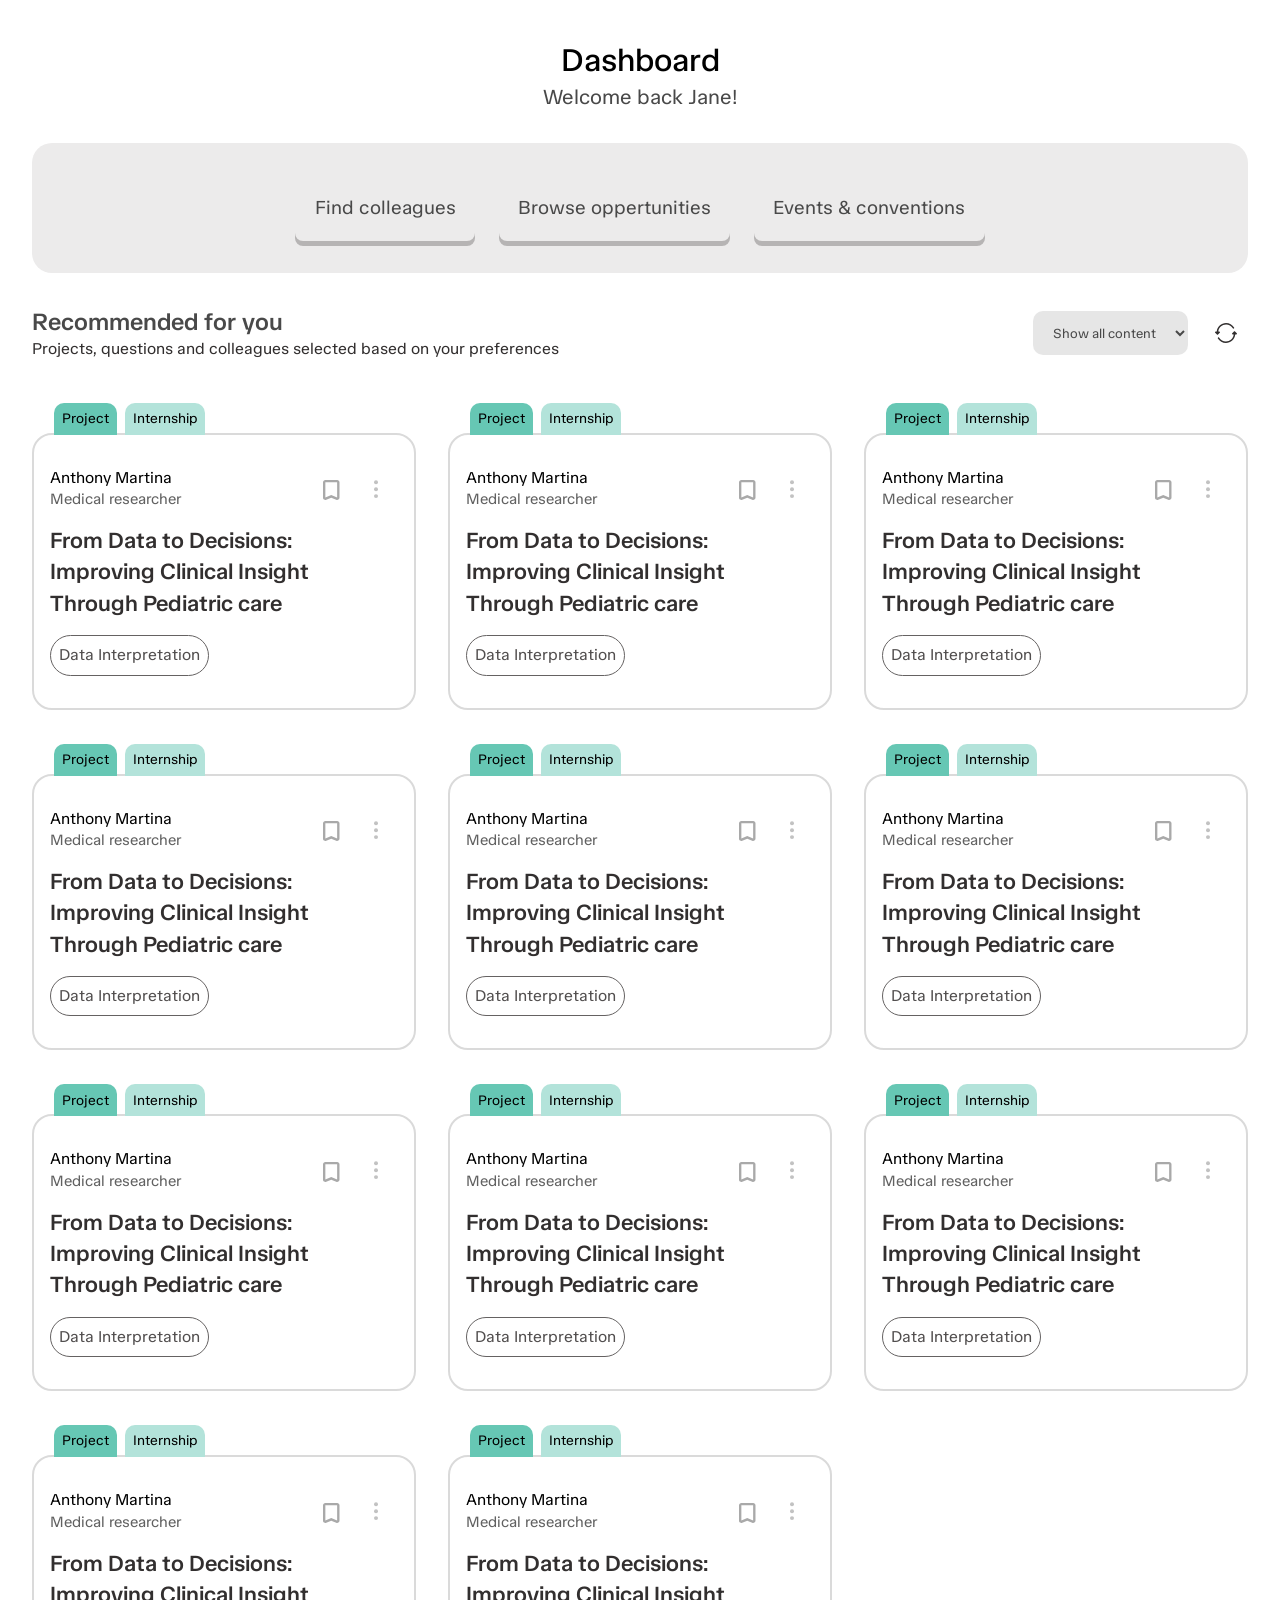
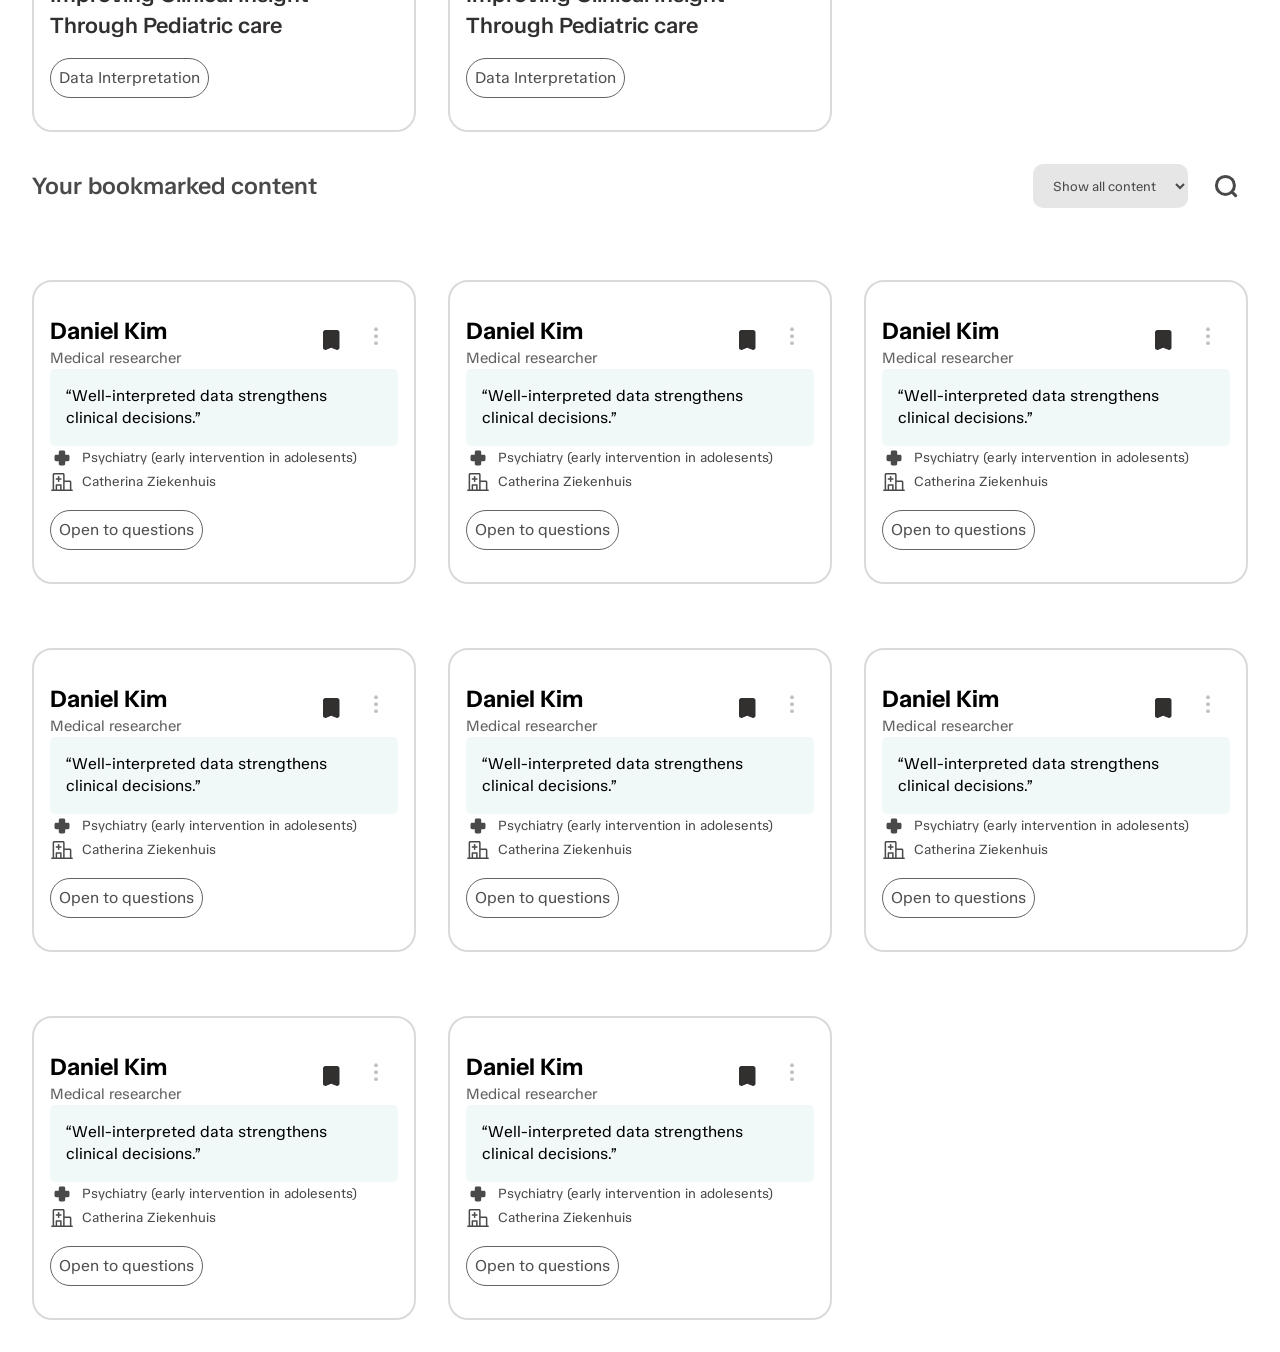
<file: index.html>
<!DOCTYPE html>
<html lang="en">
<head>
  <meta charset="UTF-8">
  <meta name="viewport" content="width=device-width, initial-scale=1.0">
  <meta name="description" content="PediaConnect is a site for connecting">
  <meta name="color-scheme" content="light dark">
  <link rel="preconnect" href="https://fonts.googleapis.com">
  <link rel="preconnect" href="https://fonts.gstatic.com" crossorigin>
  <link href="https://fonts.googleapis.com/css2?family=TASA+Orbiter:wght@400..800&display=swap" rel="stylesheet">
  <link rel="stylesheet" href="https://toonicwesley.github.io/look-and-feel-styleguide/styleguide-pediaconnect.css">
  <link rel="stylesheet" href="./styles/variables.css">
  <link rel="stylesheet" href="./styles/style.css">
  <title>PediaConnect | Dashboard</title>
</head>
<body>
  <header class="mobile-page-header">
    <a href="./index.html">
      <picture>
        <source srcset="./assets/images/logo.avif" type="image/avif">
        <source srcset="./assets/images/logo.webp" type="image/webp">
        <img class="logo" src="./assets/images/logo.png" alt="PediaConnect Logo" height="75">
      </picture>
    </a>
    <h1>Dashboard</h1>
    <button type="button" class="menu-btn" popovertarget="headerpopup">
      <span class="visually-hidden">open navigation menu</span>
      <svg width="44" height="44" viewBox="0 0 44 44" fill="none" xmlns="http://www.w3.org/2000/svg">
        <path d="M29.0584 26.8529C29.3983 26.8531 29.7251 26.984 29.9711 27.2186C30.2171 27.4532 30.3634 27.7734 30.3797 28.1129C30.396 28.4524 30.2811 28.7851 30.0588 29.0422C29.8365 29.2993 29.5237 29.461 29.1854 29.4938L29.0584 29.5H14.9407C14.6008 29.4998 14.274 29.3689 14.028 29.1343C13.782 28.8998 13.6357 28.5796 13.6194 28.2401C13.603 27.9006 13.7179 27.5678 13.9403 27.3107C14.1626 27.0536 14.4753 26.8919 14.8137 26.8591L14.9407 26.8529H29.0584ZM29.0584 20.6765C29.4094 20.6765 29.746 20.8159 29.9942 21.0641C30.2425 21.3123 30.3819 21.649 30.3819 22C30.3819 22.351 30.2425 22.6877 29.9942 22.9359C29.746 23.1841 29.4094 23.3235 29.0584 23.3235H14.9407C14.5897 23.3235 14.2531 23.1841 14.0048 22.9359C13.7566 22.6877 13.6172 22.351 13.6172 22C13.6172 21.649 13.7566 21.3123 14.0048 21.0641C14.2531 20.8159 14.5897 20.6765 14.9407 20.6765H29.0584ZM29.0584 14.5C29.4094 14.5 29.746 14.6394 29.9942 14.8877C30.2425 15.1359 30.3819 15.4725 30.3819 15.8235C30.3819 16.1746 30.2425 16.5112 29.9942 16.7594C29.746 17.0076 29.4094 17.1471 29.0584 17.1471H14.9407C14.5897 17.1471 14.2531 17.0076 14.0048 16.7594C13.7566 16.5112 13.6172 16.1746 13.6172 15.8235C13.6172 15.4725 13.7566 15.1359 14.0048 14.8877C14.2531 14.6394 14.5897 14.5 14.9407 14.5H29.0584Z" fill="#322F2F"/>
      </svg>
    </button>

    <dialog popover id="headerpopup">
      <button type="button" popovertarget="headerpopup" popovertargetaction="hide">
        <svg width="44" height="44" viewBox="0 0 44 44" fill="none" xmlns="http://www.w3.org/2000/svg">
          <path d="M29.5 14.5L14.5 29.5M14.5 14.5L29.5 29.5" stroke="#616161" stroke-width="4.125" stroke-linecap="round" stroke-linejoin="round"/>
        </svg>
      </button>

      <nav>
        <a href="#">
          Oppertunities
          <svg aria-hidden="true" width="44" height="44" viewBox="0 0 44 44" fill="none" xmlns="http://www.w3.org/2000/svg">
            <path d="M34.0664 14.876L31.3164 16.376M31.3164 21.5967L33.8145 22.4717M27.5664 11.4717L26.9336 13.9717M21.1834 16.0654C16.7739 19.9144 12.0264 24.7554 10.3399 26.5004C9.94489 26.9089 9.81889 27.5044 10.0464 28.0244C10.1704 28.3069 10.3169 28.6154 10.4684 28.8779C10.6199 29.1404 10.8139 29.4214 10.9969 29.6699C11.3329 30.1274 11.9119 30.3154 12.4629 30.1779C14.8174 29.5894 21.3839 27.8989 26.9219 26.0049" stroke="#616161" stroke-width="2.5" stroke-linecap="round" stroke-linejoin="round"/>
            <path d="M18.5832 18.4479C18.5832 18.4479 19.6287 19.4939 21.4012 22.5639C23.1737 25.6339 23.5567 27.0624 23.5567 27.0624M19.1252 28.5299L19.4222 29.6389C19.5002 29.9301 19.5201 30.2338 19.4808 30.5327C19.4414 30.8316 19.3435 31.1198 19.1928 31.3809C19.042 31.6419 18.8413 31.8707 18.6021 32.0543C18.3629 32.2378 18.0899 32.3724 17.7987 32.4504C17.5075 32.5284 17.2038 32.5483 16.9049 32.5089C16.606 32.4695 16.3178 32.3717 16.0567 32.2209C15.7957 32.0701 15.5669 31.8694 15.3833 31.6303C15.1998 31.3911 15.0652 31.1181 14.9872 30.8269L14.7402 29.9029M20.8002 15.4014C20.8002 15.4014 21.9987 16.7119 24.3832 20.8424C26.7677 24.9729 27.3037 26.6659 27.3037 26.6659" stroke="#616161" stroke-width="2.5" stroke-linecap="round" stroke-linejoin="round"/>
          </svg>
        </a>
        <a href="#">
          Events & Conventions
          <svg aria-hidden="true" width="44" height="44" viewBox="0 0 44 44" fill="none" xmlns="http://www.w3.org/2000/svg">
            <path d="M29 14H27V13C27 12.7348 26.8946 12.4804 26.7071 12.2929C26.5196 12.1054 26.2652 12 26 12C25.7348 12 25.4804 12.1054 25.2929 12.2929C25.1054 12.4804 25 12.7348 25 13V14H19V13C19 12.7348 18.8946 12.4804 18.7071 12.2929C18.5196 12.1054 18.2652 12 18 12C17.7348 12 17.4804 12.1054 17.2929 12.2929C17.1054 12.4804 17 12.7348 17 13V14H15C14.2044 14 13.4413 14.3161 12.8787 14.8787C12.3161 15.4413 12 16.2044 12 17V29C12 29.7957 12.3161 30.5587 12.8787 31.1213C13.4413 31.6839 14.2044 32 15 32H29C29.7957 32 30.5587 31.6839 31.1213 31.1213C31.6839 30.5587 32 29.7957 32 29V17C32 16.2044 31.6839 15.4413 31.1213 14.8787C30.5587 14.3161 29.7957 14 29 14ZM30 29C30 29.2652 29.8946 29.5196 29.7071 29.7071C29.5196 29.8946 29.2652 30 29 30H15C14.7348 30 14.4804 29.8946 14.2929 29.7071C14.1054 29.5196 14 29.2652 14 29V22H30V29ZM30 20H14V17C14 16.7348 14.1054 16.4804 14.2929 16.2929C14.4804 16.1054 14.7348 16 15 16H17V17C17 17.2652 17.1054 17.5196 17.2929 17.7071C17.4804 17.8946 17.7348 18 18 18C18.2652 18 18.5196 17.8946 18.7071 17.7071C18.8946 17.5196 19 17.2652 19 17V16H25V17C25 17.2652 25.1054 17.5196 25.2929 17.7071C25.4804 17.8946 25.7348 18 26 18C26.2652 18 26.5196 17.8946 26.7071 17.7071C26.8946 17.5196 27 17.2652 27 17V16H29C29.2652 16 29.5196 16.1054 29.7071 16.2929C29.8946 16.4804 30 16.7348 30 17V20Z" fill="#616161"/>
          </svg>
        </a>
        <a href="#">
          Colleagues
          <svg aria-hidden="true" width="44" height="44" viewBox="0 0 44 44" fill="none" xmlns="http://www.w3.org/2000/svg">
            <mask id="path-2-outside-1_7325_12" maskUnits="userSpaceOnUse" x="8.5" y="11.625" width="27" height="21" fill="black">
              <rect fill="white" x="8.5" y="11.625" width="27" height="21"/>
              <path d="M32.083 17.8984C32.4492 18.1019 32.7829 18.3501 33.084 18.6431C33.3851 18.936 33.6374 19.2616 33.8408 19.6196C34.0443 19.9777 34.207 20.3561 34.3291 20.7549C34.4512 21.1536 34.5081 21.5687 34.5 22H32.9375C32.9375 21.5768 32.8561 21.174 32.6934 20.7915C32.5306 20.409 32.3068 20.0794 32.022 19.8027C31.7371 19.526 31.4035 19.3022 31.021 19.1313C30.6385 18.9604 30.2357 18.875 29.8125 18.875C29.3812 18.875 28.9784 18.9564 28.604 19.1191C28.2297 19.2819 27.9001 19.5057 27.6152 19.7905C27.3304 20.0754 27.1066 20.409 26.9438 20.7915C26.7811 21.174 26.6956 21.5768 26.6875 22C26.6875 22.7406 26.5207 23.4445 26.187 24.1118C25.8534 24.7791 25.3854 25.3325 24.7832 25.772C25.3122 26.0405 25.7882 26.3701 26.2114 26.7607C26.6346 27.1514 27.0008 27.5908 27.3101 28.0791C27.6193 28.5674 27.8512 29.0882 28.0059 29.6416C28.1605 30.195 28.2419 30.7728 28.25 31.375H26.6875C26.6875 30.7321 26.5654 30.1258 26.3213 29.5562C26.0771 28.9865 25.7394 28.4901 25.3081 28.0669C24.8768 27.6437 24.3804 27.3101 23.8188 27.0659C23.2573 26.8218 22.651 26.6956 22 26.6875C21.3571 26.6875 20.7508 26.8096 20.1812 27.0537C19.6115 27.2979 19.1151 27.6356 18.6919 28.0669C18.2687 28.4982 17.9351 28.9946 17.6909 29.5562C17.4468 30.1177 17.3206 30.724 17.3125 31.375H15.75C15.75 30.7809 15.8314 30.2072 15.9941 29.6538C16.1569 29.1004 16.3888 28.5796 16.6899 28.0913C16.991 27.603 17.3532 27.1636 17.7764 26.7729C18.1995 26.3823 18.6797 26.0487 19.2168 25.772C18.6227 25.3325 18.1589 24.7791 17.8252 24.1118C17.4915 23.4445 17.3206 22.7406 17.3125 22C17.3125 21.5768 17.2311 21.174 17.0684 20.7915C16.9056 20.409 16.6818 20.0794 16.397 19.8027C16.1121 19.526 15.7785 19.3022 15.396 19.1313C15.0135 18.9604 14.6107 18.875 14.1875 18.875C13.7562 18.875 13.3534 18.9564 12.979 19.1191C12.6047 19.2819 12.2751 19.5057 11.9902 19.7905C11.7054 20.0754 11.4816 20.409 11.3188 20.7915C11.1561 21.174 11.0706 21.5768 11.0625 22H9.5C9.5 21.5768 9.55697 21.1659 9.6709 20.7671C9.78483 20.3683 9.94352 19.9899 10.147 19.6318C10.3504 19.2738 10.6068 18.9482 10.916 18.6553C11.2253 18.3623 11.5589 18.11 11.917 17.8984C11.6484 17.6136 11.4409 17.284 11.2944 16.9097C11.1479 16.5353 11.0706 16.1488 11.0625 15.75C11.0625 15.3268 11.1439 14.924 11.3066 14.5415C11.4694 14.159 11.6932 13.8294 11.978 13.5527C12.2629 13.276 12.5924 13.0522 12.9668 12.8813C13.3411 12.7104 13.748 12.625 14.1875 12.625C14.6107 12.625 15.0135 12.7064 15.396 12.8691C15.7785 13.0319 16.1081 13.2557 16.3848 13.5405C16.6615 13.8254 16.8853 14.159 17.0562 14.5415C17.2271 14.924 17.3125 15.3268 17.3125 15.75C17.3125 16.1488 17.2393 16.5353 17.0928 16.9097C16.9463 17.284 16.7347 17.6136 16.458 17.8984C17.1253 18.2646 17.6706 18.7692 18.0938 19.4121C18.5332 18.7611 19.0947 18.2484 19.7783 17.874C20.4619 17.4997 21.2025 17.3125 22 17.3125C22.7894 17.3125 23.5259 17.4997 24.2095 17.874C24.8931 18.2484 25.4587 18.7611 25.9062 19.4121C26.3294 18.7692 26.8747 18.2646 27.542 17.8984C27.2734 17.6136 27.0659 17.284 26.9194 16.9097C26.7729 16.5353 26.6956 16.1488 26.6875 15.75C26.6875 15.3268 26.7689 14.924 26.9316 14.5415C27.0944 14.159 27.3182 13.8294 27.603 13.5527C27.8879 13.276 28.2174 13.0522 28.5918 12.8813C28.9661 12.7104 29.373 12.625 29.8125 12.625C30.2357 12.625 30.6385 12.7064 31.021 12.8691C31.4035 13.0319 31.7331 13.2557 32.0098 13.5405C32.2865 13.8254 32.5103 14.159 32.6812 14.5415C32.8521 14.924 32.9375 15.3268 32.9375 15.75C32.9375 16.1488 32.8643 16.5353 32.7178 16.9097C32.5713 17.284 32.3597 17.6136 32.083 17.8984ZM12.625 15.75C12.625 15.9697 12.6657 16.1732 12.7471 16.3604C12.8285 16.5475 12.9383 16.7103 13.0767 16.8486C13.215 16.987 13.3818 17.1009 13.5771 17.1904C13.7725 17.2799 13.9759 17.3206 14.1875 17.3125C14.4072 17.3125 14.6107 17.2718 14.7979 17.1904C14.985 17.109 15.1478 16.9992 15.2861 16.8608C15.4245 16.7225 15.5384 16.5557 15.6279 16.3604C15.7174 16.165 15.7581 15.9616 15.75 15.75C15.75 15.5303 15.7093 15.3268 15.6279 15.1396C15.5465 14.9525 15.4367 14.7897 15.2983 14.6514C15.16 14.513 14.9932 14.3991 14.7979 14.3096C14.6025 14.2201 14.3991 14.1794 14.1875 14.1875C13.9678 14.1875 13.7643 14.2282 13.5771 14.3096C13.39 14.391 13.2272 14.5008 13.0889 14.6392C12.9505 14.7775 12.8366 14.9443 12.7471 15.1396C12.6576 15.335 12.6169 15.5384 12.625 15.75ZM22 25.125C22.4232 25.125 22.826 25.0436 23.2085 24.8809C23.591 24.7181 23.9206 24.4943 24.1973 24.2095C24.474 23.9246 24.6978 23.5951 24.8687 23.2207C25.0396 22.8464 25.125 22.4395 25.125 22C25.125 21.5768 25.0436 21.174 24.8809 20.7915C24.7181 20.409 24.4943 20.0794 24.2095 19.8027C23.9246 19.526 23.591 19.3022 23.2085 19.1313C22.826 18.9604 22.4232 18.875 22 18.875C21.5687 18.875 21.1659 18.9564 20.7915 19.1191C20.4172 19.2819 20.0876 19.5057 19.8027 19.7905C19.5179 20.0754 19.2941 20.409 19.1313 20.7915C18.9686 21.174 18.8831 21.5768 18.875 22C18.875 22.4313 18.9564 22.8341 19.1191 23.2085C19.2819 23.5828 19.5057 23.9124 19.7905 24.1973C20.0754 24.4821 20.4049 24.7059 20.7793 24.8687C21.1536 25.0314 21.5605 25.1169 22 25.125ZM28.25 15.75C28.25 15.9697 28.2907 16.1732 28.3721 16.3604C28.4535 16.5475 28.5633 16.7103 28.7017 16.8486C28.84 16.987 29.0068 17.1009 29.2021 17.1904C29.3975 17.2799 29.6009 17.3206 29.8125 17.3125C30.0322 17.3125 30.2357 17.2718 30.4229 17.1904C30.61 17.109 30.7728 16.9992 30.9111 16.8608C31.0495 16.7225 31.1634 16.5557 31.2529 16.3604C31.3424 16.165 31.3831 15.9616 31.375 15.75C31.375 15.5303 31.3343 15.3268 31.2529 15.1396C31.1715 14.9525 31.0617 14.7897 30.9233 14.6514C30.785 14.513 30.6182 14.3991 30.4229 14.3096C30.2275 14.2201 30.0241 14.1794 29.8125 14.1875C29.5928 14.1875 29.3893 14.2282 29.2021 14.3096C29.015 14.391 28.8522 14.5008 28.7139 14.6392C28.5755 14.7775 28.4616 14.9443 28.3721 15.1396C28.2826 15.335 28.2419 15.5384 28.25 15.75Z"/>
            </mask>
            <path d="M32.083 17.8984C32.4492 18.1019 32.7829 18.3501 33.084 18.6431C33.3851 18.936 33.6374 19.2616 33.8408 19.6196C34.0443 19.9777 34.207 20.3561 34.3291 20.7549C34.4512 21.1536 34.5081 21.5687 34.5 22H32.9375C32.9375 21.5768 32.8561 21.174 32.6934 20.7915C32.5306 20.409 32.3068 20.0794 32.022 19.8027C31.7371 19.526 31.4035 19.3022 31.021 19.1313C30.6385 18.9604 30.2357 18.875 29.8125 18.875C29.3812 18.875 28.9784 18.9564 28.604 19.1191C28.2297 19.2819 27.9001 19.5057 27.6152 19.7905C27.3304 20.0754 27.1066 20.409 26.9438 20.7915C26.7811 21.174 26.6956 21.5768 26.6875 22C26.6875 22.7406 26.5207 23.4445 26.187 24.1118C25.8534 24.7791 25.3854 25.3325 24.7832 25.772C25.3122 26.0405 25.7882 26.3701 26.2114 26.7607C26.6346 27.1514 27.0008 27.5908 27.3101 28.0791C27.6193 28.5674 27.8512 29.0882 28.0059 29.6416C28.1605 30.195 28.2419 30.7728 28.25 31.375H26.6875C26.6875 30.7321 26.5654 30.1258 26.3213 29.5562C26.0771 28.9865 25.7394 28.4901 25.3081 28.0669C24.8768 27.6437 24.3804 27.3101 23.8188 27.0659C23.2573 26.8218 22.651 26.6956 22 26.6875C21.3571 26.6875 20.7508 26.8096 20.1812 27.0537C19.6115 27.2979 19.1151 27.6356 18.6919 28.0669C18.2687 28.4982 17.9351 28.9946 17.6909 29.5562C17.4468 30.1177 17.3206 30.724 17.3125 31.375H15.75C15.75 30.7809 15.8314 30.2072 15.9941 29.6538C16.1569 29.1004 16.3888 28.5796 16.6899 28.0913C16.991 27.603 17.3532 27.1636 17.7764 26.7729C18.1995 26.3823 18.6797 26.0487 19.2168 25.772C18.6227 25.3325 18.1589 24.7791 17.8252 24.1118C17.4915 23.4445 17.3206 22.7406 17.3125 22C17.3125 21.5768 17.2311 21.174 17.0684 20.7915C16.9056 20.409 16.6818 20.0794 16.397 19.8027C16.1121 19.526 15.7785 19.3022 15.396 19.1313C15.0135 18.9604 14.6107 18.875 14.1875 18.875C13.7562 18.875 13.3534 18.9564 12.979 19.1191C12.6047 19.2819 12.2751 19.5057 11.9902 19.7905C11.7054 20.0754 11.4816 20.409 11.3188 20.7915C11.1561 21.174 11.0706 21.5768 11.0625 22H9.5C9.5 21.5768 9.55697 21.1659 9.6709 20.7671C9.78483 20.3683 9.94352 19.9899 10.147 19.6318C10.3504 19.2738 10.6068 18.9482 10.916 18.6553C11.2253 18.3623 11.5589 18.11 11.917 17.8984C11.6484 17.6136 11.4409 17.284 11.2944 16.9097C11.1479 16.5353 11.0706 16.1488 11.0625 15.75C11.0625 15.3268 11.1439 14.924 11.3066 14.5415C11.4694 14.159 11.6932 13.8294 11.978 13.5527C12.2629 13.276 12.5924 13.0522 12.9668 12.8813C13.3411 12.7104 13.748 12.625 14.1875 12.625C14.6107 12.625 15.0135 12.7064 15.396 12.8691C15.7785 13.0319 16.1081 13.2557 16.3848 13.5405C16.6615 13.8254 16.8853 14.159 17.0562 14.5415C17.2271 14.924 17.3125 15.3268 17.3125 15.75C17.3125 16.1488 17.2393 16.5353 17.0928 16.9097C16.9463 17.284 16.7347 17.6136 16.458 17.8984C17.1253 18.2646 17.6706 18.7692 18.0938 19.4121C18.5332 18.7611 19.0947 18.2484 19.7783 17.874C20.4619 17.4997 21.2025 17.3125 22 17.3125C22.7894 17.3125 23.5259 17.4997 24.2095 17.874C24.8931 18.2484 25.4587 18.7611 25.9062 19.4121C26.3294 18.7692 26.8747 18.2646 27.542 17.8984C27.2734 17.6136 27.0659 17.284 26.9194 16.9097C26.7729 16.5353 26.6956 16.1488 26.6875 15.75C26.6875 15.3268 26.7689 14.924 26.9316 14.5415C27.0944 14.159 27.3182 13.8294 27.603 13.5527C27.8879 13.276 28.2174 13.0522 28.5918 12.8813C28.9661 12.7104 29.373 12.625 29.8125 12.625C30.2357 12.625 30.6385 12.7064 31.021 12.8691C31.4035 13.0319 31.7331 13.2557 32.0098 13.5405C32.2865 13.8254 32.5103 14.159 32.6812 14.5415C32.8521 14.924 32.9375 15.3268 32.9375 15.75C32.9375 16.1488 32.8643 16.5353 32.7178 16.9097C32.5713 17.284 32.3597 17.6136 32.083 17.8984ZM12.625 15.75C12.625 15.9697 12.6657 16.1732 12.7471 16.3604C12.8285 16.5475 12.9383 16.7103 13.0767 16.8486C13.215 16.987 13.3818 17.1009 13.5771 17.1904C13.7725 17.2799 13.9759 17.3206 14.1875 17.3125C14.4072 17.3125 14.6107 17.2718 14.7979 17.1904C14.985 17.109 15.1478 16.9992 15.2861 16.8608C15.4245 16.7225 15.5384 16.5557 15.6279 16.3604C15.7174 16.165 15.7581 15.9616 15.75 15.75C15.75 15.5303 15.7093 15.3268 15.6279 15.1396C15.5465 14.9525 15.4367 14.7897 15.2983 14.6514C15.16 14.513 14.9932 14.3991 14.7979 14.3096C14.6025 14.2201 14.3991 14.1794 14.1875 14.1875C13.9678 14.1875 13.7643 14.2282 13.5771 14.3096C13.39 14.391 13.2272 14.5008 13.0889 14.6392C12.9505 14.7775 12.8366 14.9443 12.7471 15.1396C12.6576 15.335 12.6169 15.5384 12.625 15.75ZM22 25.125C22.4232 25.125 22.826 25.0436 23.2085 24.8809C23.591 24.7181 23.9206 24.4943 24.1973 24.2095C24.474 23.9246 24.6978 23.5951 24.8687 23.2207C25.0396 22.8464 25.125 22.4395 25.125 22C25.125 21.5768 25.0436 21.174 24.8809 20.7915C24.7181 20.409 24.4943 20.0794 24.2095 19.8027C23.9246 19.526 23.591 19.3022 23.2085 19.1313C22.826 18.9604 22.4232 18.875 22 18.875C21.5687 18.875 21.1659 18.9564 20.7915 19.1191C20.4172 19.2819 20.0876 19.5057 19.8027 19.7905C19.5179 20.0754 19.2941 20.409 19.1313 20.7915C18.9686 21.174 18.8831 21.5768 18.875 22C18.875 22.4313 18.9564 22.8341 19.1191 23.2085C19.2819 23.5828 19.5057 23.9124 19.7905 24.1973C20.0754 24.4821 20.4049 24.7059 20.7793 24.8687C21.1536 25.0314 21.5605 25.1169 22 25.125ZM28.25 15.75C28.25 15.9697 28.2907 16.1732 28.3721 16.3604C28.4535 16.5475 28.5633 16.7103 28.7017 16.8486C28.84 16.987 29.0068 17.1009 29.2021 17.1904C29.3975 17.2799 29.6009 17.3206 29.8125 17.3125C30.0322 17.3125 30.2357 17.2718 30.4229 17.1904C30.61 17.109 30.7728 16.9992 30.9111 16.8608C31.0495 16.7225 31.1634 16.5557 31.2529 16.3604C31.3424 16.165 31.3831 15.9616 31.375 15.75C31.375 15.5303 31.3343 15.3268 31.2529 15.1396C31.1715 14.9525 31.0617 14.7897 30.9233 14.6514C30.785 14.513 30.6182 14.3991 30.4229 14.3096C30.2275 14.2201 30.0241 14.1794 29.8125 14.1875C29.5928 14.1875 29.3893 14.2282 29.2021 14.3096C29.015 14.391 28.8522 14.5008 28.7139 14.6392C28.5755 14.7775 28.4616 14.9443 28.3721 15.1396C28.2826 15.335 28.2419 15.5384 28.25 15.75Z" fill="#616161"/>
            <path d="M32.083 17.8984C32.4492 18.1019 32.7829 18.3501 33.084 18.6431C33.3851 18.936 33.6374 19.2616 33.8408 19.6196C34.0443 19.9777 34.207 20.3561 34.3291 20.7549C34.4512 21.1536 34.5081 21.5687 34.5 22H32.9375C32.9375 21.5768 32.8561 21.174 32.6934 20.7915C32.5306 20.409 32.3068 20.0794 32.022 19.8027C31.7371 19.526 31.4035 19.3022 31.021 19.1313C30.6385 18.9604 30.2357 18.875 29.8125 18.875C29.3812 18.875 28.9784 18.9564 28.604 19.1191C28.2297 19.2819 27.9001 19.5057 27.6152 19.7905C27.3304 20.0754 27.1066 20.409 26.9438 20.7915C26.7811 21.174 26.6956 21.5768 26.6875 22C26.6875 22.7406 26.5207 23.4445 26.187 24.1118C25.8534 24.7791 25.3854 25.3325 24.7832 25.772C25.3122 26.0405 25.7882 26.3701 26.2114 26.7607C26.6346 27.1514 27.0008 27.5908 27.3101 28.0791C27.6193 28.5674 27.8512 29.0882 28.0059 29.6416C28.1605 30.195 28.2419 30.7728 28.25 31.375H26.6875C26.6875 30.7321 26.5654 30.1258 26.3213 29.5562C26.0771 28.9865 25.7394 28.4901 25.3081 28.0669C24.8768 27.6437 24.3804 27.3101 23.8188 27.0659C23.2573 26.8218 22.651 26.6956 22 26.6875C21.3571 26.6875 20.7508 26.8096 20.1812 27.0537C19.6115 27.2979 19.1151 27.6356 18.6919 28.0669C18.2687 28.4982 17.9351 28.9946 17.6909 29.5562C17.4468 30.1177 17.3206 30.724 17.3125 31.375H15.75C15.75 30.7809 15.8314 30.2072 15.9941 29.6538C16.1569 29.1004 16.3888 28.5796 16.6899 28.0913C16.991 27.603 17.3532 27.1636 17.7764 26.7729C18.1995 26.3823 18.6797 26.0487 19.2168 25.772C18.6227 25.3325 18.1589 24.7791 17.8252 24.1118C17.4915 23.4445 17.3206 22.7406 17.3125 22C17.3125 21.5768 17.2311 21.174 17.0684 20.7915C16.9056 20.409 16.6818 20.0794 16.397 19.8027C16.1121 19.526 15.7785 19.3022 15.396 19.1313C15.0135 18.9604 14.6107 18.875 14.1875 18.875C13.7562 18.875 13.3534 18.9564 12.979 19.1191C12.6047 19.2819 12.2751 19.5057 11.9902 19.7905C11.7054 20.0754 11.4816 20.409 11.3188 20.7915C11.1561 21.174 11.0706 21.5768 11.0625 22H9.5C9.5 21.5768 9.55697 21.1659 9.6709 20.7671C9.78483 20.3683 9.94352 19.9899 10.147 19.6318C10.3504 19.2738 10.6068 18.9482 10.916 18.6553C11.2253 18.3623 11.5589 18.11 11.917 17.8984C11.6484 17.6136 11.4409 17.284 11.2944 16.9097C11.1479 16.5353 11.0706 16.1488 11.0625 15.75C11.0625 15.3268 11.1439 14.924 11.3066 14.5415C11.4694 14.159 11.6932 13.8294 11.978 13.5527C12.2629 13.276 12.5924 13.0522 12.9668 12.8813C13.3411 12.7104 13.748 12.625 14.1875 12.625C14.6107 12.625 15.0135 12.7064 15.396 12.8691C15.7785 13.0319 16.1081 13.2557 16.3848 13.5405C16.6615 13.8254 16.8853 14.159 17.0562 14.5415C17.2271 14.924 17.3125 15.3268 17.3125 15.75C17.3125 16.1488 17.2393 16.5353 17.0928 16.9097C16.9463 17.284 16.7347 17.6136 16.458 17.8984C17.1253 18.2646 17.6706 18.7692 18.0938 19.4121C18.5332 18.7611 19.0947 18.2484 19.7783 17.874C20.4619 17.4997 21.2025 17.3125 22 17.3125C22.7894 17.3125 23.5259 17.4997 24.2095 17.874C24.8931 18.2484 25.4587 18.7611 25.9062 19.4121C26.3294 18.7692 26.8747 18.2646 27.542 17.8984C27.2734 17.6136 27.0659 17.284 26.9194 16.9097C26.7729 16.5353 26.6956 16.1488 26.6875 15.75C26.6875 15.3268 26.7689 14.924 26.9316 14.5415C27.0944 14.159 27.3182 13.8294 27.603 13.5527C27.8879 13.276 28.2174 13.0522 28.5918 12.8813C28.9661 12.7104 29.373 12.625 29.8125 12.625C30.2357 12.625 30.6385 12.7064 31.021 12.8691C31.4035 13.0319 31.7331 13.2557 32.0098 13.5405C32.2865 13.8254 32.5103 14.159 32.6812 14.5415C32.8521 14.924 32.9375 15.3268 32.9375 15.75C32.9375 16.1488 32.8643 16.5353 32.7178 16.9097C32.5713 17.284 32.3597 17.6136 32.083 17.8984ZM12.625 15.75C12.625 15.9697 12.6657 16.1732 12.7471 16.3604C12.8285 16.5475 12.9383 16.7103 13.0767 16.8486C13.215 16.987 13.3818 17.1009 13.5771 17.1904C13.7725 17.2799 13.9759 17.3206 14.1875 17.3125C14.4072 17.3125 14.6107 17.2718 14.7979 17.1904C14.985 17.109 15.1478 16.9992 15.2861 16.8608C15.4245 16.7225 15.5384 16.5557 15.6279 16.3604C15.7174 16.165 15.7581 15.9616 15.75 15.75C15.75 15.5303 15.7093 15.3268 15.6279 15.1396C15.5465 14.9525 15.4367 14.7897 15.2983 14.6514C15.16 14.513 14.9932 14.3991 14.7979 14.3096C14.6025 14.2201 14.3991 14.1794 14.1875 14.1875C13.9678 14.1875 13.7643 14.2282 13.5771 14.3096C13.39 14.391 13.2272 14.5008 13.0889 14.6392C12.9505 14.7775 12.8366 14.9443 12.7471 15.1396C12.6576 15.335 12.6169 15.5384 12.625 15.75ZM22 25.125C22.4232 25.125 22.826 25.0436 23.2085 24.8809C23.591 24.7181 23.9206 24.4943 24.1973 24.2095C24.474 23.9246 24.6978 23.5951 24.8687 23.2207C25.0396 22.8464 25.125 22.4395 25.125 22C25.125 21.5768 25.0436 21.174 24.8809 20.7915C24.7181 20.409 24.4943 20.0794 24.2095 19.8027C23.9246 19.526 23.591 19.3022 23.2085 19.1313C22.826 18.9604 22.4232 18.875 22 18.875C21.5687 18.875 21.1659 18.9564 20.7915 19.1191C20.4172 19.2819 20.0876 19.5057 19.8027 19.7905C19.5179 20.0754 19.2941 20.409 19.1313 20.7915C18.9686 21.174 18.8831 21.5768 18.875 22C18.875 22.4313 18.9564 22.8341 19.1191 23.2085C19.2819 23.5828 19.5057 23.9124 19.7905 24.1973C20.0754 24.4821 20.4049 24.7059 20.7793 24.8687C21.1536 25.0314 21.5605 25.1169 22 25.125ZM28.25 15.75C28.25 15.9697 28.2907 16.1732 28.3721 16.3604C28.4535 16.5475 28.5633 16.7103 28.7017 16.8486C28.84 16.987 29.0068 17.1009 29.2021 17.1904C29.3975 17.2799 29.6009 17.3206 29.8125 17.3125C30.0322 17.3125 30.2357 17.2718 30.4229 17.1904C30.61 17.109 30.7728 16.9992 30.9111 16.8608C31.0495 16.7225 31.1634 16.5557 31.2529 16.3604C31.3424 16.165 31.3831 15.9616 31.375 15.75C31.375 15.5303 31.3343 15.3268 31.2529 15.1396C31.1715 14.9525 31.0617 14.7897 30.9233 14.6514C30.785 14.513 30.6182 14.3991 30.4229 14.3096C30.2275 14.2201 30.0241 14.1794 29.8125 14.1875C29.5928 14.1875 29.3893 14.2282 29.2021 14.3096C29.015 14.391 28.8522 14.5008 28.7139 14.6392C28.5755 14.7775 28.4616 14.9443 28.3721 15.1396C28.2826 15.335 28.2419 15.5384 28.25 15.75Z" stroke="#616161" stroke-linejoin="round" mask="url(#path-2-outside-1_7325_12)"/>
          </svg>
        </a>
      </nav>
    </dialog>
  </header>

  <main>
    <section class="dashboard-nav-section">
      <div>
        <h1>Dashboard</h1>
        <h2>Welcome back <span>jane</span>!</h2>
      </div>
      <nav>
        <a href="#">Find colleagues</a>
        <a href="#">Browse oppertunities</a>
        <a href="#">Events & conventions</a>
      </nav>
      <div class="separator"></div>
    </section>

    <section class="dashboard-section">
      <div class="top-wrapper">
        <div>
          <h2>Recommended for you</h2>
          <p>Projects, questions and colleagues selected based on your preferences</p>
        </div>
        <div class="filter-wrapper">
          <label for="recommendedFilter" class="visually-hidden">Filter recommended content</label>
          <select name="filter" id="recommendedFilter">
            <option value="show-all-content">Show all content</option>
            <option value="colleagues">Colleagues</option>
            <option value="oppertunities">Opportunities</option>
            <option value="open-questions">Open questions</option>
            <option value="events">Events</option>
          </select>
          <div class="dropdown refresh-menu">
            <button type="button">
              <span class="visually-hidden">refresh your recommendations</span>
              <svg width="44" height="44" viewBox="0 0 44 44" fill="none" xmlns="http://www.w3.org/2000/svg">
                <path d="M22.0808 12.0236C17.1755 12.0236 13.144 15.7716 12.7511 20.5501H11.7678C11.6156 20.55 11.4669 20.5952 11.3405 20.6798C11.2141 20.7644 11.1156 20.8847 11.0577 21.0254C10.9998 21.1661 10.9851 21.3209 11.0153 21.47C11.0455 21.6191 11.1194 21.7558 11.2275 21.8629L12.9465 23.5676C13.0902 23.71 13.2844 23.79 13.4868 23.79C13.6892 23.79 13.8833 23.71 14.0271 23.5676L15.7461 21.8629C15.8542 21.7558 15.9281 21.6191 15.9583 21.47C15.9885 21.3209 15.9737 21.1661 15.9158 21.0254C15.8579 20.8847 15.7595 20.7644 15.6331 20.6798C15.5067 20.5952 15.3579 20.55 15.2058 20.5501H14.2921C14.6809 16.6301 18.0145 13.5584 22.0808 13.5584C23.4215 13.5558 24.7404 13.8971 25.9114 14.5498C27.0825 15.2024 28.0666 16.1445 28.7696 17.286C28.8211 17.3746 28.8897 17.452 28.9715 17.5136C29.0534 17.5752 29.1467 17.6198 29.246 17.6448C29.3454 17.6698 29.4487 17.6747 29.5499 17.6591C29.6512 17.6435 29.7483 17.6078 29.8355 17.5541C29.9227 17.5005 29.9983 17.4298 30.0579 17.3465C30.1174 17.2631 30.1596 17.1687 30.182 17.0687C30.2045 16.9688 30.2067 16.8653 30.1885 16.7645C30.1703 16.6637 30.1322 16.5676 30.0763 16.4817C29.236 15.1172 28.0599 13.9909 26.6603 13.2104C25.2607 12.4299 23.6833 12.0213 22.0808 12.0236ZM31.0463 20.4314C30.9027 20.2895 30.7089 20.21 30.5071 20.21C30.3052 20.21 30.1115 20.2895 29.9678 20.4314L28.2416 22.1361C28.1332 22.243 28.0591 22.3797 28.0286 22.5289C27.9981 22.6781 28.0127 22.833 28.0706 22.9739C28.1284 23.1147 28.2268 23.2352 28.3533 23.32C28.4798 23.4047 28.6286 23.45 28.7809 23.4499H29.7008C29.3099 27.3688 25.965 30.4416 21.8793 30.4416C20.5344 30.445 19.2111 30.1042 18.0352 29.4515C16.8594 28.7989 15.8702 27.8561 15.1618 26.7129C15.1089 26.6271 15.0395 26.5526 14.9578 26.4936C14.876 26.4346 14.7835 26.3923 14.6854 26.369C14.5873 26.3458 14.4856 26.3421 14.386 26.3582C14.2865 26.3743 14.1911 26.4098 14.1053 26.4628C13.9321 26.5697 13.8084 26.7411 13.7614 26.9392C13.7145 27.1373 13.7482 27.346 13.8552 27.5192C14.7011 28.8852 15.8826 30.0119 17.2871 30.7921C18.6917 31.5723 20.2726 31.98 21.8793 31.9764C26.7989 31.9764 30.8478 28.2314 31.2417 23.4499H32.2322C32.3845 23.45 32.5333 23.4047 32.6598 23.32C32.7863 23.2352 32.8847 23.1147 32.9425 22.9739C33.0003 22.833 33.0149 22.6781 32.9845 22.5289C32.954 22.3797 32.8799 22.243 32.7714 22.1361L31.0463 20.4314Z" fill="#322F2F"/>
              </svg>
            </button>
            <ul class="dropdown-content">
              <li>
                <button type="button">Refresh the suggestion</button>
              </li>
              <li>
                <button type="button">Change your preferences</button>
              </li>
            </ul>
          </div>
        </div>
      </div>
      
      <div class="recommendations-slider">
        <article class="card layout-1">
          <div class="tags">
            <span class="tag style-1">Project</span>
            <span class="tag style-2">Internship</span>
          </div>
          <a href="#" class="link-to-detail" target="_blank">
            <span class="visually-hidden">read more about this topic</span>
          </a>

          <header>
            <div class="wrapper">
              <h3>Anthony Martina</h3>
              <h4>Medical researcher</h4>
            </div>
            <button type="button">
              <span class="visually-hidden">save this recommendation</span>
              <svg width="45" height="44" viewBox="0 0 45 44" fill="none" xmlns="http://www.w3.org/2000/svg">
                <path d="M22.2455 29.6689L17.2982 31.7892C16.5129 32.1229 15.7669 32.0593 15.0601 31.5984C14.3534 31.1374 14 30.4844 14 29.6395V14.3559C14 13.708 14.2309 13.1536 14.6926 12.6926C15.1544 12.2317 15.7088 12.0008 16.3559 12H28.1351C28.783 12 29.3378 12.2309 29.7995 12.6926C30.2613 13.1544 30.4918 13.7088 30.491 14.3559V29.6395C30.491 30.4837 30.1376 31.1366 29.4309 31.5984C28.7241 32.0601 27.9781 32.1237 27.1928 31.7892L22.2455 29.6689ZM22.2455 27.0775L28.1351 29.61V14.3559H16.3559V29.61L22.2455 27.0775ZM22.2455 14.3559H16.3559H28.1351H22.2455Z" fill="#A9A9A9"/>
              </svg>
            </button>
            <div class="dropdown">
              <button type="button">
                <span class="visually-hidden">open more options menu</span>
                <svg width="44" height="44" viewBox="0 0 44 44" fill="none" xmlns="http://www.w3.org/2000/svg">
                  <circle cx="22" cy="15.125" r="2" fill="#C2C2C2"/>
                  <circle cx="22" cy="22.125" r="2" fill="#C2C2C2"/>
                  <ellipse cx="22" cy="29" rx="2" ry="1.875" fill="#C2C2C2"/>
                </svg>
              </button>
              <ul class="dropdown-content">
                <li>
                  <svg aria-hidden="true" width="20" height="22" viewBox="0 0 20 22" fill="none" xmlns="http://www.w3.org/2000/svg">
                    <path d="M10.5932 21.2579L10.5822 21.2599L10.5112 21.2949L10.4912 21.2989L10.4772 21.2949L10.4062 21.2599C10.3955 21.2566 10.3875 21.2583 10.3822 21.2649L10.3782 21.2749L10.3612 21.7029L10.3662 21.7229L10.3762 21.7359L10.4802 21.8099L10.4952 21.8139L10.5072 21.8099L10.6112 21.7359L10.6232 21.7199L10.6272 21.7029L10.6102 21.2759C10.6075 21.2653 10.6018 21.2593 10.5932 21.2579ZM10.8582 21.1449L10.8452 21.1469L10.6602 21.2399L10.6502 21.2499L10.6472 21.2609L10.6652 21.6909L10.6702 21.7029L10.6782 21.7099L10.8792 21.8029C10.8918 21.8063 10.9015 21.8036 10.9082 21.7949L10.9122 21.7809L10.8782 21.1669C10.8748 21.1549 10.8682 21.1476 10.8582 21.1449ZM10.1432 21.1469C10.1388 21.1443 10.1335 21.1434 10.1285 21.1445C10.1234 21.1456 10.119 21.1487 10.1162 21.1529L10.1102 21.1669L10.0762 21.7809C10.0768 21.7929 10.0825 21.8009 10.0932 21.8049L10.1082 21.8029L10.3092 21.7099L10.3192 21.7019L10.3232 21.6909L10.3402 21.2609L10.3372 21.2489L10.3272 21.2389L10.1432 21.1469Z" fill="#F2F2F2"/>
                    <path d="M10 0C15.523 0 20 4.477 20 10C20 15.523 15.523 20 10 20C4.477 20 0 15.523 0 10C0 4.477 4.477 0 10 0ZM10 2C7.87827 2 5.84344 2.84285 4.34315 4.34315C2.84285 5.84344 2 7.87827 2 10C2 12.1217 2.84285 14.1566 4.34315 15.6569C5.84344 17.1571 7.87827 18 10 18C12.1217 18 14.1566 17.1571 15.6569 15.6569C17.1571 14.1566 18 12.1217 18 10C18 7.87827 17.1571 5.84344 15.6569 4.34315C14.1566 2.84285 12.1217 2 10 2ZM10 14C10.2652 14 10.5196 14.1054 10.7071 14.2929C10.8946 14.4804 11 14.7348 11 15C11 15.2652 10.8946 15.5196 10.7071 15.7071C10.5196 15.8946 10.2652 16 10 16C9.73478 16 9.48043 15.8946 9.29289 15.7071C9.10536 15.5196 9 15.2652 9 15C9 14.7348 9.10536 14.4804 9.29289 14.2929C9.48043 14.1054 9.73478 14 10 14ZM10 4.5C10.8423 4.50003 11.6583 4.79335 12.3078 5.3296C12.9573 5.86585 13.3998 6.61154 13.5593 7.43858C13.7188 8.26562 13.5853 9.12239 13.1818 9.86171C12.7783 10.601 12.1299 11.1768 11.348 11.49C11.2322 11.5326 11.1278 11.6014 11.043 11.691C10.999 11.741 10.992 11.805 10.993 11.871L11 12C10.9997 12.2549 10.9021 12.5 10.7272 12.6854C10.5522 12.8707 10.313 12.9822 10.0586 12.9972C9.80416 13.0121 9.55362 12.9293 9.35817 12.7657C9.16271 12.6021 9.0371 12.3701 9.007 12.117L9 12V11.75C9 10.597 9.93 9.905 10.604 9.634C10.8783 9.52446 11.1176 9.34227 11.2962 9.10699C11.4748 8.87171 11.5859 8.59222 11.6176 8.29856C11.6493 8.00489 11.6004 7.70813 11.4762 7.44014C11.352 7.17215 11.1571 6.94307 10.9125 6.77748C10.6679 6.61189 10.3829 6.51606 10.0879 6.50027C9.79295 6.48448 9.49927 6.54934 9.23839 6.68787C8.97752 6.8264 8.75931 7.03338 8.60719 7.28658C8.45508 7.53978 8.37481 7.82962 8.375 8.125C8.375 8.39022 8.26964 8.64457 8.08211 8.83211C7.89457 9.01964 7.64022 9.125 7.375 9.125C7.10978 9.125 6.85543 9.01964 6.66789 8.83211C6.48036 8.64457 6.375 8.39022 6.375 8.125C6.375 7.16359 6.75692 6.24156 7.43674 5.56174C8.11656 4.88192 9.03859 4.5 10 4.5Z" fill="#F2F2F2"/>
                  </svg>
                  Why was this suggested?
                </li>
                <li>
                  <svg aria-hidden="true" width="24" height="24" viewBox="0 0 24 24" fill="none" xmlns="http://www.w3.org/2000/svg">
                    <path d="M10.2204 14.7004V18.3004C10.2204 19.0164 10.5048 19.7032 11.0112 20.2095C11.5175 20.7159 12.2043 21.0004 12.9204 21.0004L16.5204 12.9004V3.00036H6.06138C5.62729 2.99545 5.20604 3.14759 4.87527 3.42875C4.54449 3.70991 4.32647 4.10114 4.26138 4.53036L3.02038 12.6304C2.98123 12.8883 2.99863 13.1517 3.07138 13.4023C3.14413 13.6529 3.27049 13.8847 3.44171 14.0816C3.61293 14.2785 3.82491 14.4358 4.06297 14.5427C4.30103 14.6495 4.55947 14.7033 4.82038 14.7004H10.2204Z" stroke="#F2F2F2" stroke-width="2" stroke-linejoin="round"/>
                    <path d="M16.5195 3.00031H18.9225C19.4318 2.99152 19.9267 3.16993 20.3132 3.5017C20.6997 3.83348 20.951 4.29555 21.0195 4.80031V11.1003C20.878 12.1453 19.9765 13.0193 18.9225 13.0003H16.5195V3.00031Z" stroke="#F2F2F2" stroke-width="2" stroke-linejoin="round"/>
                  </svg>
                  Show less content from this user
                </li>
                <li>
                  <svg aria-hidden="true" width="24" height="24" viewBox="0 0 24 24" fill="none" xmlns="http://www.w3.org/2000/svg">
                    <path d="M13.7796 9.30001V5.70001C13.7796 4.98392 13.4952 4.29717 12.9888 3.79082C12.4825 3.28447 11.7957 3.00001 11.0796 3.00001L7.47962 11.1V21H17.9386C18.3727 21.0049 18.794 20.8528 19.1247 20.5716C19.4555 20.2905 19.6735 19.8992 19.7386 19.47L20.9796 11.37C21.0188 11.112 21.0014 10.8486 20.9286 10.598C20.8559 10.3474 20.7295 10.1157 20.5583 9.91877C20.3871 9.72187 20.1751 9.56455 19.937 9.4577C19.699 9.35086 19.4405 9.29705 19.1796 9.30001H13.7796Z" stroke="#F2F2F2" stroke-width="2" stroke-linejoin="round"/>
                    <path d="M7.48047 21.0001H5.07747C4.56816 21.0088 4.07334 20.8304 3.68682 20.4987C3.3003 20.1669 3.04896 19.7048 2.98047 19.2001V12.9001C3.12197 11.8551 4.02347 10.9811 5.07747 11.0001H7.48047V21.0001Z" stroke="#F2F2F2" stroke-width="2" stroke-linejoin="round"/>
                  </svg>
                  Show more content from this user
                </li>
                <li>
                  <svg aria-hidden="true" width="24" height="24" viewBox="0 0 24 24" fill="none" xmlns="http://www.w3.org/2000/svg">
                    <path d="M5.25 9.20312V14.7969L9.20312 18.75H14.7969L18.75 14.7969V9.20312L14.7969 5.25H9.20312L5.25 9.20312ZM11.999 14.9424C12.2368 14.9415 12.4481 15.0244 12.6152 15.1924C12.7817 15.3598 12.8651 15.5706 12.8652 15.8076C12.8652 16.0442 12.7823 16.2547 12.6162 16.4219V16.4229C12.4489 16.5901 12.2375 16.6729 12 16.6729H11.998C11.7626 16.671 11.5534 16.5885 11.3867 16.4238C11.2183 16.2573 11.1348 16.0455 11.1348 15.8076C11.1349 15.5699 11.2179 15.3583 11.3857 15.1914C11.5526 15.0255 11.7627 14.9433 11.999 14.9424ZM12.5 7.13379C12.638 7.13379 12.7499 7.24581 12.75 7.38379V13.4619C12.75 13.6 12.6381 13.7119 12.5 13.7119H11.5C11.3619 13.7119 11.25 13.6 11.25 13.4619V7.38379C11.2501 7.24581 11.362 7.13379 11.5 7.13379H12.5ZM20.25 15.3271C20.25 15.3933 20.2235 15.4571 20.1768 15.5039L15.5127 20.1768C15.4658 20.2236 15.4022 20.25 15.3359 20.25H8.67285C8.60668 20.25 8.54293 20.2235 8.49609 20.1768L3.82324 15.5127C3.77638 15.4658 3.75 15.4022 3.75 15.3359V8.67285C3.75004 8.60668 3.7765 8.54293 3.82324 8.49609L8.4873 3.82324L8.52539 3.79199C8.56615 3.76483 8.61436 3.75 8.66406 3.75H15.3271L15.376 3.75488C15.424 3.76447 15.4688 3.78817 15.5039 3.82324L20.1768 8.4873C20.2236 8.53418 20.25 8.59777 20.25 8.66406V15.3271Z" fill="#F2F2F2" stroke="#F2F2F2" stroke-width="0.5" stroke-linejoin="round"/>
                  </svg>
                  Report issues
                </li>
              </ul>
            </div>
          </header>

          <p>From Data to Decisions: Improving Clinical Insight Through Pediatric care</p>
          <div class="topics">
            <span>Data Interpretation</span>
          </div>
        </article>
        <article class="card layout-1">
          <div class="tags">
            <span class="tag style-1">Project</span>
            <span class="tag style-2">Internship</span>
          </div>
          <a href="#" class="link-to-detail" target="_blank">
            <span class="visually-hidden">read more about this topic</span>
          </a>

          <header>
            <div class="wrapper">
              <h3>Anthony Martina</h3>
              <h4>Medical researcher</h4>
            </div>
            <button type="button">
              <span class="visually-hidden">save this recommendation</span>
              <svg width="45" height="44" viewBox="0 0 45 44" fill="none" xmlns="http://www.w3.org/2000/svg">
                <path d="M22.2455 29.6689L17.2982 31.7892C16.5129 32.1229 15.7669 32.0593 15.0601 31.5984C14.3534 31.1374 14 30.4844 14 29.6395V14.3559C14 13.708 14.2309 13.1536 14.6926 12.6926C15.1544 12.2317 15.7088 12.0008 16.3559 12H28.1351C28.783 12 29.3378 12.2309 29.7995 12.6926C30.2613 13.1544 30.4918 13.7088 30.491 14.3559V29.6395C30.491 30.4837 30.1376 31.1366 29.4309 31.5984C28.7241 32.0601 27.9781 32.1237 27.1928 31.7892L22.2455 29.6689ZM22.2455 27.0775L28.1351 29.61V14.3559H16.3559V29.61L22.2455 27.0775ZM22.2455 14.3559H16.3559H28.1351H22.2455Z" fill="#A9A9A9"/>
              </svg>
            </button>
            <div class="dropdown">
              <button type="button">
                <span class="visually-hidden">open more options menu</span>
                <svg width="44" height="44" viewBox="0 0 44 44" fill="none" xmlns="http://www.w3.org/2000/svg">
                  <circle cx="22" cy="15.125" r="2" fill="#C2C2C2"/>
                  <circle cx="22" cy="22.125" r="2" fill="#C2C2C2"/>
                  <ellipse cx="22" cy="29" rx="2" ry="1.875" fill="#C2C2C2"/>
                </svg>
              </button>
              <ul class="dropdown-content">
                <li>
                  <svg aria-hidden="true" width="20" height="22" viewBox="0 0 20 22" fill="none" xmlns="http://www.w3.org/2000/svg">
                  <path d="M10.5932 21.2579L10.5822 21.2599L10.5112 21.2949L10.4912 21.2989L10.4772 21.2949L10.4062 21.2599C10.3955 21.2566 10.3875 21.2583 10.3822 21.2649L10.3782 21.2749L10.3612 21.7029L10.3662 21.7229L10.3762 21.7359L10.4802 21.8099L10.4952 21.8139L10.5072 21.8099L10.6112 21.7359L10.6232 21.7199L10.6272 21.7029L10.6102 21.2759C10.6075 21.2653 10.6018 21.2593 10.5932 21.2579ZM10.8582 21.1449L10.8452 21.1469L10.6602 21.2399L10.6502 21.2499L10.6472 21.2609L10.6652 21.6909L10.6702 21.7029L10.6782 21.7099L10.8792 21.8029C10.8918 21.8063 10.9015 21.8036 10.9082 21.7949L10.9122 21.7809L10.8782 21.1669C10.8748 21.1549 10.8682 21.1476 10.8582 21.1449ZM10.1432 21.1469C10.1388 21.1443 10.1335 21.1434 10.1285 21.1445C10.1234 21.1456 10.119 21.1487 10.1162 21.1529L10.1102 21.1669L10.0762 21.7809C10.0768 21.7929 10.0825 21.8009 10.0932 21.8049L10.1082 21.8029L10.3092 21.7099L10.3192 21.7019L10.3232 21.6909L10.3402 21.2609L10.3372 21.2489L10.3272 21.2389L10.1432 21.1469Z" fill="#F2F2F2"/>
                  <path d="M10 0C15.523 0 20 4.477 20 10C20 15.523 15.523 20 10 20C4.477 20 0 15.523 0 10C0 4.477 4.477 0 10 0ZM10 2C7.87827 2 5.84344 2.84285 4.34315 4.34315C2.84285 5.84344 2 7.87827 2 10C2 12.1217 2.84285 14.1566 4.34315 15.6569C5.84344 17.1571 7.87827 18 10 18C12.1217 18 14.1566 17.1571 15.6569 15.6569C17.1571 14.1566 18 12.1217 18 10C18 7.87827 17.1571 5.84344 15.6569 4.34315C14.1566 2.84285 12.1217 2 10 2ZM10 14C10.2652 14 10.5196 14.1054 10.7071 14.2929C10.8946 14.4804 11 14.7348 11 15C11 15.2652 10.8946 15.5196 10.7071 15.7071C10.5196 15.8946 10.2652 16 10 16C9.73478 16 9.48043 15.8946 9.29289 15.7071C9.10536 15.5196 9 15.2652 9 15C9 14.7348 9.10536 14.4804 9.29289 14.2929C9.48043 14.1054 9.73478 14 10 14ZM10 4.5C10.8423 4.50003 11.6583 4.79335 12.3078 5.3296C12.9573 5.86585 13.3998 6.61154 13.5593 7.43858C13.7188 8.26562 13.5853 9.12239 13.1818 9.86171C12.7783 10.601 12.1299 11.1768 11.348 11.49C11.2322 11.5326 11.1278 11.6014 11.043 11.691C10.999 11.741 10.992 11.805 10.993 11.871L11 12C10.9997 12.2549 10.9021 12.5 10.7272 12.6854C10.5522 12.8707 10.313 12.9822 10.0586 12.9972C9.80416 13.0121 9.55362 12.9293 9.35817 12.7657C9.16271 12.6021 9.0371 12.3701 9.007 12.117L9 12V11.75C9 10.597 9.93 9.905 10.604 9.634C10.8783 9.52446 11.1176 9.34227 11.2962 9.10699C11.4748 8.87171 11.5859 8.59222 11.6176 8.29856C11.6493 8.00489 11.6004 7.70813 11.4762 7.44014C11.352 7.17215 11.1571 6.94307 10.9125 6.77748C10.6679 6.61189 10.3829 6.51606 10.0879 6.50027C9.79295 6.48448 9.49927 6.54934 9.23839 6.68787C8.97752 6.8264 8.75931 7.03338 8.60719 7.28658C8.45508 7.53978 8.37481 7.82962 8.375 8.125C8.375 8.39022 8.26964 8.64457 8.08211 8.83211C7.89457 9.01964 7.64022 9.125 7.375 9.125C7.10978 9.125 6.85543 9.01964 6.66789 8.83211C6.48036 8.64457 6.375 8.39022 6.375 8.125C6.375 7.16359 6.75692 6.24156 7.43674 5.56174C8.11656 4.88192 9.03859 4.5 10 4.5Z" fill="#F2F2F2"/>
                  </svg>
                  Why was this suggested?
                </li>
                <li>
                  <svg aria-hidden="true" width="24" height="24" viewBox="0 0 24 24" fill="none" xmlns="http://www.w3.org/2000/svg">
                    <path d="M10.2204 14.7004V18.3004C10.2204 19.0164 10.5048 19.7032 11.0112 20.2095C11.5175 20.7159 12.2043 21.0004 12.9204 21.0004L16.5204 12.9004V3.00036H6.06138C5.62729 2.99545 5.20604 3.14759 4.87527 3.42875C4.54449 3.70991 4.32647 4.10114 4.26138 4.53036L3.02038 12.6304C2.98123 12.8883 2.99863 13.1517 3.07138 13.4023C3.14413 13.6529 3.27049 13.8847 3.44171 14.0816C3.61293 14.2785 3.82491 14.4358 4.06297 14.5427C4.30103 14.6495 4.55947 14.7033 4.82038 14.7004H10.2204Z" stroke="#F2F2F2" stroke-width="2" stroke-linejoin="round"/>
                    <path d="M16.5195 3.00031H18.9225C19.4318 2.99152 19.9267 3.16993 20.3132 3.5017C20.6997 3.83348 20.951 4.29555 21.0195 4.80031V11.1003C20.878 12.1453 19.9765 13.0193 18.9225 13.0003H16.5195V3.00031Z" stroke="#F2F2F2" stroke-width="2" stroke-linejoin="round"/>
                  </svg>
                  Show less content from this user
                </li>
                <li>
                  <svg aria-hidden="true" width="24" height="24" viewBox="0 0 24 24" fill="none" xmlns="http://www.w3.org/2000/svg">
                    <path d="M13.7796 9.30001V5.70001C13.7796 4.98392 13.4952 4.29717 12.9888 3.79082C12.4825 3.28447 11.7957 3.00001 11.0796 3.00001L7.47962 11.1V21H17.9386C18.3727 21.0049 18.794 20.8528 19.1247 20.5716C19.4555 20.2905 19.6735 19.8992 19.7386 19.47L20.9796 11.37C21.0188 11.112 21.0014 10.8486 20.9286 10.598C20.8559 10.3474 20.7295 10.1157 20.5583 9.91877C20.3871 9.72187 20.1751 9.56455 19.937 9.4577C19.699 9.35086 19.4405 9.29705 19.1796 9.30001H13.7796Z" stroke="#F2F2F2" stroke-width="2" stroke-linejoin="round"/>
                    <path d="M7.48047 21.0001H5.07747C4.56816 21.0088 4.07334 20.8304 3.68682 20.4987C3.3003 20.1669 3.04896 19.7048 2.98047 19.2001V12.9001C3.12197 11.8551 4.02347 10.9811 5.07747 11.0001H7.48047V21.0001Z" stroke="#F2F2F2" stroke-width="2" stroke-linejoin="round"/>
                  </svg>
                  Show more content from this user
                </li>
                <li>
                  <svg aria-hidden="true" width="24" height="24" viewBox="0 0 24 24" fill="none" xmlns="http://www.w3.org/2000/svg">
                    <path d="M5.25 9.20312V14.7969L9.20312 18.75H14.7969L18.75 14.7969V9.20312L14.7969 5.25H9.20312L5.25 9.20312ZM11.999 14.9424C12.2368 14.9415 12.4481 15.0244 12.6152 15.1924C12.7817 15.3598 12.8651 15.5706 12.8652 15.8076C12.8652 16.0442 12.7823 16.2547 12.6162 16.4219V16.4229C12.4489 16.5901 12.2375 16.6729 12 16.6729H11.998C11.7626 16.671 11.5534 16.5885 11.3867 16.4238C11.2183 16.2573 11.1348 16.0455 11.1348 15.8076C11.1349 15.5699 11.2179 15.3583 11.3857 15.1914C11.5526 15.0255 11.7627 14.9433 11.999 14.9424ZM12.5 7.13379C12.638 7.13379 12.7499 7.24581 12.75 7.38379V13.4619C12.75 13.6 12.6381 13.7119 12.5 13.7119H11.5C11.3619 13.7119 11.25 13.6 11.25 13.4619V7.38379C11.2501 7.24581 11.362 7.13379 11.5 7.13379H12.5ZM20.25 15.3271C20.25 15.3933 20.2235 15.4571 20.1768 15.5039L15.5127 20.1768C15.4658 20.2236 15.4022 20.25 15.3359 20.25H8.67285C8.60668 20.25 8.54293 20.2235 8.49609 20.1768L3.82324 15.5127C3.77638 15.4658 3.75 15.4022 3.75 15.3359V8.67285C3.75004 8.60668 3.7765 8.54293 3.82324 8.49609L8.4873 3.82324L8.52539 3.79199C8.56615 3.76483 8.61436 3.75 8.66406 3.75H15.3271L15.376 3.75488C15.424 3.76447 15.4688 3.78817 15.5039 3.82324L20.1768 8.4873C20.2236 8.53418 20.25 8.59777 20.25 8.66406V15.3271Z" fill="#F2F2F2" stroke="#F2F2F2" stroke-width="0.5" stroke-linejoin="round"/>
                  </svg>
                  Report issues
                </li>
              </ul>
            </div>
          </header>

          <p>From Data to Decisions: Improving Clinical Insight Through Pediatric care</p>
          <div class="topics">
            <span>Data Interpretation</span>
          </div>
        </article>
        <article class="card layout-1">
          <div class="tags">
            <span class="tag style-1">Project</span>
            <span class="tag style-2">Internship</span>
          </div>
          <a href="#" class="link-to-detail" target="_blank">
            <span class="visually-hidden">read more about this topic</span>
          </a>

          <header>
            <div class="wrapper">
              <h3>Anthony Martina</h3>
              <h4>Medical researcher</h4>
            </div>
            <button type="button">
              <span class="visually-hidden">save this recommendation</span>
              <svg width="45" height="44" viewBox="0 0 45 44" fill="none" xmlns="http://www.w3.org/2000/svg">
                <path d="M22.2455 29.6689L17.2982 31.7892C16.5129 32.1229 15.7669 32.0593 15.0601 31.5984C14.3534 31.1374 14 30.4844 14 29.6395V14.3559C14 13.708 14.2309 13.1536 14.6926 12.6926C15.1544 12.2317 15.7088 12.0008 16.3559 12H28.1351C28.783 12 29.3378 12.2309 29.7995 12.6926C30.2613 13.1544 30.4918 13.7088 30.491 14.3559V29.6395C30.491 30.4837 30.1376 31.1366 29.4309 31.5984C28.7241 32.0601 27.9781 32.1237 27.1928 31.7892L22.2455 29.6689ZM22.2455 27.0775L28.1351 29.61V14.3559H16.3559V29.61L22.2455 27.0775ZM22.2455 14.3559H16.3559H28.1351H22.2455Z" fill="#A9A9A9"/>
              </svg>
            </button>
            <div class="dropdown">
              <button type="button">
                <span class="visually-hidden">open more options menu</span>
                <svg width="44" height="44" viewBox="0 0 44 44" fill="none" xmlns="http://www.w3.org/2000/svg">
                  <circle cx="22" cy="15.125" r="2" fill="#C2C2C2"/>
                  <circle cx="22" cy="22.125" r="2" fill="#C2C2C2"/>
                  <ellipse cx="22" cy="29" rx="2" ry="1.875" fill="#C2C2C2"/>
                </svg>
              </button>
              <ul class="dropdown-content">
                <li>
                  <svg aria-hidden="true" width="20" height="22" viewBox="0 0 20 22" fill="none" xmlns="http://www.w3.org/2000/svg">
                  <path d="M10.5932 21.2579L10.5822 21.2599L10.5112 21.2949L10.4912 21.2989L10.4772 21.2949L10.4062 21.2599C10.3955 21.2566 10.3875 21.2583 10.3822 21.2649L10.3782 21.2749L10.3612 21.7029L10.3662 21.7229L10.3762 21.7359L10.4802 21.8099L10.4952 21.8139L10.5072 21.8099L10.6112 21.7359L10.6232 21.7199L10.6272 21.7029L10.6102 21.2759C10.6075 21.2653 10.6018 21.2593 10.5932 21.2579ZM10.8582 21.1449L10.8452 21.1469L10.6602 21.2399L10.6502 21.2499L10.6472 21.2609L10.6652 21.6909L10.6702 21.7029L10.6782 21.7099L10.8792 21.8029C10.8918 21.8063 10.9015 21.8036 10.9082 21.7949L10.9122 21.7809L10.8782 21.1669C10.8748 21.1549 10.8682 21.1476 10.8582 21.1449ZM10.1432 21.1469C10.1388 21.1443 10.1335 21.1434 10.1285 21.1445C10.1234 21.1456 10.119 21.1487 10.1162 21.1529L10.1102 21.1669L10.0762 21.7809C10.0768 21.7929 10.0825 21.8009 10.0932 21.8049L10.1082 21.8029L10.3092 21.7099L10.3192 21.7019L10.3232 21.6909L10.3402 21.2609L10.3372 21.2489L10.3272 21.2389L10.1432 21.1469Z" fill="#F2F2F2"/>
                  <path d="M10 0C15.523 0 20 4.477 20 10C20 15.523 15.523 20 10 20C4.477 20 0 15.523 0 10C0 4.477 4.477 0 10 0ZM10 2C7.87827 2 5.84344 2.84285 4.34315 4.34315C2.84285 5.84344 2 7.87827 2 10C2 12.1217 2.84285 14.1566 4.34315 15.6569C5.84344 17.1571 7.87827 18 10 18C12.1217 18 14.1566 17.1571 15.6569 15.6569C17.1571 14.1566 18 12.1217 18 10C18 7.87827 17.1571 5.84344 15.6569 4.34315C14.1566 2.84285 12.1217 2 10 2ZM10 14C10.2652 14 10.5196 14.1054 10.7071 14.2929C10.8946 14.4804 11 14.7348 11 15C11 15.2652 10.8946 15.5196 10.7071 15.7071C10.5196 15.8946 10.2652 16 10 16C9.73478 16 9.48043 15.8946 9.29289 15.7071C9.10536 15.5196 9 15.2652 9 15C9 14.7348 9.10536 14.4804 9.29289 14.2929C9.48043 14.1054 9.73478 14 10 14ZM10 4.5C10.8423 4.50003 11.6583 4.79335 12.3078 5.3296C12.9573 5.86585 13.3998 6.61154 13.5593 7.43858C13.7188 8.26562 13.5853 9.12239 13.1818 9.86171C12.7783 10.601 12.1299 11.1768 11.348 11.49C11.2322 11.5326 11.1278 11.6014 11.043 11.691C10.999 11.741 10.992 11.805 10.993 11.871L11 12C10.9997 12.2549 10.9021 12.5 10.7272 12.6854C10.5522 12.8707 10.313 12.9822 10.0586 12.9972C9.80416 13.0121 9.55362 12.9293 9.35817 12.7657C9.16271 12.6021 9.0371 12.3701 9.007 12.117L9 12V11.75C9 10.597 9.93 9.905 10.604 9.634C10.8783 9.52446 11.1176 9.34227 11.2962 9.10699C11.4748 8.87171 11.5859 8.59222 11.6176 8.29856C11.6493 8.00489 11.6004 7.70813 11.4762 7.44014C11.352 7.17215 11.1571 6.94307 10.9125 6.77748C10.6679 6.61189 10.3829 6.51606 10.0879 6.50027C9.79295 6.48448 9.49927 6.54934 9.23839 6.68787C8.97752 6.8264 8.75931 7.03338 8.60719 7.28658C8.45508 7.53978 8.37481 7.82962 8.375 8.125C8.375 8.39022 8.26964 8.64457 8.08211 8.83211C7.89457 9.01964 7.64022 9.125 7.375 9.125C7.10978 9.125 6.85543 9.01964 6.66789 8.83211C6.48036 8.64457 6.375 8.39022 6.375 8.125C6.375 7.16359 6.75692 6.24156 7.43674 5.56174C8.11656 4.88192 9.03859 4.5 10 4.5Z" fill="#F2F2F2"/>
                  </svg>
                  Why was this suggested?
                </li>
                <li>
                  <svg aria-hidden="true" width="24" height="24" viewBox="0 0 24 24" fill="none" xmlns="http://www.w3.org/2000/svg">
                    <path d="M10.2204 14.7004V18.3004C10.2204 19.0164 10.5048 19.7032 11.0112 20.2095C11.5175 20.7159 12.2043 21.0004 12.9204 21.0004L16.5204 12.9004V3.00036H6.06138C5.62729 2.99545 5.20604 3.14759 4.87527 3.42875C4.54449 3.70991 4.32647 4.10114 4.26138 4.53036L3.02038 12.6304C2.98123 12.8883 2.99863 13.1517 3.07138 13.4023C3.14413 13.6529 3.27049 13.8847 3.44171 14.0816C3.61293 14.2785 3.82491 14.4358 4.06297 14.5427C4.30103 14.6495 4.55947 14.7033 4.82038 14.7004H10.2204Z" stroke="#F2F2F2" stroke-width="2" stroke-linejoin="round"/>
                    <path d="M16.5195 3.00031H18.9225C19.4318 2.99152 19.9267 3.16993 20.3132 3.5017C20.6997 3.83348 20.951 4.29555 21.0195 4.80031V11.1003C20.878 12.1453 19.9765 13.0193 18.9225 13.0003H16.5195V3.00031Z" stroke="#F2F2F2" stroke-width="2" stroke-linejoin="round"/>
                  </svg>
                  Show less content from this user
                </li>
                <li>
                  <svg aria-hidden="true" width="24" height="24" viewBox="0 0 24 24" fill="none" xmlns="http://www.w3.org/2000/svg">
                    <path d="M13.7796 9.30001V5.70001C13.7796 4.98392 13.4952 4.29717 12.9888 3.79082C12.4825 3.28447 11.7957 3.00001 11.0796 3.00001L7.47962 11.1V21H17.9386C18.3727 21.0049 18.794 20.8528 19.1247 20.5716C19.4555 20.2905 19.6735 19.8992 19.7386 19.47L20.9796 11.37C21.0188 11.112 21.0014 10.8486 20.9286 10.598C20.8559 10.3474 20.7295 10.1157 20.5583 9.91877C20.3871 9.72187 20.1751 9.56455 19.937 9.4577C19.699 9.35086 19.4405 9.29705 19.1796 9.30001H13.7796Z" stroke="#F2F2F2" stroke-width="2" stroke-linejoin="round"/>
                    <path d="M7.48047 21.0001H5.07747C4.56816 21.0088 4.07334 20.8304 3.68682 20.4987C3.3003 20.1669 3.04896 19.7048 2.98047 19.2001V12.9001C3.12197 11.8551 4.02347 10.9811 5.07747 11.0001H7.48047V21.0001Z" stroke="#F2F2F2" stroke-width="2" stroke-linejoin="round"/>
                  </svg>
                  Show more content from this user
                </li>
                <li>
                  <svg aria-hidden="true" width="24" height="24" viewBox="0 0 24 24" fill="none" xmlns="http://www.w3.org/2000/svg">
                    <path d="M5.25 9.20312V14.7969L9.20312 18.75H14.7969L18.75 14.7969V9.20312L14.7969 5.25H9.20312L5.25 9.20312ZM11.999 14.9424C12.2368 14.9415 12.4481 15.0244 12.6152 15.1924C12.7817 15.3598 12.8651 15.5706 12.8652 15.8076C12.8652 16.0442 12.7823 16.2547 12.6162 16.4219V16.4229C12.4489 16.5901 12.2375 16.6729 12 16.6729H11.998C11.7626 16.671 11.5534 16.5885 11.3867 16.4238C11.2183 16.2573 11.1348 16.0455 11.1348 15.8076C11.1349 15.5699 11.2179 15.3583 11.3857 15.1914C11.5526 15.0255 11.7627 14.9433 11.999 14.9424ZM12.5 7.13379C12.638 7.13379 12.7499 7.24581 12.75 7.38379V13.4619C12.75 13.6 12.6381 13.7119 12.5 13.7119H11.5C11.3619 13.7119 11.25 13.6 11.25 13.4619V7.38379C11.2501 7.24581 11.362 7.13379 11.5 7.13379H12.5ZM20.25 15.3271C20.25 15.3933 20.2235 15.4571 20.1768 15.5039L15.5127 20.1768C15.4658 20.2236 15.4022 20.25 15.3359 20.25H8.67285C8.60668 20.25 8.54293 20.2235 8.49609 20.1768L3.82324 15.5127C3.77638 15.4658 3.75 15.4022 3.75 15.3359V8.67285C3.75004 8.60668 3.7765 8.54293 3.82324 8.49609L8.4873 3.82324L8.52539 3.79199C8.56615 3.76483 8.61436 3.75 8.66406 3.75H15.3271L15.376 3.75488C15.424 3.76447 15.4688 3.78817 15.5039 3.82324L20.1768 8.4873C20.2236 8.53418 20.25 8.59777 20.25 8.66406V15.3271Z" fill="#F2F2F2" stroke="#F2F2F2" stroke-width="0.5" stroke-linejoin="round"/>
                  </svg>
                  Report issues
                </li>
              </ul>
            </div>
          </header>

          <p>From Data to Decisions: Improving Clinical Insight Through Pediatric care</p>
          <div class="topics">
            <span>Data Interpretation</span>
          </div>
        </article>
        <article class="card layout-1">
          <div class="tags">
            <span class="tag style-1">Project</span>
            <span class="tag style-2">Internship</span>
          </div>
          <a href="#" class="link-to-detail" target="_blank">
            <span class="visually-hidden">read more about this topic</span>
          </a>

          <header>
            <div class="wrapper">
              <h3>Anthony Martina</h3>
              <h4>Medical researcher</h4>
            </div>
            <button type="button">
              <span class="visually-hidden">save this recommendation</span>
              <svg width="45" height="44" viewBox="0 0 45 44" fill="none" xmlns="http://www.w3.org/2000/svg">
                <path d="M22.2455 29.6689L17.2982 31.7892C16.5129 32.1229 15.7669 32.0593 15.0601 31.5984C14.3534 31.1374 14 30.4844 14 29.6395V14.3559C14 13.708 14.2309 13.1536 14.6926 12.6926C15.1544 12.2317 15.7088 12.0008 16.3559 12H28.1351C28.783 12 29.3378 12.2309 29.7995 12.6926C30.2613 13.1544 30.4918 13.7088 30.491 14.3559V29.6395C30.491 30.4837 30.1376 31.1366 29.4309 31.5984C28.7241 32.0601 27.9781 32.1237 27.1928 31.7892L22.2455 29.6689ZM22.2455 27.0775L28.1351 29.61V14.3559H16.3559V29.61L22.2455 27.0775ZM22.2455 14.3559H16.3559H28.1351H22.2455Z" fill="#A9A9A9"/>
              </svg>
            </button>
            <div class="dropdown">
              <button type="button">
                <span class="visually-hidden">open more options menu</span>
                <svg width="44" height="44" viewBox="0 0 44 44" fill="none" xmlns="http://www.w3.org/2000/svg">
                  <circle cx="22" cy="15.125" r="2" fill="#C2C2C2"/>
                  <circle cx="22" cy="22.125" r="2" fill="#C2C2C2"/>
                  <ellipse cx="22" cy="29" rx="2" ry="1.875" fill="#C2C2C2"/>
                </svg>
              </button>
              <ul class="dropdown-content">
                <li>
                  <svg aria-hidden="true" width="20" height="22" viewBox="0 0 20 22" fill="none" xmlns="http://www.w3.org/2000/svg">
                  <path d="M10.5932 21.2579L10.5822 21.2599L10.5112 21.2949L10.4912 21.2989L10.4772 21.2949L10.4062 21.2599C10.3955 21.2566 10.3875 21.2583 10.3822 21.2649L10.3782 21.2749L10.3612 21.7029L10.3662 21.7229L10.3762 21.7359L10.4802 21.8099L10.4952 21.8139L10.5072 21.8099L10.6112 21.7359L10.6232 21.7199L10.6272 21.7029L10.6102 21.2759C10.6075 21.2653 10.6018 21.2593 10.5932 21.2579ZM10.8582 21.1449L10.8452 21.1469L10.6602 21.2399L10.6502 21.2499L10.6472 21.2609L10.6652 21.6909L10.6702 21.7029L10.6782 21.7099L10.8792 21.8029C10.8918 21.8063 10.9015 21.8036 10.9082 21.7949L10.9122 21.7809L10.8782 21.1669C10.8748 21.1549 10.8682 21.1476 10.8582 21.1449ZM10.1432 21.1469C10.1388 21.1443 10.1335 21.1434 10.1285 21.1445C10.1234 21.1456 10.119 21.1487 10.1162 21.1529L10.1102 21.1669L10.0762 21.7809C10.0768 21.7929 10.0825 21.8009 10.0932 21.8049L10.1082 21.8029L10.3092 21.7099L10.3192 21.7019L10.3232 21.6909L10.3402 21.2609L10.3372 21.2489L10.3272 21.2389L10.1432 21.1469Z" fill="#F2F2F2"/>
                  <path d="M10 0C15.523 0 20 4.477 20 10C20 15.523 15.523 20 10 20C4.477 20 0 15.523 0 10C0 4.477 4.477 0 10 0ZM10 2C7.87827 2 5.84344 2.84285 4.34315 4.34315C2.84285 5.84344 2 7.87827 2 10C2 12.1217 2.84285 14.1566 4.34315 15.6569C5.84344 17.1571 7.87827 18 10 18C12.1217 18 14.1566 17.1571 15.6569 15.6569C17.1571 14.1566 18 12.1217 18 10C18 7.87827 17.1571 5.84344 15.6569 4.34315C14.1566 2.84285 12.1217 2 10 2ZM10 14C10.2652 14 10.5196 14.1054 10.7071 14.2929C10.8946 14.4804 11 14.7348 11 15C11 15.2652 10.8946 15.5196 10.7071 15.7071C10.5196 15.8946 10.2652 16 10 16C9.73478 16 9.48043 15.8946 9.29289 15.7071C9.10536 15.5196 9 15.2652 9 15C9 14.7348 9.10536 14.4804 9.29289 14.2929C9.48043 14.1054 9.73478 14 10 14ZM10 4.5C10.8423 4.50003 11.6583 4.79335 12.3078 5.3296C12.9573 5.86585 13.3998 6.61154 13.5593 7.43858C13.7188 8.26562 13.5853 9.12239 13.1818 9.86171C12.7783 10.601 12.1299 11.1768 11.348 11.49C11.2322 11.5326 11.1278 11.6014 11.043 11.691C10.999 11.741 10.992 11.805 10.993 11.871L11 12C10.9997 12.2549 10.9021 12.5 10.7272 12.6854C10.5522 12.8707 10.313 12.9822 10.0586 12.9972C9.80416 13.0121 9.55362 12.9293 9.35817 12.7657C9.16271 12.6021 9.0371 12.3701 9.007 12.117L9 12V11.75C9 10.597 9.93 9.905 10.604 9.634C10.8783 9.52446 11.1176 9.34227 11.2962 9.10699C11.4748 8.87171 11.5859 8.59222 11.6176 8.29856C11.6493 8.00489 11.6004 7.70813 11.4762 7.44014C11.352 7.17215 11.1571 6.94307 10.9125 6.77748C10.6679 6.61189 10.3829 6.51606 10.0879 6.50027C9.79295 6.48448 9.49927 6.54934 9.23839 6.68787C8.97752 6.8264 8.75931 7.03338 8.60719 7.28658C8.45508 7.53978 8.37481 7.82962 8.375 8.125C8.375 8.39022 8.26964 8.64457 8.08211 8.83211C7.89457 9.01964 7.64022 9.125 7.375 9.125C7.10978 9.125 6.85543 9.01964 6.66789 8.83211C6.48036 8.64457 6.375 8.39022 6.375 8.125C6.375 7.16359 6.75692 6.24156 7.43674 5.56174C8.11656 4.88192 9.03859 4.5 10 4.5Z" fill="#F2F2F2"/>
                  </svg>
                  Why was this suggested?
                </li>
                <li>
                  <svg aria-hidden="true" width="24" height="24" viewBox="0 0 24 24" fill="none" xmlns="http://www.w3.org/2000/svg">
                    <path d="M10.2204 14.7004V18.3004C10.2204 19.0164 10.5048 19.7032 11.0112 20.2095C11.5175 20.7159 12.2043 21.0004 12.9204 21.0004L16.5204 12.9004V3.00036H6.06138C5.62729 2.99545 5.20604 3.14759 4.87527 3.42875C4.54449 3.70991 4.32647 4.10114 4.26138 4.53036L3.02038 12.6304C2.98123 12.8883 2.99863 13.1517 3.07138 13.4023C3.14413 13.6529 3.27049 13.8847 3.44171 14.0816C3.61293 14.2785 3.82491 14.4358 4.06297 14.5427C4.30103 14.6495 4.55947 14.7033 4.82038 14.7004H10.2204Z" stroke="#F2F2F2" stroke-width="2" stroke-linejoin="round"/>
                    <path d="M16.5195 3.00031H18.9225C19.4318 2.99152 19.9267 3.16993 20.3132 3.5017C20.6997 3.83348 20.951 4.29555 21.0195 4.80031V11.1003C20.878 12.1453 19.9765 13.0193 18.9225 13.0003H16.5195V3.00031Z" stroke="#F2F2F2" stroke-width="2" stroke-linejoin="round"/>
                  </svg>
                  Show less content from this user
                </li>
                <li>
                  <svg aria-hidden="true" width="24" height="24" viewBox="0 0 24 24" fill="none" xmlns="http://www.w3.org/2000/svg">
                    <path d="M13.7796 9.30001V5.70001C13.7796 4.98392 13.4952 4.29717 12.9888 3.79082C12.4825 3.28447 11.7957 3.00001 11.0796 3.00001L7.47962 11.1V21H17.9386C18.3727 21.0049 18.794 20.8528 19.1247 20.5716C19.4555 20.2905 19.6735 19.8992 19.7386 19.47L20.9796 11.37C21.0188 11.112 21.0014 10.8486 20.9286 10.598C20.8559 10.3474 20.7295 10.1157 20.5583 9.91877C20.3871 9.72187 20.1751 9.56455 19.937 9.4577C19.699 9.35086 19.4405 9.29705 19.1796 9.30001H13.7796Z" stroke="#F2F2F2" stroke-width="2" stroke-linejoin="round"/>
                    <path d="M7.48047 21.0001H5.07747C4.56816 21.0088 4.07334 20.8304 3.68682 20.4987C3.3003 20.1669 3.04896 19.7048 2.98047 19.2001V12.9001C3.12197 11.8551 4.02347 10.9811 5.07747 11.0001H7.48047V21.0001Z" stroke="#F2F2F2" stroke-width="2" stroke-linejoin="round"/>
                  </svg>
                  Show more content from this user
                </li>
                <li>
                  <svg aria-hidden="true" width="24" height="24" viewBox="0 0 24 24" fill="none" xmlns="http://www.w3.org/2000/svg">
                    <path d="M5.25 9.20312V14.7969L9.20312 18.75H14.7969L18.75 14.7969V9.20312L14.7969 5.25H9.20312L5.25 9.20312ZM11.999 14.9424C12.2368 14.9415 12.4481 15.0244 12.6152 15.1924C12.7817 15.3598 12.8651 15.5706 12.8652 15.8076C12.8652 16.0442 12.7823 16.2547 12.6162 16.4219V16.4229C12.4489 16.5901 12.2375 16.6729 12 16.6729H11.998C11.7626 16.671 11.5534 16.5885 11.3867 16.4238C11.2183 16.2573 11.1348 16.0455 11.1348 15.8076C11.1349 15.5699 11.2179 15.3583 11.3857 15.1914C11.5526 15.0255 11.7627 14.9433 11.999 14.9424ZM12.5 7.13379C12.638 7.13379 12.7499 7.24581 12.75 7.38379V13.4619C12.75 13.6 12.6381 13.7119 12.5 13.7119H11.5C11.3619 13.7119 11.25 13.6 11.25 13.4619V7.38379C11.2501 7.24581 11.362 7.13379 11.5 7.13379H12.5ZM20.25 15.3271C20.25 15.3933 20.2235 15.4571 20.1768 15.5039L15.5127 20.1768C15.4658 20.2236 15.4022 20.25 15.3359 20.25H8.67285C8.60668 20.25 8.54293 20.2235 8.49609 20.1768L3.82324 15.5127C3.77638 15.4658 3.75 15.4022 3.75 15.3359V8.67285C3.75004 8.60668 3.7765 8.54293 3.82324 8.49609L8.4873 3.82324L8.52539 3.79199C8.56615 3.76483 8.61436 3.75 8.66406 3.75H15.3271L15.376 3.75488C15.424 3.76447 15.4688 3.78817 15.5039 3.82324L20.1768 8.4873C20.2236 8.53418 20.25 8.59777 20.25 8.66406V15.3271Z" fill="#F2F2F2" stroke="#F2F2F2" stroke-width="0.5" stroke-linejoin="round"/>
                  </svg>
                  Report issues
                </li>
              </ul>
            </div>
          </header>

          <p>From Data to Decisions: Improving Clinical Insight Through Pediatric care</p>
          <div class="topics">
            <span>Data Interpretation</span>
          </div>
        </article>
        <article class="card layout-1">
          <div class="tags">
            <span class="tag style-1">Project</span>
            <span class="tag style-2">Internship</span>
          </div>
          <a href="#" class="link-to-detail" target="_blank">
            <span class="visually-hidden">read more about this topic</span>
          </a>

          <header>
            <div class="wrapper">
              <h3>Anthony Martina</h3>
              <h4>Medical researcher</h4>
            </div>
            <button type="button">
              <span class="visually-hidden">save this recommendation</span>
              <svg width="45" height="44" viewBox="0 0 45 44" fill="none" xmlns="http://www.w3.org/2000/svg">
                <path d="M22.2455 29.6689L17.2982 31.7892C16.5129 32.1229 15.7669 32.0593 15.0601 31.5984C14.3534 31.1374 14 30.4844 14 29.6395V14.3559C14 13.708 14.2309 13.1536 14.6926 12.6926C15.1544 12.2317 15.7088 12.0008 16.3559 12H28.1351C28.783 12 29.3378 12.2309 29.7995 12.6926C30.2613 13.1544 30.4918 13.7088 30.491 14.3559V29.6395C30.491 30.4837 30.1376 31.1366 29.4309 31.5984C28.7241 32.0601 27.9781 32.1237 27.1928 31.7892L22.2455 29.6689ZM22.2455 27.0775L28.1351 29.61V14.3559H16.3559V29.61L22.2455 27.0775ZM22.2455 14.3559H16.3559H28.1351H22.2455Z" fill="#A9A9A9"/>
              </svg>
            </button>
            <div class="dropdown">
              <button type="button">
                <span class="visually-hidden">open more options menu</span>
                <svg width="44" height="44" viewBox="0 0 44 44" fill="none" xmlns="http://www.w3.org/2000/svg">
                  <circle cx="22" cy="15.125" r="2" fill="#C2C2C2"/>
                  <circle cx="22" cy="22.125" r="2" fill="#C2C2C2"/>
                  <ellipse cx="22" cy="29" rx="2" ry="1.875" fill="#C2C2C2"/>
                </svg>
              </button>
              <ul class="dropdown-content">
                <li>
                  <svg aria-hidden="true" width="20" height="22" viewBox="0 0 20 22" fill="none" xmlns="http://www.w3.org/2000/svg">
                  <path d="M10.5932 21.2579L10.5822 21.2599L10.5112 21.2949L10.4912 21.2989L10.4772 21.2949L10.4062 21.2599C10.3955 21.2566 10.3875 21.2583 10.3822 21.2649L10.3782 21.2749L10.3612 21.7029L10.3662 21.7229L10.3762 21.7359L10.4802 21.8099L10.4952 21.8139L10.5072 21.8099L10.6112 21.7359L10.6232 21.7199L10.6272 21.7029L10.6102 21.2759C10.6075 21.2653 10.6018 21.2593 10.5932 21.2579ZM10.8582 21.1449L10.8452 21.1469L10.6602 21.2399L10.6502 21.2499L10.6472 21.2609L10.6652 21.6909L10.6702 21.7029L10.6782 21.7099L10.8792 21.8029C10.8918 21.8063 10.9015 21.8036 10.9082 21.7949L10.9122 21.7809L10.8782 21.1669C10.8748 21.1549 10.8682 21.1476 10.8582 21.1449ZM10.1432 21.1469C10.1388 21.1443 10.1335 21.1434 10.1285 21.1445C10.1234 21.1456 10.119 21.1487 10.1162 21.1529L10.1102 21.1669L10.0762 21.7809C10.0768 21.7929 10.0825 21.8009 10.0932 21.8049L10.1082 21.8029L10.3092 21.7099L10.3192 21.7019L10.3232 21.6909L10.3402 21.2609L10.3372 21.2489L10.3272 21.2389L10.1432 21.1469Z" fill="#F2F2F2"/>
                  <path d="M10 0C15.523 0 20 4.477 20 10C20 15.523 15.523 20 10 20C4.477 20 0 15.523 0 10C0 4.477 4.477 0 10 0ZM10 2C7.87827 2 5.84344 2.84285 4.34315 4.34315C2.84285 5.84344 2 7.87827 2 10C2 12.1217 2.84285 14.1566 4.34315 15.6569C5.84344 17.1571 7.87827 18 10 18C12.1217 18 14.1566 17.1571 15.6569 15.6569C17.1571 14.1566 18 12.1217 18 10C18 7.87827 17.1571 5.84344 15.6569 4.34315C14.1566 2.84285 12.1217 2 10 2ZM10 14C10.2652 14 10.5196 14.1054 10.7071 14.2929C10.8946 14.4804 11 14.7348 11 15C11 15.2652 10.8946 15.5196 10.7071 15.7071C10.5196 15.8946 10.2652 16 10 16C9.73478 16 9.48043 15.8946 9.29289 15.7071C9.10536 15.5196 9 15.2652 9 15C9 14.7348 9.10536 14.4804 9.29289 14.2929C9.48043 14.1054 9.73478 14 10 14ZM10 4.5C10.8423 4.50003 11.6583 4.79335 12.3078 5.3296C12.9573 5.86585 13.3998 6.61154 13.5593 7.43858C13.7188 8.26562 13.5853 9.12239 13.1818 9.86171C12.7783 10.601 12.1299 11.1768 11.348 11.49C11.2322 11.5326 11.1278 11.6014 11.043 11.691C10.999 11.741 10.992 11.805 10.993 11.871L11 12C10.9997 12.2549 10.9021 12.5 10.7272 12.6854C10.5522 12.8707 10.313 12.9822 10.0586 12.9972C9.80416 13.0121 9.55362 12.9293 9.35817 12.7657C9.16271 12.6021 9.0371 12.3701 9.007 12.117L9 12V11.75C9 10.597 9.93 9.905 10.604 9.634C10.8783 9.52446 11.1176 9.34227 11.2962 9.10699C11.4748 8.87171 11.5859 8.59222 11.6176 8.29856C11.6493 8.00489 11.6004 7.70813 11.4762 7.44014C11.352 7.17215 11.1571 6.94307 10.9125 6.77748C10.6679 6.61189 10.3829 6.51606 10.0879 6.50027C9.79295 6.48448 9.49927 6.54934 9.23839 6.68787C8.97752 6.8264 8.75931 7.03338 8.60719 7.28658C8.45508 7.53978 8.37481 7.82962 8.375 8.125C8.375 8.39022 8.26964 8.64457 8.08211 8.83211C7.89457 9.01964 7.64022 9.125 7.375 9.125C7.10978 9.125 6.85543 9.01964 6.66789 8.83211C6.48036 8.64457 6.375 8.39022 6.375 8.125C6.375 7.16359 6.75692 6.24156 7.43674 5.56174C8.11656 4.88192 9.03859 4.5 10 4.5Z" fill="#F2F2F2"/>
                  </svg>
                  Why was this suggested?
                </li>
                <li>
                  <svg aria-hidden="true" width="24" height="24" viewBox="0 0 24 24" fill="none" xmlns="http://www.w3.org/2000/svg">
                    <path d="M10.2204 14.7004V18.3004C10.2204 19.0164 10.5048 19.7032 11.0112 20.2095C11.5175 20.7159 12.2043 21.0004 12.9204 21.0004L16.5204 12.9004V3.00036H6.06138C5.62729 2.99545 5.20604 3.14759 4.87527 3.42875C4.54449 3.70991 4.32647 4.10114 4.26138 4.53036L3.02038 12.6304C2.98123 12.8883 2.99863 13.1517 3.07138 13.4023C3.14413 13.6529 3.27049 13.8847 3.44171 14.0816C3.61293 14.2785 3.82491 14.4358 4.06297 14.5427C4.30103 14.6495 4.55947 14.7033 4.82038 14.7004H10.2204Z" stroke="#F2F2F2" stroke-width="2" stroke-linejoin="round"/>
                    <path d="M16.5195 3.00031H18.9225C19.4318 2.99152 19.9267 3.16993 20.3132 3.5017C20.6997 3.83348 20.951 4.29555 21.0195 4.80031V11.1003C20.878 12.1453 19.9765 13.0193 18.9225 13.0003H16.5195V3.00031Z" stroke="#F2F2F2" stroke-width="2" stroke-linejoin="round"/>
                  </svg>
                  Show less content from this user
                </li>
                <li>
                  <svg aria-hidden="true" width="24" height="24" viewBox="0 0 24 24" fill="none" xmlns="http://www.w3.org/2000/svg">
                    <path d="M13.7796 9.30001V5.70001C13.7796 4.98392 13.4952 4.29717 12.9888 3.79082C12.4825 3.28447 11.7957 3.00001 11.0796 3.00001L7.47962 11.1V21H17.9386C18.3727 21.0049 18.794 20.8528 19.1247 20.5716C19.4555 20.2905 19.6735 19.8992 19.7386 19.47L20.9796 11.37C21.0188 11.112 21.0014 10.8486 20.9286 10.598C20.8559 10.3474 20.7295 10.1157 20.5583 9.91877C20.3871 9.72187 20.1751 9.56455 19.937 9.4577C19.699 9.35086 19.4405 9.29705 19.1796 9.30001H13.7796Z" stroke="#F2F2F2" stroke-width="2" stroke-linejoin="round"/>
                    <path d="M7.48047 21.0001H5.07747C4.56816 21.0088 4.07334 20.8304 3.68682 20.4987C3.3003 20.1669 3.04896 19.7048 2.98047 19.2001V12.9001C3.12197 11.8551 4.02347 10.9811 5.07747 11.0001H7.48047V21.0001Z" stroke="#F2F2F2" stroke-width="2" stroke-linejoin="round"/>
                  </svg>
                  Show more content from this user
                </li>
                <li>
                  <svg aria-hidden="true" width="24" height="24" viewBox="0 0 24 24" fill="none" xmlns="http://www.w3.org/2000/svg">
                    <path d="M5.25 9.20312V14.7969L9.20312 18.75H14.7969L18.75 14.7969V9.20312L14.7969 5.25H9.20312L5.25 9.20312ZM11.999 14.9424C12.2368 14.9415 12.4481 15.0244 12.6152 15.1924C12.7817 15.3598 12.8651 15.5706 12.8652 15.8076C12.8652 16.0442 12.7823 16.2547 12.6162 16.4219V16.4229C12.4489 16.5901 12.2375 16.6729 12 16.6729H11.998C11.7626 16.671 11.5534 16.5885 11.3867 16.4238C11.2183 16.2573 11.1348 16.0455 11.1348 15.8076C11.1349 15.5699 11.2179 15.3583 11.3857 15.1914C11.5526 15.0255 11.7627 14.9433 11.999 14.9424ZM12.5 7.13379C12.638 7.13379 12.7499 7.24581 12.75 7.38379V13.4619C12.75 13.6 12.6381 13.7119 12.5 13.7119H11.5C11.3619 13.7119 11.25 13.6 11.25 13.4619V7.38379C11.2501 7.24581 11.362 7.13379 11.5 7.13379H12.5ZM20.25 15.3271C20.25 15.3933 20.2235 15.4571 20.1768 15.5039L15.5127 20.1768C15.4658 20.2236 15.4022 20.25 15.3359 20.25H8.67285C8.60668 20.25 8.54293 20.2235 8.49609 20.1768L3.82324 15.5127C3.77638 15.4658 3.75 15.4022 3.75 15.3359V8.67285C3.75004 8.60668 3.7765 8.54293 3.82324 8.49609L8.4873 3.82324L8.52539 3.79199C8.56615 3.76483 8.61436 3.75 8.66406 3.75H15.3271L15.376 3.75488C15.424 3.76447 15.4688 3.78817 15.5039 3.82324L20.1768 8.4873C20.2236 8.53418 20.25 8.59777 20.25 8.66406V15.3271Z" fill="#F2F2F2" stroke="#F2F2F2" stroke-width="0.5" stroke-linejoin="round"/>
                  </svg>
                  Report issues
                </li>
              </ul>
            </div>
          </header>

          <p>From Data to Decisions: Improving Clinical Insight Through Pediatric care</p>
          <div class="topics">
            <span>Data Interpretation</span>
          </div>
        </article>
        <article class="card layout-1">
          <div class="tags">
            <span class="tag style-1">Project</span>
            <span class="tag style-2">Internship</span>
          </div>
          <a href="#" class="link-to-detail" target="_blank">
            <span class="visually-hidden">read more about this topic</span>
          </a>

          <header>
            <div class="wrapper">
              <h3>Anthony Martina</h3>
              <h4>Medical researcher</h4>
            </div>
            <button type="button">
              <span class="visually-hidden">save this recommendation</span>
              <svg width="45" height="44" viewBox="0 0 45 44" fill="none" xmlns="http://www.w3.org/2000/svg">
                <path d="M22.2455 29.6689L17.2982 31.7892C16.5129 32.1229 15.7669 32.0593 15.0601 31.5984C14.3534 31.1374 14 30.4844 14 29.6395V14.3559C14 13.708 14.2309 13.1536 14.6926 12.6926C15.1544 12.2317 15.7088 12.0008 16.3559 12H28.1351C28.783 12 29.3378 12.2309 29.7995 12.6926C30.2613 13.1544 30.4918 13.7088 30.491 14.3559V29.6395C30.491 30.4837 30.1376 31.1366 29.4309 31.5984C28.7241 32.0601 27.9781 32.1237 27.1928 31.7892L22.2455 29.6689ZM22.2455 27.0775L28.1351 29.61V14.3559H16.3559V29.61L22.2455 27.0775ZM22.2455 14.3559H16.3559H28.1351H22.2455Z" fill="#A9A9A9"/>
              </svg>
            </button>
            <div class="dropdown">
              <button type="button">
                <span class="visually-hidden">open more options menu</span>
                <svg width="44" height="44" viewBox="0 0 44 44" fill="none" xmlns="http://www.w3.org/2000/svg">
                  <circle cx="22" cy="15.125" r="2" fill="#C2C2C2"/>
                  <circle cx="22" cy="22.125" r="2" fill="#C2C2C2"/>
                  <ellipse cx="22" cy="29" rx="2" ry="1.875" fill="#C2C2C2"/>
                </svg>
              </button>
              <ul class="dropdown-content">
                <li>
                  <svg aria-hidden="true" width="20" height="22" viewBox="0 0 20 22" fill="none" xmlns="http://www.w3.org/2000/svg">
                  <path d="M10.5932 21.2579L10.5822 21.2599L10.5112 21.2949L10.4912 21.2989L10.4772 21.2949L10.4062 21.2599C10.3955 21.2566 10.3875 21.2583 10.3822 21.2649L10.3782 21.2749L10.3612 21.7029L10.3662 21.7229L10.3762 21.7359L10.4802 21.8099L10.4952 21.8139L10.5072 21.8099L10.6112 21.7359L10.6232 21.7199L10.6272 21.7029L10.6102 21.2759C10.6075 21.2653 10.6018 21.2593 10.5932 21.2579ZM10.8582 21.1449L10.8452 21.1469L10.6602 21.2399L10.6502 21.2499L10.6472 21.2609L10.6652 21.6909L10.6702 21.7029L10.6782 21.7099L10.8792 21.8029C10.8918 21.8063 10.9015 21.8036 10.9082 21.7949L10.9122 21.7809L10.8782 21.1669C10.8748 21.1549 10.8682 21.1476 10.8582 21.1449ZM10.1432 21.1469C10.1388 21.1443 10.1335 21.1434 10.1285 21.1445C10.1234 21.1456 10.119 21.1487 10.1162 21.1529L10.1102 21.1669L10.0762 21.7809C10.0768 21.7929 10.0825 21.8009 10.0932 21.8049L10.1082 21.8029L10.3092 21.7099L10.3192 21.7019L10.3232 21.6909L10.3402 21.2609L10.3372 21.2489L10.3272 21.2389L10.1432 21.1469Z" fill="#F2F2F2"/>
                  <path d="M10 0C15.523 0 20 4.477 20 10C20 15.523 15.523 20 10 20C4.477 20 0 15.523 0 10C0 4.477 4.477 0 10 0ZM10 2C7.87827 2 5.84344 2.84285 4.34315 4.34315C2.84285 5.84344 2 7.87827 2 10C2 12.1217 2.84285 14.1566 4.34315 15.6569C5.84344 17.1571 7.87827 18 10 18C12.1217 18 14.1566 17.1571 15.6569 15.6569C17.1571 14.1566 18 12.1217 18 10C18 7.87827 17.1571 5.84344 15.6569 4.34315C14.1566 2.84285 12.1217 2 10 2ZM10 14C10.2652 14 10.5196 14.1054 10.7071 14.2929C10.8946 14.4804 11 14.7348 11 15C11 15.2652 10.8946 15.5196 10.7071 15.7071C10.5196 15.8946 10.2652 16 10 16C9.73478 16 9.48043 15.8946 9.29289 15.7071C9.10536 15.5196 9 15.2652 9 15C9 14.7348 9.10536 14.4804 9.29289 14.2929C9.48043 14.1054 9.73478 14 10 14ZM10 4.5C10.8423 4.50003 11.6583 4.79335 12.3078 5.3296C12.9573 5.86585 13.3998 6.61154 13.5593 7.43858C13.7188 8.26562 13.5853 9.12239 13.1818 9.86171C12.7783 10.601 12.1299 11.1768 11.348 11.49C11.2322 11.5326 11.1278 11.6014 11.043 11.691C10.999 11.741 10.992 11.805 10.993 11.871L11 12C10.9997 12.2549 10.9021 12.5 10.7272 12.6854C10.5522 12.8707 10.313 12.9822 10.0586 12.9972C9.80416 13.0121 9.55362 12.9293 9.35817 12.7657C9.16271 12.6021 9.0371 12.3701 9.007 12.117L9 12V11.75C9 10.597 9.93 9.905 10.604 9.634C10.8783 9.52446 11.1176 9.34227 11.2962 9.10699C11.4748 8.87171 11.5859 8.59222 11.6176 8.29856C11.6493 8.00489 11.6004 7.70813 11.4762 7.44014C11.352 7.17215 11.1571 6.94307 10.9125 6.77748C10.6679 6.61189 10.3829 6.51606 10.0879 6.50027C9.79295 6.48448 9.49927 6.54934 9.23839 6.68787C8.97752 6.8264 8.75931 7.03338 8.60719 7.28658C8.45508 7.53978 8.37481 7.82962 8.375 8.125C8.375 8.39022 8.26964 8.64457 8.08211 8.83211C7.89457 9.01964 7.64022 9.125 7.375 9.125C7.10978 9.125 6.85543 9.01964 6.66789 8.83211C6.48036 8.64457 6.375 8.39022 6.375 8.125C6.375 7.16359 6.75692 6.24156 7.43674 5.56174C8.11656 4.88192 9.03859 4.5 10 4.5Z" fill="#F2F2F2"/>
                  </svg>
                  Why was this suggested?
                </li>
                <li>
                  <svg aria-hidden="true" width="24" height="24" viewBox="0 0 24 24" fill="none" xmlns="http://www.w3.org/2000/svg">
                    <path d="M10.2204 14.7004V18.3004C10.2204 19.0164 10.5048 19.7032 11.0112 20.2095C11.5175 20.7159 12.2043 21.0004 12.9204 21.0004L16.5204 12.9004V3.00036H6.06138C5.62729 2.99545 5.20604 3.14759 4.87527 3.42875C4.54449 3.70991 4.32647 4.10114 4.26138 4.53036L3.02038 12.6304C2.98123 12.8883 2.99863 13.1517 3.07138 13.4023C3.14413 13.6529 3.27049 13.8847 3.44171 14.0816C3.61293 14.2785 3.82491 14.4358 4.06297 14.5427C4.30103 14.6495 4.55947 14.7033 4.82038 14.7004H10.2204Z" stroke="#F2F2F2" stroke-width="2" stroke-linejoin="round"/>
                    <path d="M16.5195 3.00031H18.9225C19.4318 2.99152 19.9267 3.16993 20.3132 3.5017C20.6997 3.83348 20.951 4.29555 21.0195 4.80031V11.1003C20.878 12.1453 19.9765 13.0193 18.9225 13.0003H16.5195V3.00031Z" stroke="#F2F2F2" stroke-width="2" stroke-linejoin="round"/>
                  </svg>
                  Show less content from this user
                </li>
                <li>
                  <svg aria-hidden="true" width="24" height="24" viewBox="0 0 24 24" fill="none" xmlns="http://www.w3.org/2000/svg">
                    <path d="M13.7796 9.30001V5.70001C13.7796 4.98392 13.4952 4.29717 12.9888 3.79082C12.4825 3.28447 11.7957 3.00001 11.0796 3.00001L7.47962 11.1V21H17.9386C18.3727 21.0049 18.794 20.8528 19.1247 20.5716C19.4555 20.2905 19.6735 19.8992 19.7386 19.47L20.9796 11.37C21.0188 11.112 21.0014 10.8486 20.9286 10.598C20.8559 10.3474 20.7295 10.1157 20.5583 9.91877C20.3871 9.72187 20.1751 9.56455 19.937 9.4577C19.699 9.35086 19.4405 9.29705 19.1796 9.30001H13.7796Z" stroke="#F2F2F2" stroke-width="2" stroke-linejoin="round"/>
                    <path d="M7.48047 21.0001H5.07747C4.56816 21.0088 4.07334 20.8304 3.68682 20.4987C3.3003 20.1669 3.04896 19.7048 2.98047 19.2001V12.9001C3.12197 11.8551 4.02347 10.9811 5.07747 11.0001H7.48047V21.0001Z" stroke="#F2F2F2" stroke-width="2" stroke-linejoin="round"/>
                  </svg>
                  Show more content from this user
                </li>
                <li>
                  <svg aria-hidden="true" width="24" height="24" viewBox="0 0 24 24" fill="none" xmlns="http://www.w3.org/2000/svg">
                    <path d="M5.25 9.20312V14.7969L9.20312 18.75H14.7969L18.75 14.7969V9.20312L14.7969 5.25H9.20312L5.25 9.20312ZM11.999 14.9424C12.2368 14.9415 12.4481 15.0244 12.6152 15.1924C12.7817 15.3598 12.8651 15.5706 12.8652 15.8076C12.8652 16.0442 12.7823 16.2547 12.6162 16.4219V16.4229C12.4489 16.5901 12.2375 16.6729 12 16.6729H11.998C11.7626 16.671 11.5534 16.5885 11.3867 16.4238C11.2183 16.2573 11.1348 16.0455 11.1348 15.8076C11.1349 15.5699 11.2179 15.3583 11.3857 15.1914C11.5526 15.0255 11.7627 14.9433 11.999 14.9424ZM12.5 7.13379C12.638 7.13379 12.7499 7.24581 12.75 7.38379V13.4619C12.75 13.6 12.6381 13.7119 12.5 13.7119H11.5C11.3619 13.7119 11.25 13.6 11.25 13.4619V7.38379C11.2501 7.24581 11.362 7.13379 11.5 7.13379H12.5ZM20.25 15.3271C20.25 15.3933 20.2235 15.4571 20.1768 15.5039L15.5127 20.1768C15.4658 20.2236 15.4022 20.25 15.3359 20.25H8.67285C8.60668 20.25 8.54293 20.2235 8.49609 20.1768L3.82324 15.5127C3.77638 15.4658 3.75 15.4022 3.75 15.3359V8.67285C3.75004 8.60668 3.7765 8.54293 3.82324 8.49609L8.4873 3.82324L8.52539 3.79199C8.56615 3.76483 8.61436 3.75 8.66406 3.75H15.3271L15.376 3.75488C15.424 3.76447 15.4688 3.78817 15.5039 3.82324L20.1768 8.4873C20.2236 8.53418 20.25 8.59777 20.25 8.66406V15.3271Z" fill="#F2F2F2" stroke="#F2F2F2" stroke-width="0.5" stroke-linejoin="round"/>
                  </svg>
                  Report issues
                </li>
              </ul>
            </div>
          </header>

          <p>From Data to Decisions: Improving Clinical Insight Through Pediatric care</p>
          <div class="topics">
            <span>Data Interpretation</span>
          </div>
        </article>
        <article class="card layout-1">
          <div class="tags">
            <span class="tag style-1">Project</span>
            <span class="tag style-2">Internship</span>
          </div>
          <a href="#" class="link-to-detail" target="_blank">
            <span class="visually-hidden">read more about this topic</span>
          </a>

          <header>
            <div class="wrapper">
              <h3>Anthony Martina</h3>
              <h4>Medical researcher</h4>
            </div>
            <button type="button">
              <span class="visually-hidden">save this recommendation</span>
              <svg width="45" height="44" viewBox="0 0 45 44" fill="none" xmlns="http://www.w3.org/2000/svg">
                <path d="M22.2455 29.6689L17.2982 31.7892C16.5129 32.1229 15.7669 32.0593 15.0601 31.5984C14.3534 31.1374 14 30.4844 14 29.6395V14.3559C14 13.708 14.2309 13.1536 14.6926 12.6926C15.1544 12.2317 15.7088 12.0008 16.3559 12H28.1351C28.783 12 29.3378 12.2309 29.7995 12.6926C30.2613 13.1544 30.4918 13.7088 30.491 14.3559V29.6395C30.491 30.4837 30.1376 31.1366 29.4309 31.5984C28.7241 32.0601 27.9781 32.1237 27.1928 31.7892L22.2455 29.6689ZM22.2455 27.0775L28.1351 29.61V14.3559H16.3559V29.61L22.2455 27.0775ZM22.2455 14.3559H16.3559H28.1351H22.2455Z" fill="#A9A9A9"/>
              </svg>
            </button>
            <div class="dropdown">
              <button type="button">
                <span class="visually-hidden">open more options menu</span>
                <svg width="44" height="44" viewBox="0 0 44 44" fill="none" xmlns="http://www.w3.org/2000/svg">
                  <circle cx="22" cy="15.125" r="2" fill="#C2C2C2"/>
                  <circle cx="22" cy="22.125" r="2" fill="#C2C2C2"/>
                  <ellipse cx="22" cy="29" rx="2" ry="1.875" fill="#C2C2C2"/>
                </svg>
              </button>
              <ul class="dropdown-content">
                <li>
                  <svg aria-hidden="true" width="20" height="22" viewBox="0 0 20 22" fill="none" xmlns="http://www.w3.org/2000/svg">
                  <path d="M10.5932 21.2579L10.5822 21.2599L10.5112 21.2949L10.4912 21.2989L10.4772 21.2949L10.4062 21.2599C10.3955 21.2566 10.3875 21.2583 10.3822 21.2649L10.3782 21.2749L10.3612 21.7029L10.3662 21.7229L10.3762 21.7359L10.4802 21.8099L10.4952 21.8139L10.5072 21.8099L10.6112 21.7359L10.6232 21.7199L10.6272 21.7029L10.6102 21.2759C10.6075 21.2653 10.6018 21.2593 10.5932 21.2579ZM10.8582 21.1449L10.8452 21.1469L10.6602 21.2399L10.6502 21.2499L10.6472 21.2609L10.6652 21.6909L10.6702 21.7029L10.6782 21.7099L10.8792 21.8029C10.8918 21.8063 10.9015 21.8036 10.9082 21.7949L10.9122 21.7809L10.8782 21.1669C10.8748 21.1549 10.8682 21.1476 10.8582 21.1449ZM10.1432 21.1469C10.1388 21.1443 10.1335 21.1434 10.1285 21.1445C10.1234 21.1456 10.119 21.1487 10.1162 21.1529L10.1102 21.1669L10.0762 21.7809C10.0768 21.7929 10.0825 21.8009 10.0932 21.8049L10.1082 21.8029L10.3092 21.7099L10.3192 21.7019L10.3232 21.6909L10.3402 21.2609L10.3372 21.2489L10.3272 21.2389L10.1432 21.1469Z" fill="#F2F2F2"/>
                  <path d="M10 0C15.523 0 20 4.477 20 10C20 15.523 15.523 20 10 20C4.477 20 0 15.523 0 10C0 4.477 4.477 0 10 0ZM10 2C7.87827 2 5.84344 2.84285 4.34315 4.34315C2.84285 5.84344 2 7.87827 2 10C2 12.1217 2.84285 14.1566 4.34315 15.6569C5.84344 17.1571 7.87827 18 10 18C12.1217 18 14.1566 17.1571 15.6569 15.6569C17.1571 14.1566 18 12.1217 18 10C18 7.87827 17.1571 5.84344 15.6569 4.34315C14.1566 2.84285 12.1217 2 10 2ZM10 14C10.2652 14 10.5196 14.1054 10.7071 14.2929C10.8946 14.4804 11 14.7348 11 15C11 15.2652 10.8946 15.5196 10.7071 15.7071C10.5196 15.8946 10.2652 16 10 16C9.73478 16 9.48043 15.8946 9.29289 15.7071C9.10536 15.5196 9 15.2652 9 15C9 14.7348 9.10536 14.4804 9.29289 14.2929C9.48043 14.1054 9.73478 14 10 14ZM10 4.5C10.8423 4.50003 11.6583 4.79335 12.3078 5.3296C12.9573 5.86585 13.3998 6.61154 13.5593 7.43858C13.7188 8.26562 13.5853 9.12239 13.1818 9.86171C12.7783 10.601 12.1299 11.1768 11.348 11.49C11.2322 11.5326 11.1278 11.6014 11.043 11.691C10.999 11.741 10.992 11.805 10.993 11.871L11 12C10.9997 12.2549 10.9021 12.5 10.7272 12.6854C10.5522 12.8707 10.313 12.9822 10.0586 12.9972C9.80416 13.0121 9.55362 12.9293 9.35817 12.7657C9.16271 12.6021 9.0371 12.3701 9.007 12.117L9 12V11.75C9 10.597 9.93 9.905 10.604 9.634C10.8783 9.52446 11.1176 9.34227 11.2962 9.10699C11.4748 8.87171 11.5859 8.59222 11.6176 8.29856C11.6493 8.00489 11.6004 7.70813 11.4762 7.44014C11.352 7.17215 11.1571 6.94307 10.9125 6.77748C10.6679 6.61189 10.3829 6.51606 10.0879 6.50027C9.79295 6.48448 9.49927 6.54934 9.23839 6.68787C8.97752 6.8264 8.75931 7.03338 8.60719 7.28658C8.45508 7.53978 8.37481 7.82962 8.375 8.125C8.375 8.39022 8.26964 8.64457 8.08211 8.83211C7.89457 9.01964 7.64022 9.125 7.375 9.125C7.10978 9.125 6.85543 9.01964 6.66789 8.83211C6.48036 8.64457 6.375 8.39022 6.375 8.125C6.375 7.16359 6.75692 6.24156 7.43674 5.56174C8.11656 4.88192 9.03859 4.5 10 4.5Z" fill="#F2F2F2"/>
                  </svg>
                  Why was this suggested?
                </li>
                <li>
                  <svg aria-hidden="true" width="24" height="24" viewBox="0 0 24 24" fill="none" xmlns="http://www.w3.org/2000/svg">
                    <path d="M10.2204 14.7004V18.3004C10.2204 19.0164 10.5048 19.7032 11.0112 20.2095C11.5175 20.7159 12.2043 21.0004 12.9204 21.0004L16.5204 12.9004V3.00036H6.06138C5.62729 2.99545 5.20604 3.14759 4.87527 3.42875C4.54449 3.70991 4.32647 4.10114 4.26138 4.53036L3.02038 12.6304C2.98123 12.8883 2.99863 13.1517 3.07138 13.4023C3.14413 13.6529 3.27049 13.8847 3.44171 14.0816C3.61293 14.2785 3.82491 14.4358 4.06297 14.5427C4.30103 14.6495 4.55947 14.7033 4.82038 14.7004H10.2204Z" stroke="#F2F2F2" stroke-width="2" stroke-linejoin="round"/>
                    <path d="M16.5195 3.00031H18.9225C19.4318 2.99152 19.9267 3.16993 20.3132 3.5017C20.6997 3.83348 20.951 4.29555 21.0195 4.80031V11.1003C20.878 12.1453 19.9765 13.0193 18.9225 13.0003H16.5195V3.00031Z" stroke="#F2F2F2" stroke-width="2" stroke-linejoin="round"/>
                  </svg>
                  Show less content from this user
                </li>
                <li>
                  <svg aria-hidden="true" width="24" height="24" viewBox="0 0 24 24" fill="none" xmlns="http://www.w3.org/2000/svg">
                    <path d="M13.7796 9.30001V5.70001C13.7796 4.98392 13.4952 4.29717 12.9888 3.79082C12.4825 3.28447 11.7957 3.00001 11.0796 3.00001L7.47962 11.1V21H17.9386C18.3727 21.0049 18.794 20.8528 19.1247 20.5716C19.4555 20.2905 19.6735 19.8992 19.7386 19.47L20.9796 11.37C21.0188 11.112 21.0014 10.8486 20.9286 10.598C20.8559 10.3474 20.7295 10.1157 20.5583 9.91877C20.3871 9.72187 20.1751 9.56455 19.937 9.4577C19.699 9.35086 19.4405 9.29705 19.1796 9.30001H13.7796Z" stroke="#F2F2F2" stroke-width="2" stroke-linejoin="round"/>
                    <path d="M7.48047 21.0001H5.07747C4.56816 21.0088 4.07334 20.8304 3.68682 20.4987C3.3003 20.1669 3.04896 19.7048 2.98047 19.2001V12.9001C3.12197 11.8551 4.02347 10.9811 5.07747 11.0001H7.48047V21.0001Z" stroke="#F2F2F2" stroke-width="2" stroke-linejoin="round"/>
                  </svg>
                  Show more content from this user
                </li>
                <li>
                  <svg aria-hidden="true" width="24" height="24" viewBox="0 0 24 24" fill="none" xmlns="http://www.w3.org/2000/svg">
                    <path d="M5.25 9.20312V14.7969L9.20312 18.75H14.7969L18.75 14.7969V9.20312L14.7969 5.25H9.20312L5.25 9.20312ZM11.999 14.9424C12.2368 14.9415 12.4481 15.0244 12.6152 15.1924C12.7817 15.3598 12.8651 15.5706 12.8652 15.8076C12.8652 16.0442 12.7823 16.2547 12.6162 16.4219V16.4229C12.4489 16.5901 12.2375 16.6729 12 16.6729H11.998C11.7626 16.671 11.5534 16.5885 11.3867 16.4238C11.2183 16.2573 11.1348 16.0455 11.1348 15.8076C11.1349 15.5699 11.2179 15.3583 11.3857 15.1914C11.5526 15.0255 11.7627 14.9433 11.999 14.9424ZM12.5 7.13379C12.638 7.13379 12.7499 7.24581 12.75 7.38379V13.4619C12.75 13.6 12.6381 13.7119 12.5 13.7119H11.5C11.3619 13.7119 11.25 13.6 11.25 13.4619V7.38379C11.2501 7.24581 11.362 7.13379 11.5 7.13379H12.5ZM20.25 15.3271C20.25 15.3933 20.2235 15.4571 20.1768 15.5039L15.5127 20.1768C15.4658 20.2236 15.4022 20.25 15.3359 20.25H8.67285C8.60668 20.25 8.54293 20.2235 8.49609 20.1768L3.82324 15.5127C3.77638 15.4658 3.75 15.4022 3.75 15.3359V8.67285C3.75004 8.60668 3.7765 8.54293 3.82324 8.49609L8.4873 3.82324L8.52539 3.79199C8.56615 3.76483 8.61436 3.75 8.66406 3.75H15.3271L15.376 3.75488C15.424 3.76447 15.4688 3.78817 15.5039 3.82324L20.1768 8.4873C20.2236 8.53418 20.25 8.59777 20.25 8.66406V15.3271Z" fill="#F2F2F2" stroke="#F2F2F2" stroke-width="0.5" stroke-linejoin="round"/>
                  </svg>
                  Report issues
                </li>
              </ul>
            </div>
          </header>

          <p>From Data to Decisions: Improving Clinical Insight Through Pediatric care</p>
          <div class="topics">
            <span>Data Interpretation</span>
          </div>
        </article>
        <article class="card layout-1">
          <div class="tags">
            <span class="tag style-1">Project</span>
            <span class="tag style-2">Internship</span>
          </div>
          <a href="#" class="link-to-detail" target="_blank">
            <span class="visually-hidden">read more about this topic</span>
          </a>

          <header>
            <div class="wrapper">
              <h3>Anthony Martina</h3>
              <h4>Medical researcher</h4>
            </div>
            <button type="button">
              <span class="visually-hidden">save this recommendation</span>
              <svg width="45" height="44" viewBox="0 0 45 44" fill="none" xmlns="http://www.w3.org/2000/svg">
                <path d="M22.2455 29.6689L17.2982 31.7892C16.5129 32.1229 15.7669 32.0593 15.0601 31.5984C14.3534 31.1374 14 30.4844 14 29.6395V14.3559C14 13.708 14.2309 13.1536 14.6926 12.6926C15.1544 12.2317 15.7088 12.0008 16.3559 12H28.1351C28.783 12 29.3378 12.2309 29.7995 12.6926C30.2613 13.1544 30.4918 13.7088 30.491 14.3559V29.6395C30.491 30.4837 30.1376 31.1366 29.4309 31.5984C28.7241 32.0601 27.9781 32.1237 27.1928 31.7892L22.2455 29.6689ZM22.2455 27.0775L28.1351 29.61V14.3559H16.3559V29.61L22.2455 27.0775ZM22.2455 14.3559H16.3559H28.1351H22.2455Z" fill="#A9A9A9"/>
              </svg>
            </button>
            <div class="dropdown">
              <button type="button">
                <span class="visually-hidden">open more options menu</span>
                <svg width="44" height="44" viewBox="0 0 44 44" fill="none" xmlns="http://www.w3.org/2000/svg">
                  <circle cx="22" cy="15.125" r="2" fill="#C2C2C2"/>
                  <circle cx="22" cy="22.125" r="2" fill="#C2C2C2"/>
                  <ellipse cx="22" cy="29" rx="2" ry="1.875" fill="#C2C2C2"/>
                </svg>
              </button>
              <ul class="dropdown-content">
                <li>
                  <svg aria-hidden="true" width="20" height="22" viewBox="0 0 20 22" fill="none" xmlns="http://www.w3.org/2000/svg">
                  <path d="M10.5932 21.2579L10.5822 21.2599L10.5112 21.2949L10.4912 21.2989L10.4772 21.2949L10.4062 21.2599C10.3955 21.2566 10.3875 21.2583 10.3822 21.2649L10.3782 21.2749L10.3612 21.7029L10.3662 21.7229L10.3762 21.7359L10.4802 21.8099L10.4952 21.8139L10.5072 21.8099L10.6112 21.7359L10.6232 21.7199L10.6272 21.7029L10.6102 21.2759C10.6075 21.2653 10.6018 21.2593 10.5932 21.2579ZM10.8582 21.1449L10.8452 21.1469L10.6602 21.2399L10.6502 21.2499L10.6472 21.2609L10.6652 21.6909L10.6702 21.7029L10.6782 21.7099L10.8792 21.8029C10.8918 21.8063 10.9015 21.8036 10.9082 21.7949L10.9122 21.7809L10.8782 21.1669C10.8748 21.1549 10.8682 21.1476 10.8582 21.1449ZM10.1432 21.1469C10.1388 21.1443 10.1335 21.1434 10.1285 21.1445C10.1234 21.1456 10.119 21.1487 10.1162 21.1529L10.1102 21.1669L10.0762 21.7809C10.0768 21.7929 10.0825 21.8009 10.0932 21.8049L10.1082 21.8029L10.3092 21.7099L10.3192 21.7019L10.3232 21.6909L10.3402 21.2609L10.3372 21.2489L10.3272 21.2389L10.1432 21.1469Z" fill="#F2F2F2"/>
                  <path d="M10 0C15.523 0 20 4.477 20 10C20 15.523 15.523 20 10 20C4.477 20 0 15.523 0 10C0 4.477 4.477 0 10 0ZM10 2C7.87827 2 5.84344 2.84285 4.34315 4.34315C2.84285 5.84344 2 7.87827 2 10C2 12.1217 2.84285 14.1566 4.34315 15.6569C5.84344 17.1571 7.87827 18 10 18C12.1217 18 14.1566 17.1571 15.6569 15.6569C17.1571 14.1566 18 12.1217 18 10C18 7.87827 17.1571 5.84344 15.6569 4.34315C14.1566 2.84285 12.1217 2 10 2ZM10 14C10.2652 14 10.5196 14.1054 10.7071 14.2929C10.8946 14.4804 11 14.7348 11 15C11 15.2652 10.8946 15.5196 10.7071 15.7071C10.5196 15.8946 10.2652 16 10 16C9.73478 16 9.48043 15.8946 9.29289 15.7071C9.10536 15.5196 9 15.2652 9 15C9 14.7348 9.10536 14.4804 9.29289 14.2929C9.48043 14.1054 9.73478 14 10 14ZM10 4.5C10.8423 4.50003 11.6583 4.79335 12.3078 5.3296C12.9573 5.86585 13.3998 6.61154 13.5593 7.43858C13.7188 8.26562 13.5853 9.12239 13.1818 9.86171C12.7783 10.601 12.1299 11.1768 11.348 11.49C11.2322 11.5326 11.1278 11.6014 11.043 11.691C10.999 11.741 10.992 11.805 10.993 11.871L11 12C10.9997 12.2549 10.9021 12.5 10.7272 12.6854C10.5522 12.8707 10.313 12.9822 10.0586 12.9972C9.80416 13.0121 9.55362 12.9293 9.35817 12.7657C9.16271 12.6021 9.0371 12.3701 9.007 12.117L9 12V11.75C9 10.597 9.93 9.905 10.604 9.634C10.8783 9.52446 11.1176 9.34227 11.2962 9.10699C11.4748 8.87171 11.5859 8.59222 11.6176 8.29856C11.6493 8.00489 11.6004 7.70813 11.4762 7.44014C11.352 7.17215 11.1571 6.94307 10.9125 6.77748C10.6679 6.61189 10.3829 6.51606 10.0879 6.50027C9.79295 6.48448 9.49927 6.54934 9.23839 6.68787C8.97752 6.8264 8.75931 7.03338 8.60719 7.28658C8.45508 7.53978 8.37481 7.82962 8.375 8.125C8.375 8.39022 8.26964 8.64457 8.08211 8.83211C7.89457 9.01964 7.64022 9.125 7.375 9.125C7.10978 9.125 6.85543 9.01964 6.66789 8.83211C6.48036 8.64457 6.375 8.39022 6.375 8.125C6.375 7.16359 6.75692 6.24156 7.43674 5.56174C8.11656 4.88192 9.03859 4.5 10 4.5Z" fill="#F2F2F2"/>
                  </svg>
                  Why was this suggested?
                </li>
                <li>
                  <svg aria-hidden="true" width="24" height="24" viewBox="0 0 24 24" fill="none" xmlns="http://www.w3.org/2000/svg">
                    <path d="M10.2204 14.7004V18.3004C10.2204 19.0164 10.5048 19.7032 11.0112 20.2095C11.5175 20.7159 12.2043 21.0004 12.9204 21.0004L16.5204 12.9004V3.00036H6.06138C5.62729 2.99545 5.20604 3.14759 4.87527 3.42875C4.54449 3.70991 4.32647 4.10114 4.26138 4.53036L3.02038 12.6304C2.98123 12.8883 2.99863 13.1517 3.07138 13.4023C3.14413 13.6529 3.27049 13.8847 3.44171 14.0816C3.61293 14.2785 3.82491 14.4358 4.06297 14.5427C4.30103 14.6495 4.55947 14.7033 4.82038 14.7004H10.2204Z" stroke="#F2F2F2" stroke-width="2" stroke-linejoin="round"/>
                    <path d="M16.5195 3.00031H18.9225C19.4318 2.99152 19.9267 3.16993 20.3132 3.5017C20.6997 3.83348 20.951 4.29555 21.0195 4.80031V11.1003C20.878 12.1453 19.9765 13.0193 18.9225 13.0003H16.5195V3.00031Z" stroke="#F2F2F2" stroke-width="2" stroke-linejoin="round"/>
                  </svg>
                  Show less content from this user
                </li>
                <li>
                  <svg aria-hidden="true" width="24" height="24" viewBox="0 0 24 24" fill="none" xmlns="http://www.w3.org/2000/svg">
                    <path d="M13.7796 9.30001V5.70001C13.7796 4.98392 13.4952 4.29717 12.9888 3.79082C12.4825 3.28447 11.7957 3.00001 11.0796 3.00001L7.47962 11.1V21H17.9386C18.3727 21.0049 18.794 20.8528 19.1247 20.5716C19.4555 20.2905 19.6735 19.8992 19.7386 19.47L20.9796 11.37C21.0188 11.112 21.0014 10.8486 20.9286 10.598C20.8559 10.3474 20.7295 10.1157 20.5583 9.91877C20.3871 9.72187 20.1751 9.56455 19.937 9.4577C19.699 9.35086 19.4405 9.29705 19.1796 9.30001H13.7796Z" stroke="#F2F2F2" stroke-width="2" stroke-linejoin="round"/>
                    <path d="M7.48047 21.0001H5.07747C4.56816 21.0088 4.07334 20.8304 3.68682 20.4987C3.3003 20.1669 3.04896 19.7048 2.98047 19.2001V12.9001C3.12197 11.8551 4.02347 10.9811 5.07747 11.0001H7.48047V21.0001Z" stroke="#F2F2F2" stroke-width="2" stroke-linejoin="round"/>
                  </svg>
                  Show more content from this user
                </li>
                <li>
                  <svg aria-hidden="true" width="24" height="24" viewBox="0 0 24 24" fill="none" xmlns="http://www.w3.org/2000/svg">
                    <path d="M5.25 9.20312V14.7969L9.20312 18.75H14.7969L18.75 14.7969V9.20312L14.7969 5.25H9.20312L5.25 9.20312ZM11.999 14.9424C12.2368 14.9415 12.4481 15.0244 12.6152 15.1924C12.7817 15.3598 12.8651 15.5706 12.8652 15.8076C12.8652 16.0442 12.7823 16.2547 12.6162 16.4219V16.4229C12.4489 16.5901 12.2375 16.6729 12 16.6729H11.998C11.7626 16.671 11.5534 16.5885 11.3867 16.4238C11.2183 16.2573 11.1348 16.0455 11.1348 15.8076C11.1349 15.5699 11.2179 15.3583 11.3857 15.1914C11.5526 15.0255 11.7627 14.9433 11.999 14.9424ZM12.5 7.13379C12.638 7.13379 12.7499 7.24581 12.75 7.38379V13.4619C12.75 13.6 12.6381 13.7119 12.5 13.7119H11.5C11.3619 13.7119 11.25 13.6 11.25 13.4619V7.38379C11.2501 7.24581 11.362 7.13379 11.5 7.13379H12.5ZM20.25 15.3271C20.25 15.3933 20.2235 15.4571 20.1768 15.5039L15.5127 20.1768C15.4658 20.2236 15.4022 20.25 15.3359 20.25H8.67285C8.60668 20.25 8.54293 20.2235 8.49609 20.1768L3.82324 15.5127C3.77638 15.4658 3.75 15.4022 3.75 15.3359V8.67285C3.75004 8.60668 3.7765 8.54293 3.82324 8.49609L8.4873 3.82324L8.52539 3.79199C8.56615 3.76483 8.61436 3.75 8.66406 3.75H15.3271L15.376 3.75488C15.424 3.76447 15.4688 3.78817 15.5039 3.82324L20.1768 8.4873C20.2236 8.53418 20.25 8.59777 20.25 8.66406V15.3271Z" fill="#F2F2F2" stroke="#F2F2F2" stroke-width="0.5" stroke-linejoin="round"/>
                  </svg>
                  Report issues
                </li>
              </ul>
            </div>
          </header>

          <p>From Data to Decisions: Improving Clinical Insight Through Pediatric care</p>
          <div class="topics">
            <span>Data Interpretation</span>
          </div>
        </article>
        <article class="card layout-1">
          <div class="tags">
            <span class="tag style-1">Project</span>
            <span class="tag style-2">Internship</span>
          </div>
          <a href="#" class="link-to-detail" target="_blank">
            <span class="visually-hidden">read more about this topic</span>
          </a>

          <header>
            <div class="wrapper">
              <h3>Anthony Martina</h3>
              <h4>Medical researcher</h4>
            </div>
            <button type="button">
              <span class="visually-hidden">save this recommendation</span>
              <svg width="45" height="44" viewBox="0 0 45 44" fill="none" xmlns="http://www.w3.org/2000/svg">
                <path d="M22.2455 29.6689L17.2982 31.7892C16.5129 32.1229 15.7669 32.0593 15.0601 31.5984C14.3534 31.1374 14 30.4844 14 29.6395V14.3559C14 13.708 14.2309 13.1536 14.6926 12.6926C15.1544 12.2317 15.7088 12.0008 16.3559 12H28.1351C28.783 12 29.3378 12.2309 29.7995 12.6926C30.2613 13.1544 30.4918 13.7088 30.491 14.3559V29.6395C30.491 30.4837 30.1376 31.1366 29.4309 31.5984C28.7241 32.0601 27.9781 32.1237 27.1928 31.7892L22.2455 29.6689ZM22.2455 27.0775L28.1351 29.61V14.3559H16.3559V29.61L22.2455 27.0775ZM22.2455 14.3559H16.3559H28.1351H22.2455Z" fill="#A9A9A9"/>
              </svg>
            </button>
            <div class="dropdown">
              <button type="button">
                <span class="visually-hidden">open more options menu</span>
                <svg width="44" height="44" viewBox="0 0 44 44" fill="none" xmlns="http://www.w3.org/2000/svg">
                  <circle cx="22" cy="15.125" r="2" fill="#C2C2C2"/>
                  <circle cx="22" cy="22.125" r="2" fill="#C2C2C2"/>
                  <ellipse cx="22" cy="29" rx="2" ry="1.875" fill="#C2C2C2"/>
                </svg>
              </button>
              <ul class="dropdown-content">
                <li>
                  <svg aria-hidden="true" width="20" height="22" viewBox="0 0 20 22" fill="none" xmlns="http://www.w3.org/2000/svg">
                  <path d="M10.5932 21.2579L10.5822 21.2599L10.5112 21.2949L10.4912 21.2989L10.4772 21.2949L10.4062 21.2599C10.3955 21.2566 10.3875 21.2583 10.3822 21.2649L10.3782 21.2749L10.3612 21.7029L10.3662 21.7229L10.3762 21.7359L10.4802 21.8099L10.4952 21.8139L10.5072 21.8099L10.6112 21.7359L10.6232 21.7199L10.6272 21.7029L10.6102 21.2759C10.6075 21.2653 10.6018 21.2593 10.5932 21.2579ZM10.8582 21.1449L10.8452 21.1469L10.6602 21.2399L10.6502 21.2499L10.6472 21.2609L10.6652 21.6909L10.6702 21.7029L10.6782 21.7099L10.8792 21.8029C10.8918 21.8063 10.9015 21.8036 10.9082 21.7949L10.9122 21.7809L10.8782 21.1669C10.8748 21.1549 10.8682 21.1476 10.8582 21.1449ZM10.1432 21.1469C10.1388 21.1443 10.1335 21.1434 10.1285 21.1445C10.1234 21.1456 10.119 21.1487 10.1162 21.1529L10.1102 21.1669L10.0762 21.7809C10.0768 21.7929 10.0825 21.8009 10.0932 21.8049L10.1082 21.8029L10.3092 21.7099L10.3192 21.7019L10.3232 21.6909L10.3402 21.2609L10.3372 21.2489L10.3272 21.2389L10.1432 21.1469Z" fill="#F2F2F2"/>
                  <path d="M10 0C15.523 0 20 4.477 20 10C20 15.523 15.523 20 10 20C4.477 20 0 15.523 0 10C0 4.477 4.477 0 10 0ZM10 2C7.87827 2 5.84344 2.84285 4.34315 4.34315C2.84285 5.84344 2 7.87827 2 10C2 12.1217 2.84285 14.1566 4.34315 15.6569C5.84344 17.1571 7.87827 18 10 18C12.1217 18 14.1566 17.1571 15.6569 15.6569C17.1571 14.1566 18 12.1217 18 10C18 7.87827 17.1571 5.84344 15.6569 4.34315C14.1566 2.84285 12.1217 2 10 2ZM10 14C10.2652 14 10.5196 14.1054 10.7071 14.2929C10.8946 14.4804 11 14.7348 11 15C11 15.2652 10.8946 15.5196 10.7071 15.7071C10.5196 15.8946 10.2652 16 10 16C9.73478 16 9.48043 15.8946 9.29289 15.7071C9.10536 15.5196 9 15.2652 9 15C9 14.7348 9.10536 14.4804 9.29289 14.2929C9.48043 14.1054 9.73478 14 10 14ZM10 4.5C10.8423 4.50003 11.6583 4.79335 12.3078 5.3296C12.9573 5.86585 13.3998 6.61154 13.5593 7.43858C13.7188 8.26562 13.5853 9.12239 13.1818 9.86171C12.7783 10.601 12.1299 11.1768 11.348 11.49C11.2322 11.5326 11.1278 11.6014 11.043 11.691C10.999 11.741 10.992 11.805 10.993 11.871L11 12C10.9997 12.2549 10.9021 12.5 10.7272 12.6854C10.5522 12.8707 10.313 12.9822 10.0586 12.9972C9.80416 13.0121 9.55362 12.9293 9.35817 12.7657C9.16271 12.6021 9.0371 12.3701 9.007 12.117L9 12V11.75C9 10.597 9.93 9.905 10.604 9.634C10.8783 9.52446 11.1176 9.34227 11.2962 9.10699C11.4748 8.87171 11.5859 8.59222 11.6176 8.29856C11.6493 8.00489 11.6004 7.70813 11.4762 7.44014C11.352 7.17215 11.1571 6.94307 10.9125 6.77748C10.6679 6.61189 10.3829 6.51606 10.0879 6.50027C9.79295 6.48448 9.49927 6.54934 9.23839 6.68787C8.97752 6.8264 8.75931 7.03338 8.60719 7.28658C8.45508 7.53978 8.37481 7.82962 8.375 8.125C8.375 8.39022 8.26964 8.64457 8.08211 8.83211C7.89457 9.01964 7.64022 9.125 7.375 9.125C7.10978 9.125 6.85543 9.01964 6.66789 8.83211C6.48036 8.64457 6.375 8.39022 6.375 8.125C6.375 7.16359 6.75692 6.24156 7.43674 5.56174C8.11656 4.88192 9.03859 4.5 10 4.5Z" fill="#F2F2F2"/>
                  </svg>
                  Why was this suggested?
                </li>
                <li>
                  <svg aria-hidden="true" width="24" height="24" viewBox="0 0 24 24" fill="none" xmlns="http://www.w3.org/2000/svg">
                    <path d="M10.2204 14.7004V18.3004C10.2204 19.0164 10.5048 19.7032 11.0112 20.2095C11.5175 20.7159 12.2043 21.0004 12.9204 21.0004L16.5204 12.9004V3.00036H6.06138C5.62729 2.99545 5.20604 3.14759 4.87527 3.42875C4.54449 3.70991 4.32647 4.10114 4.26138 4.53036L3.02038 12.6304C2.98123 12.8883 2.99863 13.1517 3.07138 13.4023C3.14413 13.6529 3.27049 13.8847 3.44171 14.0816C3.61293 14.2785 3.82491 14.4358 4.06297 14.5427C4.30103 14.6495 4.55947 14.7033 4.82038 14.7004H10.2204Z" stroke="#F2F2F2" stroke-width="2" stroke-linejoin="round"/>
                    <path d="M16.5195 3.00031H18.9225C19.4318 2.99152 19.9267 3.16993 20.3132 3.5017C20.6997 3.83348 20.951 4.29555 21.0195 4.80031V11.1003C20.878 12.1453 19.9765 13.0193 18.9225 13.0003H16.5195V3.00031Z" stroke="#F2F2F2" stroke-width="2" stroke-linejoin="round"/>
                  </svg>
                  Show less content from this user
                </li>
                <li>
                  <svg aria-hidden="true" width="24" height="24" viewBox="0 0 24 24" fill="none" xmlns="http://www.w3.org/2000/svg">
                    <path d="M13.7796 9.30001V5.70001C13.7796 4.98392 13.4952 4.29717 12.9888 3.79082C12.4825 3.28447 11.7957 3.00001 11.0796 3.00001L7.47962 11.1V21H17.9386C18.3727 21.0049 18.794 20.8528 19.1247 20.5716C19.4555 20.2905 19.6735 19.8992 19.7386 19.47L20.9796 11.37C21.0188 11.112 21.0014 10.8486 20.9286 10.598C20.8559 10.3474 20.7295 10.1157 20.5583 9.91877C20.3871 9.72187 20.1751 9.56455 19.937 9.4577C19.699 9.35086 19.4405 9.29705 19.1796 9.30001H13.7796Z" stroke="#F2F2F2" stroke-width="2" stroke-linejoin="round"/>
                    <path d="M7.48047 21.0001H5.07747C4.56816 21.0088 4.07334 20.8304 3.68682 20.4987C3.3003 20.1669 3.04896 19.7048 2.98047 19.2001V12.9001C3.12197 11.8551 4.02347 10.9811 5.07747 11.0001H7.48047V21.0001Z" stroke="#F2F2F2" stroke-width="2" stroke-linejoin="round"/>
                  </svg>
                  Show more content from this user
                </li>
                <li>
                  <svg aria-hidden="true" width="24" height="24" viewBox="0 0 24 24" fill="none" xmlns="http://www.w3.org/2000/svg">
                    <path d="M5.25 9.20312V14.7969L9.20312 18.75H14.7969L18.75 14.7969V9.20312L14.7969 5.25H9.20312L5.25 9.20312ZM11.999 14.9424C12.2368 14.9415 12.4481 15.0244 12.6152 15.1924C12.7817 15.3598 12.8651 15.5706 12.8652 15.8076C12.8652 16.0442 12.7823 16.2547 12.6162 16.4219V16.4229C12.4489 16.5901 12.2375 16.6729 12 16.6729H11.998C11.7626 16.671 11.5534 16.5885 11.3867 16.4238C11.2183 16.2573 11.1348 16.0455 11.1348 15.8076C11.1349 15.5699 11.2179 15.3583 11.3857 15.1914C11.5526 15.0255 11.7627 14.9433 11.999 14.9424ZM12.5 7.13379C12.638 7.13379 12.7499 7.24581 12.75 7.38379V13.4619C12.75 13.6 12.6381 13.7119 12.5 13.7119H11.5C11.3619 13.7119 11.25 13.6 11.25 13.4619V7.38379C11.2501 7.24581 11.362 7.13379 11.5 7.13379H12.5ZM20.25 15.3271C20.25 15.3933 20.2235 15.4571 20.1768 15.5039L15.5127 20.1768C15.4658 20.2236 15.4022 20.25 15.3359 20.25H8.67285C8.60668 20.25 8.54293 20.2235 8.49609 20.1768L3.82324 15.5127C3.77638 15.4658 3.75 15.4022 3.75 15.3359V8.67285C3.75004 8.60668 3.7765 8.54293 3.82324 8.49609L8.4873 3.82324L8.52539 3.79199C8.56615 3.76483 8.61436 3.75 8.66406 3.75H15.3271L15.376 3.75488C15.424 3.76447 15.4688 3.78817 15.5039 3.82324L20.1768 8.4873C20.2236 8.53418 20.25 8.59777 20.25 8.66406V15.3271Z" fill="#F2F2F2" stroke="#F2F2F2" stroke-width="0.5" stroke-linejoin="round"/>
                  </svg>
                  Report issues
                </li>
              </ul>
            </div>
          </header>

          <p>From Data to Decisions: Improving Clinical Insight Through Pediatric care</p>
          <div class="topics">
            <span>Data Interpretation</span>
          </div>
        </article>
        <article class="card layout-1">
          <div class="tags">
            <span class="tag style-1">Project</span>
            <span class="tag style-2">Internship</span>
          </div>
          <a href="#" class="link-to-detail" target="_blank">
            <span class="visually-hidden">read more about this topic</span>
          </a>

          <header>
            <div class="wrapper">
              <h3>Anthony Martina</h3>
              <h4>Medical researcher</h4>
            </div>
            <button type="button">
              <span class="visually-hidden">save this recommendation</span>
              <svg width="45" height="44" viewBox="0 0 45 44" fill="none" xmlns="http://www.w3.org/2000/svg">
                <path d="M22.2455 29.6689L17.2982 31.7892C16.5129 32.1229 15.7669 32.0593 15.0601 31.5984C14.3534 31.1374 14 30.4844 14 29.6395V14.3559C14 13.708 14.2309 13.1536 14.6926 12.6926C15.1544 12.2317 15.7088 12.0008 16.3559 12H28.1351C28.783 12 29.3378 12.2309 29.7995 12.6926C30.2613 13.1544 30.4918 13.7088 30.491 14.3559V29.6395C30.491 30.4837 30.1376 31.1366 29.4309 31.5984C28.7241 32.0601 27.9781 32.1237 27.1928 31.7892L22.2455 29.6689ZM22.2455 27.0775L28.1351 29.61V14.3559H16.3559V29.61L22.2455 27.0775ZM22.2455 14.3559H16.3559H28.1351H22.2455Z" fill="#A9A9A9"/>
              </svg>
            </button>
            <div class="dropdown">
              <button type="button">
                <span class="visually-hidden">open more options menu</span>
                <svg width="44" height="44" viewBox="0 0 44 44" fill="none" xmlns="http://www.w3.org/2000/svg">
                  <circle cx="22" cy="15.125" r="2" fill="#C2C2C2"/>
                  <circle cx="22" cy="22.125" r="2" fill="#C2C2C2"/>
                  <ellipse cx="22" cy="29" rx="2" ry="1.875" fill="#C2C2C2"/>
                </svg>
              </button>
              <ul class="dropdown-content">
                <li>
                  <svg aria-hidden="true" width="20" height="22" viewBox="0 0 20 22" fill="none" xmlns="http://www.w3.org/2000/svg">
                  <path d="M10.5932 21.2579L10.5822 21.2599L10.5112 21.2949L10.4912 21.2989L10.4772 21.2949L10.4062 21.2599C10.3955 21.2566 10.3875 21.2583 10.3822 21.2649L10.3782 21.2749L10.3612 21.7029L10.3662 21.7229L10.3762 21.7359L10.4802 21.8099L10.4952 21.8139L10.5072 21.8099L10.6112 21.7359L10.6232 21.7199L10.6272 21.7029L10.6102 21.2759C10.6075 21.2653 10.6018 21.2593 10.5932 21.2579ZM10.8582 21.1449L10.8452 21.1469L10.6602 21.2399L10.6502 21.2499L10.6472 21.2609L10.6652 21.6909L10.6702 21.7029L10.6782 21.7099L10.8792 21.8029C10.8918 21.8063 10.9015 21.8036 10.9082 21.7949L10.9122 21.7809L10.8782 21.1669C10.8748 21.1549 10.8682 21.1476 10.8582 21.1449ZM10.1432 21.1469C10.1388 21.1443 10.1335 21.1434 10.1285 21.1445C10.1234 21.1456 10.119 21.1487 10.1162 21.1529L10.1102 21.1669L10.0762 21.7809C10.0768 21.7929 10.0825 21.8009 10.0932 21.8049L10.1082 21.8029L10.3092 21.7099L10.3192 21.7019L10.3232 21.6909L10.3402 21.2609L10.3372 21.2489L10.3272 21.2389L10.1432 21.1469Z" fill="#F2F2F2"/>
                  <path d="M10 0C15.523 0 20 4.477 20 10C20 15.523 15.523 20 10 20C4.477 20 0 15.523 0 10C0 4.477 4.477 0 10 0ZM10 2C7.87827 2 5.84344 2.84285 4.34315 4.34315C2.84285 5.84344 2 7.87827 2 10C2 12.1217 2.84285 14.1566 4.34315 15.6569C5.84344 17.1571 7.87827 18 10 18C12.1217 18 14.1566 17.1571 15.6569 15.6569C17.1571 14.1566 18 12.1217 18 10C18 7.87827 17.1571 5.84344 15.6569 4.34315C14.1566 2.84285 12.1217 2 10 2ZM10 14C10.2652 14 10.5196 14.1054 10.7071 14.2929C10.8946 14.4804 11 14.7348 11 15C11 15.2652 10.8946 15.5196 10.7071 15.7071C10.5196 15.8946 10.2652 16 10 16C9.73478 16 9.48043 15.8946 9.29289 15.7071C9.10536 15.5196 9 15.2652 9 15C9 14.7348 9.10536 14.4804 9.29289 14.2929C9.48043 14.1054 9.73478 14 10 14ZM10 4.5C10.8423 4.50003 11.6583 4.79335 12.3078 5.3296C12.9573 5.86585 13.3998 6.61154 13.5593 7.43858C13.7188 8.26562 13.5853 9.12239 13.1818 9.86171C12.7783 10.601 12.1299 11.1768 11.348 11.49C11.2322 11.5326 11.1278 11.6014 11.043 11.691C10.999 11.741 10.992 11.805 10.993 11.871L11 12C10.9997 12.2549 10.9021 12.5 10.7272 12.6854C10.5522 12.8707 10.313 12.9822 10.0586 12.9972C9.80416 13.0121 9.55362 12.9293 9.35817 12.7657C9.16271 12.6021 9.0371 12.3701 9.007 12.117L9 12V11.75C9 10.597 9.93 9.905 10.604 9.634C10.8783 9.52446 11.1176 9.34227 11.2962 9.10699C11.4748 8.87171 11.5859 8.59222 11.6176 8.29856C11.6493 8.00489 11.6004 7.70813 11.4762 7.44014C11.352 7.17215 11.1571 6.94307 10.9125 6.77748C10.6679 6.61189 10.3829 6.51606 10.0879 6.50027C9.79295 6.48448 9.49927 6.54934 9.23839 6.68787C8.97752 6.8264 8.75931 7.03338 8.60719 7.28658C8.45508 7.53978 8.37481 7.82962 8.375 8.125C8.375 8.39022 8.26964 8.64457 8.08211 8.83211C7.89457 9.01964 7.64022 9.125 7.375 9.125C7.10978 9.125 6.85543 9.01964 6.66789 8.83211C6.48036 8.64457 6.375 8.39022 6.375 8.125C6.375 7.16359 6.75692 6.24156 7.43674 5.56174C8.11656 4.88192 9.03859 4.5 10 4.5Z" fill="#F2F2F2"/>
                  </svg>
                  Why was this suggested?
                </li>
                <li>
                  <svg aria-hidden="true" width="24" height="24" viewBox="0 0 24 24" fill="none" xmlns="http://www.w3.org/2000/svg">
                    <path d="M10.2204 14.7004V18.3004C10.2204 19.0164 10.5048 19.7032 11.0112 20.2095C11.5175 20.7159 12.2043 21.0004 12.9204 21.0004L16.5204 12.9004V3.00036H6.06138C5.62729 2.99545 5.20604 3.14759 4.87527 3.42875C4.54449 3.70991 4.32647 4.10114 4.26138 4.53036L3.02038 12.6304C2.98123 12.8883 2.99863 13.1517 3.07138 13.4023C3.14413 13.6529 3.27049 13.8847 3.44171 14.0816C3.61293 14.2785 3.82491 14.4358 4.06297 14.5427C4.30103 14.6495 4.55947 14.7033 4.82038 14.7004H10.2204Z" stroke="#F2F2F2" stroke-width="2" stroke-linejoin="round"/>
                    <path d="M16.5195 3.00031H18.9225C19.4318 2.99152 19.9267 3.16993 20.3132 3.5017C20.6997 3.83348 20.951 4.29555 21.0195 4.80031V11.1003C20.878 12.1453 19.9765 13.0193 18.9225 13.0003H16.5195V3.00031Z" stroke="#F2F2F2" stroke-width="2" stroke-linejoin="round"/>
                  </svg>
                  Show less content from this user
                </li>
                <li>
                  <svg aria-hidden="true" width="24" height="24" viewBox="0 0 24 24" fill="none" xmlns="http://www.w3.org/2000/svg">
                    <path d="M13.7796 9.30001V5.70001C13.7796 4.98392 13.4952 4.29717 12.9888 3.79082C12.4825 3.28447 11.7957 3.00001 11.0796 3.00001L7.47962 11.1V21H17.9386C18.3727 21.0049 18.794 20.8528 19.1247 20.5716C19.4555 20.2905 19.6735 19.8992 19.7386 19.47L20.9796 11.37C21.0188 11.112 21.0014 10.8486 20.9286 10.598C20.8559 10.3474 20.7295 10.1157 20.5583 9.91877C20.3871 9.72187 20.1751 9.56455 19.937 9.4577C19.699 9.35086 19.4405 9.29705 19.1796 9.30001H13.7796Z" stroke="#F2F2F2" stroke-width="2" stroke-linejoin="round"/>
                    <path d="M7.48047 21.0001H5.07747C4.56816 21.0088 4.07334 20.8304 3.68682 20.4987C3.3003 20.1669 3.04896 19.7048 2.98047 19.2001V12.9001C3.12197 11.8551 4.02347 10.9811 5.07747 11.0001H7.48047V21.0001Z" stroke="#F2F2F2" stroke-width="2" stroke-linejoin="round"/>
                  </svg>
                  Show more content from this user
                </li>
                <li>
                  <svg aria-hidden="true" width="24" height="24" viewBox="0 0 24 24" fill="none" xmlns="http://www.w3.org/2000/svg">
                    <path d="M5.25 9.20312V14.7969L9.20312 18.75H14.7969L18.75 14.7969V9.20312L14.7969 5.25H9.20312L5.25 9.20312ZM11.999 14.9424C12.2368 14.9415 12.4481 15.0244 12.6152 15.1924C12.7817 15.3598 12.8651 15.5706 12.8652 15.8076C12.8652 16.0442 12.7823 16.2547 12.6162 16.4219V16.4229C12.4489 16.5901 12.2375 16.6729 12 16.6729H11.998C11.7626 16.671 11.5534 16.5885 11.3867 16.4238C11.2183 16.2573 11.1348 16.0455 11.1348 15.8076C11.1349 15.5699 11.2179 15.3583 11.3857 15.1914C11.5526 15.0255 11.7627 14.9433 11.999 14.9424ZM12.5 7.13379C12.638 7.13379 12.7499 7.24581 12.75 7.38379V13.4619C12.75 13.6 12.6381 13.7119 12.5 13.7119H11.5C11.3619 13.7119 11.25 13.6 11.25 13.4619V7.38379C11.2501 7.24581 11.362 7.13379 11.5 7.13379H12.5ZM20.25 15.3271C20.25 15.3933 20.2235 15.4571 20.1768 15.5039L15.5127 20.1768C15.4658 20.2236 15.4022 20.25 15.3359 20.25H8.67285C8.60668 20.25 8.54293 20.2235 8.49609 20.1768L3.82324 15.5127C3.77638 15.4658 3.75 15.4022 3.75 15.3359V8.67285C3.75004 8.60668 3.7765 8.54293 3.82324 8.49609L8.4873 3.82324L8.52539 3.79199C8.56615 3.76483 8.61436 3.75 8.66406 3.75H15.3271L15.376 3.75488C15.424 3.76447 15.4688 3.78817 15.5039 3.82324L20.1768 8.4873C20.2236 8.53418 20.25 8.59777 20.25 8.66406V15.3271Z" fill="#F2F2F2" stroke="#F2F2F2" stroke-width="0.5" stroke-linejoin="round"/>
                  </svg>
                  Report issues
                </li>
              </ul>
            </div>
          </header>

          <p>From Data to Decisions: Improving Clinical Insight Through Pediatric care</p>
          <div class="topics">
            <span>Data Interpretation</span>
          </div>
        </article>
        <article class="card layout-1">
          <div class="tags">
            <span class="tag style-1">Project</span>
            <span class="tag style-2">Internship</span>
          </div>
          <a href="#" class="link-to-detail" target="_blank">
            <span class="visually-hidden">read more about this topic</span>
          </a>

          <header>
            <div class="wrapper">
              <h3>Anthony Martina</h3>
              <h4>Medical researcher</h4>
            </div>
            <button type="button">
              <span class="visually-hidden">save this recommendation</span>
              <svg width="45" height="44" viewBox="0 0 45 44" fill="none" xmlns="http://www.w3.org/2000/svg">
                <path d="M22.2455 29.6689L17.2982 31.7892C16.5129 32.1229 15.7669 32.0593 15.0601 31.5984C14.3534 31.1374 14 30.4844 14 29.6395V14.3559C14 13.708 14.2309 13.1536 14.6926 12.6926C15.1544 12.2317 15.7088 12.0008 16.3559 12H28.1351C28.783 12 29.3378 12.2309 29.7995 12.6926C30.2613 13.1544 30.4918 13.7088 30.491 14.3559V29.6395C30.491 30.4837 30.1376 31.1366 29.4309 31.5984C28.7241 32.0601 27.9781 32.1237 27.1928 31.7892L22.2455 29.6689ZM22.2455 27.0775L28.1351 29.61V14.3559H16.3559V29.61L22.2455 27.0775ZM22.2455 14.3559H16.3559H28.1351H22.2455Z" fill="#A9A9A9"/>
              </svg>
            </button>
            <div class="dropdown">
              <button type="button">
                <span class="visually-hidden">open more options menu</span>
                <svg width="44" height="44" viewBox="0 0 44 44" fill="none" xmlns="http://www.w3.org/2000/svg">
                  <circle cx="22" cy="15.125" r="2" fill="#C2C2C2"/>
                  <circle cx="22" cy="22.125" r="2" fill="#C2C2C2"/>
                  <ellipse cx="22" cy="29" rx="2" ry="1.875" fill="#C2C2C2"/>
                </svg>
              </button>
              <ul class="dropdown-content">
                <li>
                  <svg aria-hidden="true" width="20" height="22" viewBox="0 0 20 22" fill="none" xmlns="http://www.w3.org/2000/svg">
                  <path d="M10.5932 21.2579L10.5822 21.2599L10.5112 21.2949L10.4912 21.2989L10.4772 21.2949L10.4062 21.2599C10.3955 21.2566 10.3875 21.2583 10.3822 21.2649L10.3782 21.2749L10.3612 21.7029L10.3662 21.7229L10.3762 21.7359L10.4802 21.8099L10.4952 21.8139L10.5072 21.8099L10.6112 21.7359L10.6232 21.7199L10.6272 21.7029L10.6102 21.2759C10.6075 21.2653 10.6018 21.2593 10.5932 21.2579ZM10.8582 21.1449L10.8452 21.1469L10.6602 21.2399L10.6502 21.2499L10.6472 21.2609L10.6652 21.6909L10.6702 21.7029L10.6782 21.7099L10.8792 21.8029C10.8918 21.8063 10.9015 21.8036 10.9082 21.7949L10.9122 21.7809L10.8782 21.1669C10.8748 21.1549 10.8682 21.1476 10.8582 21.1449ZM10.1432 21.1469C10.1388 21.1443 10.1335 21.1434 10.1285 21.1445C10.1234 21.1456 10.119 21.1487 10.1162 21.1529L10.1102 21.1669L10.0762 21.7809C10.0768 21.7929 10.0825 21.8009 10.0932 21.8049L10.1082 21.8029L10.3092 21.7099L10.3192 21.7019L10.3232 21.6909L10.3402 21.2609L10.3372 21.2489L10.3272 21.2389L10.1432 21.1469Z" fill="#F2F2F2"/>
                  <path d="M10 0C15.523 0 20 4.477 20 10C20 15.523 15.523 20 10 20C4.477 20 0 15.523 0 10C0 4.477 4.477 0 10 0ZM10 2C7.87827 2 5.84344 2.84285 4.34315 4.34315C2.84285 5.84344 2 7.87827 2 10C2 12.1217 2.84285 14.1566 4.34315 15.6569C5.84344 17.1571 7.87827 18 10 18C12.1217 18 14.1566 17.1571 15.6569 15.6569C17.1571 14.1566 18 12.1217 18 10C18 7.87827 17.1571 5.84344 15.6569 4.34315C14.1566 2.84285 12.1217 2 10 2ZM10 14C10.2652 14 10.5196 14.1054 10.7071 14.2929C10.8946 14.4804 11 14.7348 11 15C11 15.2652 10.8946 15.5196 10.7071 15.7071C10.5196 15.8946 10.2652 16 10 16C9.73478 16 9.48043 15.8946 9.29289 15.7071C9.10536 15.5196 9 15.2652 9 15C9 14.7348 9.10536 14.4804 9.29289 14.2929C9.48043 14.1054 9.73478 14 10 14ZM10 4.5C10.8423 4.50003 11.6583 4.79335 12.3078 5.3296C12.9573 5.86585 13.3998 6.61154 13.5593 7.43858C13.7188 8.26562 13.5853 9.12239 13.1818 9.86171C12.7783 10.601 12.1299 11.1768 11.348 11.49C11.2322 11.5326 11.1278 11.6014 11.043 11.691C10.999 11.741 10.992 11.805 10.993 11.871L11 12C10.9997 12.2549 10.9021 12.5 10.7272 12.6854C10.5522 12.8707 10.313 12.9822 10.0586 12.9972C9.80416 13.0121 9.55362 12.9293 9.35817 12.7657C9.16271 12.6021 9.0371 12.3701 9.007 12.117L9 12V11.75C9 10.597 9.93 9.905 10.604 9.634C10.8783 9.52446 11.1176 9.34227 11.2962 9.10699C11.4748 8.87171 11.5859 8.59222 11.6176 8.29856C11.6493 8.00489 11.6004 7.70813 11.4762 7.44014C11.352 7.17215 11.1571 6.94307 10.9125 6.77748C10.6679 6.61189 10.3829 6.51606 10.0879 6.50027C9.79295 6.48448 9.49927 6.54934 9.23839 6.68787C8.97752 6.8264 8.75931 7.03338 8.60719 7.28658C8.45508 7.53978 8.37481 7.82962 8.375 8.125C8.375 8.39022 8.26964 8.64457 8.08211 8.83211C7.89457 9.01964 7.64022 9.125 7.375 9.125C7.10978 9.125 6.85543 9.01964 6.66789 8.83211C6.48036 8.64457 6.375 8.39022 6.375 8.125C6.375 7.16359 6.75692 6.24156 7.43674 5.56174C8.11656 4.88192 9.03859 4.5 10 4.5Z" fill="#F2F2F2"/>
                  </svg>
                  Why was this suggested?
                </li>
                <li>
                  <svg aria-hidden="true" width="24" height="24" viewBox="0 0 24 24" fill="none" xmlns="http://www.w3.org/2000/svg">
                    <path d="M10.2204 14.7004V18.3004C10.2204 19.0164 10.5048 19.7032 11.0112 20.2095C11.5175 20.7159 12.2043 21.0004 12.9204 21.0004L16.5204 12.9004V3.00036H6.06138C5.62729 2.99545 5.20604 3.14759 4.87527 3.42875C4.54449 3.70991 4.32647 4.10114 4.26138 4.53036L3.02038 12.6304C2.98123 12.8883 2.99863 13.1517 3.07138 13.4023C3.14413 13.6529 3.27049 13.8847 3.44171 14.0816C3.61293 14.2785 3.82491 14.4358 4.06297 14.5427C4.30103 14.6495 4.55947 14.7033 4.82038 14.7004H10.2204Z" stroke="#F2F2F2" stroke-width="2" stroke-linejoin="round"/>
                    <path d="M16.5195 3.00031H18.9225C19.4318 2.99152 19.9267 3.16993 20.3132 3.5017C20.6997 3.83348 20.951 4.29555 21.0195 4.80031V11.1003C20.878 12.1453 19.9765 13.0193 18.9225 13.0003H16.5195V3.00031Z" stroke="#F2F2F2" stroke-width="2" stroke-linejoin="round"/>
                  </svg>
                  Show less content from this user
                </li>
                <li>
                  <svg aria-hidden="true" width="24" height="24" viewBox="0 0 24 24" fill="none" xmlns="http://www.w3.org/2000/svg">
                    <path d="M13.7796 9.30001V5.70001C13.7796 4.98392 13.4952 4.29717 12.9888 3.79082C12.4825 3.28447 11.7957 3.00001 11.0796 3.00001L7.47962 11.1V21H17.9386C18.3727 21.0049 18.794 20.8528 19.1247 20.5716C19.4555 20.2905 19.6735 19.8992 19.7386 19.47L20.9796 11.37C21.0188 11.112 21.0014 10.8486 20.9286 10.598C20.8559 10.3474 20.7295 10.1157 20.5583 9.91877C20.3871 9.72187 20.1751 9.56455 19.937 9.4577C19.699 9.35086 19.4405 9.29705 19.1796 9.30001H13.7796Z" stroke="#F2F2F2" stroke-width="2" stroke-linejoin="round"/>
                    <path d="M7.48047 21.0001H5.07747C4.56816 21.0088 4.07334 20.8304 3.68682 20.4987C3.3003 20.1669 3.04896 19.7048 2.98047 19.2001V12.9001C3.12197 11.8551 4.02347 10.9811 5.07747 11.0001H7.48047V21.0001Z" stroke="#F2F2F2" stroke-width="2" stroke-linejoin="round"/>
                  </svg>
                  Show more content from this user
                </li>
                <li>
                  <svg aria-hidden="true" width="24" height="24" viewBox="0 0 24 24" fill="none" xmlns="http://www.w3.org/2000/svg">
                    <path d="M5.25 9.20312V14.7969L9.20312 18.75H14.7969L18.75 14.7969V9.20312L14.7969 5.25H9.20312L5.25 9.20312ZM11.999 14.9424C12.2368 14.9415 12.4481 15.0244 12.6152 15.1924C12.7817 15.3598 12.8651 15.5706 12.8652 15.8076C12.8652 16.0442 12.7823 16.2547 12.6162 16.4219V16.4229C12.4489 16.5901 12.2375 16.6729 12 16.6729H11.998C11.7626 16.671 11.5534 16.5885 11.3867 16.4238C11.2183 16.2573 11.1348 16.0455 11.1348 15.8076C11.1349 15.5699 11.2179 15.3583 11.3857 15.1914C11.5526 15.0255 11.7627 14.9433 11.999 14.9424ZM12.5 7.13379C12.638 7.13379 12.7499 7.24581 12.75 7.38379V13.4619C12.75 13.6 12.6381 13.7119 12.5 13.7119H11.5C11.3619 13.7119 11.25 13.6 11.25 13.4619V7.38379C11.2501 7.24581 11.362 7.13379 11.5 7.13379H12.5ZM20.25 15.3271C20.25 15.3933 20.2235 15.4571 20.1768 15.5039L15.5127 20.1768C15.4658 20.2236 15.4022 20.25 15.3359 20.25H8.67285C8.60668 20.25 8.54293 20.2235 8.49609 20.1768L3.82324 15.5127C3.77638 15.4658 3.75 15.4022 3.75 15.3359V8.67285C3.75004 8.60668 3.7765 8.54293 3.82324 8.49609L8.4873 3.82324L8.52539 3.79199C8.56615 3.76483 8.61436 3.75 8.66406 3.75H15.3271L15.376 3.75488C15.424 3.76447 15.4688 3.78817 15.5039 3.82324L20.1768 8.4873C20.2236 8.53418 20.25 8.59777 20.25 8.66406V15.3271Z" fill="#F2F2F2" stroke="#F2F2F2" stroke-width="0.5" stroke-linejoin="round"/>
                  </svg>
                  Report issues
                </li>
              </ul>
            </div>
          </header>

          <p>From Data to Decisions: Improving Clinical Insight Through Pediatric care</p>
          <div class="topics">
            <span>Data Interpretation</span>
          </div>
        </article>
      </div>

      <div class="swipe-wrapper">
        <svg aria-hidden="true" width="24" height="24" viewBox="0 0 24 24" fill="none" xmlns="http://www.w3.org/2000/svg">
          <path d="M11.825 22C11.425 22 11.0417 21.925 10.675 21.775C10.3083 21.625 9.98333 21.4083 9.7 21.125L4.6 16L5.35 15.225C5.61667 14.9583 5.92933 14.7793 6.288 14.688C6.64667 14.5967 7.00067 14.6007 7.35 14.7L9 15.175V7C9 6.71667 9.096 6.47933 9.288 6.288C9.48 6.09667 9.71733 6.00067 10 6C10.2827 5.99933 10.5203 6.09533 10.713 6.288C10.9057 6.48067 11.0013 6.718 11 7V17.825L8.575 17.15L11.125 19.7C11.2083 19.7833 11.3127 19.8543 11.438 19.913C11.5633 19.9717 11.6923 20.0007 11.825 20H16C16.55 20 17.021 19.8043 17.413 19.413C17.805 19.0217 18.0007 18.5507 18 18V14C18 13.7167 18.096 13.4793 18.288 13.288C18.48 13.0967 18.7173 13.0007 19 13C19.2827 12.9993 19.5203 13.0953 19.713 13.288C19.9057 13.4807 20.0013 13.718 20 14V18C20 19.1 19.6083 20.0417 18.825 20.825C18.0417 21.6083 17.1 22 16 22H11.825ZM12 15V11C12 10.7167 12.096 10.4793 12.288 10.288C12.48 10.0967 12.7173 10.0007 13 10C13.2827 9.99933 13.5203 10.0953 13.713 10.288C13.9057 10.4807 14.0013 10.718 14 11V15H12ZM15 15V12C15 11.7167 15.096 11.4793 15.288 11.288C15.48 11.0967 15.7173 11.0007 16 11C16.2827 10.9993 16.5203 11.0953 16.713 11.288C16.9057 11.4807 17.0013 11.718 17 12V15H15ZM22 7H17V5.5H19.9C18.8 4.53333 17.575 3.79167 16.225 3.275C14.875 2.75833 13.4667 2.5 12 2.5C10.5333 2.5 9.125 2.75833 7.775 3.275C6.425 3.79167 5.2 4.53333 4.1 5.5H7V7H2V2H3.5V4.025C4.7 3.04167 6.025 2.29167 7.475 1.775C8.925 1.25833 10.4333 1 12 1C13.5667 1 15.075 1.25833 16.525 1.775C17.975 2.29167 19.3 3.04167 20.5 4.025V2H22V7Z" fill="#999797"/>
        </svg>
        <p>Swipe left to see more recommendations</p>
      </div>
      <div class="separator"></div>
    </section>

    <section class="dashboard-section">
      <div class="top-wrapper">
        <div>
          <h2>Your bookmarked content</h2>
        </div>
        <div class="filter-wrapper">
          <label for="savedFilter" class="visually-hidden">Filter saved content</label>
          <select name="filter" id="savedFilter">
            <option value="show-all-content" selected>Show all content</option>
            <option value="colleagues">Colleagues</option>
            <option value="oppertunities">Opportunities</option>
            <option value="open-questions">Open questions</option>
            <option value="events">Events</option>
          </select>
          <button>
            <span class="visually-hidden">search through your saved recommendations</span>
            <svg width="44" height="44" viewBox="0 0 44 44" fill="none" xmlns="http://www.w3.org/2000/svg">
              <path d="M27.8875 27.9037L31.5834 31.5996M30.4158 21.4C30.4158 23.7869 29.4677 26.0759 27.7799 27.7637C26.0922 29.4515 23.8031 30.3996 21.4162 30.3996C19.0294 30.3996 16.7403 29.4515 15.0525 27.7637C13.3648 26.0759 12.4166 23.7869 12.4166 21.4C12.4166 19.0132 13.3648 16.7241 15.0525 15.0363C16.7403 13.3486 19.0294 12.4004 21.4162 12.4004C23.8031 12.4004 26.0922 13.3486 27.7799 15.0363C29.4677 16.7241 30.4158 19.0132 30.4158 21.4Z" stroke="#494949" stroke-width="3" stroke-linecap="round" stroke-linejoin="round"/>
            </svg>
          </button>
        </div>
      </div>
      <div class="recommendations-slider">
        <article class="card layout-1">
          <div class="tags"></div>
          <a href="#" class="link-to-detail" target="_blank">
            <span class="visually-hidden">read more about this topic</span>
          </a>

          <header>
            <div class="wrapper">
              <h3 class="big">Daniel Kim</h3>
              <h4>Medical researcher</h4>
            </div>
            <button type="button">
              <span class="visually-hidden">remove this recommendation from your saved recommendations</span>
              <svg width="45" height="44" viewBox="0 0 45 44" fill="none" xmlns="http://www.w3.org/2000/svg">
                <path d="M22.2455 29.6689L17.2982 31.7892C16.5129 32.1229 15.7669 32.0593 15.0601 31.5984C14.3534 31.1374 14 30.4844 14 29.6395V14.3559C14 13.708 14.2309 13.1536 14.6926 12.6926C15.1544 12.2317 15.7088 12.0008 16.3559 12H28.1351C28.783 12 29.3378 12.2309 29.7995 12.6926C30.2613 13.1544 30.4918 13.7088 30.491 14.3559V29.6395C30.491 30.4837 30.1376 31.1366 29.4309 31.5984C28.7241 32.0601 27.9781 32.1237 27.1928 31.7892L22.2455 29.6689Z" fill="#322F2F"/>
              </svg>
            </button>
            <div class="dropdown">
              <button type="button">
                <span class="visually-hidden">open more options menu</span>
                <svg width="44" height="44" viewBox="0 0 44 44" fill="none" xmlns="http://www.w3.org/2000/svg">
                  <circle cx="22" cy="15.125" r="2" fill="#C2C2C2"/>
                  <circle cx="22" cy="22.125" r="2" fill="#C2C2C2"/>
                  <ellipse cx="22" cy="29" rx="2" ry="1.875" fill="#C2C2C2"/>
                </svg>
              </button>
              <ul class="dropdown-content">
                <li>
                  <svg aria-hidden="true" width="20" height="22" viewBox="0 0 20 22" fill="none" xmlns="http://www.w3.org/2000/svg">
                  <path d="M10.5932 21.2579L10.5822 21.2599L10.5112 21.2949L10.4912 21.2989L10.4772 21.2949L10.4062 21.2599C10.3955 21.2566 10.3875 21.2583 10.3822 21.2649L10.3782 21.2749L10.3612 21.7029L10.3662 21.7229L10.3762 21.7359L10.4802 21.8099L10.4952 21.8139L10.5072 21.8099L10.6112 21.7359L10.6232 21.7199L10.6272 21.7029L10.6102 21.2759C10.6075 21.2653 10.6018 21.2593 10.5932 21.2579ZM10.8582 21.1449L10.8452 21.1469L10.6602 21.2399L10.6502 21.2499L10.6472 21.2609L10.6652 21.6909L10.6702 21.7029L10.6782 21.7099L10.8792 21.8029C10.8918 21.8063 10.9015 21.8036 10.9082 21.7949L10.9122 21.7809L10.8782 21.1669C10.8748 21.1549 10.8682 21.1476 10.8582 21.1449ZM10.1432 21.1469C10.1388 21.1443 10.1335 21.1434 10.1285 21.1445C10.1234 21.1456 10.119 21.1487 10.1162 21.1529L10.1102 21.1669L10.0762 21.7809C10.0768 21.7929 10.0825 21.8009 10.0932 21.8049L10.1082 21.8029L10.3092 21.7099L10.3192 21.7019L10.3232 21.6909L10.3402 21.2609L10.3372 21.2489L10.3272 21.2389L10.1432 21.1469Z" fill="#F2F2F2"/>
                  <path d="M10 0C15.523 0 20 4.477 20 10C20 15.523 15.523 20 10 20C4.477 20 0 15.523 0 10C0 4.477 4.477 0 10 0ZM10 2C7.87827 2 5.84344 2.84285 4.34315 4.34315C2.84285 5.84344 2 7.87827 2 10C2 12.1217 2.84285 14.1566 4.34315 15.6569C5.84344 17.1571 7.87827 18 10 18C12.1217 18 14.1566 17.1571 15.6569 15.6569C17.1571 14.1566 18 12.1217 18 10C18 7.87827 17.1571 5.84344 15.6569 4.34315C14.1566 2.84285 12.1217 2 10 2ZM10 14C10.2652 14 10.5196 14.1054 10.7071 14.2929C10.8946 14.4804 11 14.7348 11 15C11 15.2652 10.8946 15.5196 10.7071 15.7071C10.5196 15.8946 10.2652 16 10 16C9.73478 16 9.48043 15.8946 9.29289 15.7071C9.10536 15.5196 9 15.2652 9 15C9 14.7348 9.10536 14.4804 9.29289 14.2929C9.48043 14.1054 9.73478 14 10 14ZM10 4.5C10.8423 4.50003 11.6583 4.79335 12.3078 5.3296C12.9573 5.86585 13.3998 6.61154 13.5593 7.43858C13.7188 8.26562 13.5853 9.12239 13.1818 9.86171C12.7783 10.601 12.1299 11.1768 11.348 11.49C11.2322 11.5326 11.1278 11.6014 11.043 11.691C10.999 11.741 10.992 11.805 10.993 11.871L11 12C10.9997 12.2549 10.9021 12.5 10.7272 12.6854C10.5522 12.8707 10.313 12.9822 10.0586 12.9972C9.80416 13.0121 9.55362 12.9293 9.35817 12.7657C9.16271 12.6021 9.0371 12.3701 9.007 12.117L9 12V11.75C9 10.597 9.93 9.905 10.604 9.634C10.8783 9.52446 11.1176 9.34227 11.2962 9.10699C11.4748 8.87171 11.5859 8.59222 11.6176 8.29856C11.6493 8.00489 11.6004 7.70813 11.4762 7.44014C11.352 7.17215 11.1571 6.94307 10.9125 6.77748C10.6679 6.61189 10.3829 6.51606 10.0879 6.50027C9.79295 6.48448 9.49927 6.54934 9.23839 6.68787C8.97752 6.8264 8.75931 7.03338 8.60719 7.28658C8.45508 7.53978 8.37481 7.82962 8.375 8.125C8.375 8.39022 8.26964 8.64457 8.08211 8.83211C7.89457 9.01964 7.64022 9.125 7.375 9.125C7.10978 9.125 6.85543 9.01964 6.66789 8.83211C6.48036 8.64457 6.375 8.39022 6.375 8.125C6.375 7.16359 6.75692 6.24156 7.43674 5.56174C8.11656 4.88192 9.03859 4.5 10 4.5Z" fill="#F2F2F2"/>
                  </svg>
                  Why was this suggested?
                </li>
                <li>
                  <svg aria-hidden="true" width="24" height="24" viewBox="0 0 24 24" fill="none" xmlns="http://www.w3.org/2000/svg">
                    <path d="M10.2204 14.7004V18.3004C10.2204 19.0164 10.5048 19.7032 11.0112 20.2095C11.5175 20.7159 12.2043 21.0004 12.9204 21.0004L16.5204 12.9004V3.00036H6.06138C5.62729 2.99545 5.20604 3.14759 4.87527 3.42875C4.54449 3.70991 4.32647 4.10114 4.26138 4.53036L3.02038 12.6304C2.98123 12.8883 2.99863 13.1517 3.07138 13.4023C3.14413 13.6529 3.27049 13.8847 3.44171 14.0816C3.61293 14.2785 3.82491 14.4358 4.06297 14.5427C4.30103 14.6495 4.55947 14.7033 4.82038 14.7004H10.2204Z" stroke="#F2F2F2" stroke-width="2" stroke-linejoin="round"/>
                    <path d="M16.5195 3.00031H18.9225C19.4318 2.99152 19.9267 3.16993 20.3132 3.5017C20.6997 3.83348 20.951 4.29555 21.0195 4.80031V11.1003C20.878 12.1453 19.9765 13.0193 18.9225 13.0003H16.5195V3.00031Z" stroke="#F2F2F2" stroke-width="2" stroke-linejoin="round"/>
                  </svg>
                  Show less content from this user
                </li>
                <li>
                  <svg aria-hidden="true" width="24" height="24" viewBox="0 0 24 24" fill="none" xmlns="http://www.w3.org/2000/svg">
                    <path d="M13.7796 9.30001V5.70001C13.7796 4.98392 13.4952 4.29717 12.9888 3.79082C12.4825 3.28447 11.7957 3.00001 11.0796 3.00001L7.47962 11.1V21H17.9386C18.3727 21.0049 18.794 20.8528 19.1247 20.5716C19.4555 20.2905 19.6735 19.8992 19.7386 19.47L20.9796 11.37C21.0188 11.112 21.0014 10.8486 20.9286 10.598C20.8559 10.3474 20.7295 10.1157 20.5583 9.91877C20.3871 9.72187 20.1751 9.56455 19.937 9.4577C19.699 9.35086 19.4405 9.29705 19.1796 9.30001H13.7796Z" stroke="#F2F2F2" stroke-width="2" stroke-linejoin="round"/>
                    <path d="M7.48047 21.0001H5.07747C4.56816 21.0088 4.07334 20.8304 3.68682 20.4987C3.3003 20.1669 3.04896 19.7048 2.98047 19.2001V12.9001C3.12197 11.8551 4.02347 10.9811 5.07747 11.0001H7.48047V21.0001Z" stroke="#F2F2F2" stroke-width="2" stroke-linejoin="round"/>
                  </svg>
                  Show more content from this user
                </li>
                <li>
                  <svg aria-hidden="true" width="24" height="24" viewBox="0 0 24 24" fill="none" xmlns="http://www.w3.org/2000/svg">
                    <path d="M5.25 9.20312V14.7969L9.20312 18.75H14.7969L18.75 14.7969V9.20312L14.7969 5.25H9.20312L5.25 9.20312ZM11.999 14.9424C12.2368 14.9415 12.4481 15.0244 12.6152 15.1924C12.7817 15.3598 12.8651 15.5706 12.8652 15.8076C12.8652 16.0442 12.7823 16.2547 12.6162 16.4219V16.4229C12.4489 16.5901 12.2375 16.6729 12 16.6729H11.998C11.7626 16.671 11.5534 16.5885 11.3867 16.4238C11.2183 16.2573 11.1348 16.0455 11.1348 15.8076C11.1349 15.5699 11.2179 15.3583 11.3857 15.1914C11.5526 15.0255 11.7627 14.9433 11.999 14.9424ZM12.5 7.13379C12.638 7.13379 12.7499 7.24581 12.75 7.38379V13.4619C12.75 13.6 12.6381 13.7119 12.5 13.7119H11.5C11.3619 13.7119 11.25 13.6 11.25 13.4619V7.38379C11.2501 7.24581 11.362 7.13379 11.5 7.13379H12.5ZM20.25 15.3271C20.25 15.3933 20.2235 15.4571 20.1768 15.5039L15.5127 20.1768C15.4658 20.2236 15.4022 20.25 15.3359 20.25H8.67285C8.60668 20.25 8.54293 20.2235 8.49609 20.1768L3.82324 15.5127C3.77638 15.4658 3.75 15.4022 3.75 15.3359V8.67285C3.75004 8.60668 3.7765 8.54293 3.82324 8.49609L8.4873 3.82324L8.52539 3.79199C8.56615 3.76483 8.61436 3.75 8.66406 3.75H15.3271L15.376 3.75488C15.424 3.76447 15.4688 3.78817 15.5039 3.82324L20.1768 8.4873C20.2236 8.53418 20.25 8.59777 20.25 8.66406V15.3271Z" fill="#F2F2F2" stroke="#F2F2F2" stroke-width="0.5" stroke-linejoin="round"/>
                  </svg>
                  Report issues
                </li>
              </ul>
            </div>
          </header>

          <blockquote>
            <p>Well-interpreted data strengthens clinical decisions.</p>
          </blockquote>
          <ul>
            <li class="degree">
              <svg aria-hidden="true" width="24" height="24" viewBox="0 0 24 24" fill="none" xmlns="http://www.w3.org/2000/svg">
                <path d="M10.393 4.5C9.96678 4.5 9.55802 4.66931 9.25664 4.97069C8.95527 5.27206 8.78596 5.68082 8.78596 6.10703V8.78648H6.10758C5.68137 8.78648 5.27261 8.95579 4.97124 9.25717C4.66986 9.55854 4.50055 9.9673 4.50055 10.3935V13.6076C4.50055 14.0338 4.66986 14.4425 4.97124 14.7439C5.27261 15.0453 5.68137 15.2146 6.10758 15.2146H8.78596V17.893C8.78596 18.3192 8.95527 18.7279 9.25664 19.0293C9.55802 19.3307 9.96678 19.5 10.393 19.5H13.607C14.0333 19.5 14.442 19.3307 14.7434 19.0293C15.0448 18.7279 15.2141 18.3192 15.2141 17.893V15.2146H17.8924C18.3187 15.2146 18.7274 15.0453 19.0288 14.7439C19.3302 14.4425 19.4995 14.0338 19.4995 13.6076V10.3935C19.4995 9.9673 19.3302 9.55854 19.0288 9.25717C18.7274 8.95579 18.3187 8.78648 17.8924 8.78648H15.2141V6.10703C15.2141 5.68082 15.0448 5.27206 14.7434 4.97069C14.442 4.66931 14.0333 4.5 13.607 4.5H10.393Z" fill="#494949"/>
              </svg>
              Psychiatry &#40;early intervention in adolesents&#41;
            </li>
            <li>
              <svg aria-hidden="true" width="24" height="24" viewBox="0 0 24 24" fill="none" xmlns="http://www.w3.org/2000/svg">
                <path d="M22.125 19.5H21.375V12C21.375 11.6022 21.217 11.2206 20.9357 10.9393C20.6544 10.658 20.2728 10.5 19.875 10.5H14.625V4.5C14.625 4.10218 14.467 3.72064 14.1857 3.43934C13.9044 3.15804 13.5228 3 13.125 3H4.125C3.72718 3 3.34564 3.15804 3.06434 3.43934C2.78304 3.72064 2.625 4.10218 2.625 4.5V19.5H1.875C1.67609 19.5 1.48532 19.579 1.34467 19.7197C1.20402 19.8603 1.125 20.0511 1.125 20.25C1.125 20.4489 1.20402 20.6397 1.34467 20.7803C1.48532 20.921 1.67609 21 1.875 21H22.125C22.3239 21 22.5147 20.921 22.6553 20.7803C22.796 20.6397 22.875 20.4489 22.875 20.25C22.875 20.0511 22.796 19.8603 22.6553 19.7197C22.5147 19.579 22.3239 19.5 22.125 19.5ZM19.875 12V19.5H14.625V12H19.875ZM4.125 4.5H13.125V19.5H11.625V15C11.625 14.8011 11.546 14.6103 11.4053 14.4697C11.2647 14.329 11.0739 14.25 10.875 14.25H6.375C6.17609 14.25 5.98532 14.329 5.84467 14.4697C5.70402 14.6103 5.625 14.8011 5.625 15V19.5H4.125V4.5ZM10.125 19.5H7.125V15.75H10.125V19.5ZM5.625 9C5.625 8.80109 5.70402 8.61032 5.84467 8.46967C5.98532 8.32902 6.17609 8.25 6.375 8.25H7.875V6.75C7.875 6.55109 7.95402 6.36032 8.09467 6.21967C8.23532 6.07902 8.42609 6 8.625 6C8.82391 6 9.01468 6.07902 9.15533 6.21967C9.29598 6.36032 9.375 6.55109 9.375 6.75V8.25H10.875C11.0739 8.25 11.2647 8.32902 11.4053 8.46967C11.546 8.61032 11.625 8.80109 11.625 9C11.625 9.19891 11.546 9.38968 11.4053 9.53033C11.2647 9.67098 11.0739 9.75 10.875 9.75H9.375V11.25C9.375 11.4489 9.29598 11.6397 9.15533 11.7803C9.01468 11.921 8.82391 12 8.625 12C8.42609 12 8.23532 11.921 8.09467 11.7803C7.95402 11.6397 7.875 11.4489 7.875 11.25V9.75H6.375C6.17609 9.75 5.98532 9.67098 5.84467 9.53033C5.70402 9.38968 5.625 9.19891 5.625 9Z" fill="#494949"/>
              </svg>
              Catherina Ziekenhuis
            </li>
          </ul>
          <div class="topics">
            <span>Open to questions</span>
          </div>
        </article>
        <article class="card layout-1">
          <div class="tags"></div>
          <a href="#" class="link-to-detail" target="_blank">
            <span class="visually-hidden">read more about this topic</span>
          </a>

          <header>
            <div class="wrapper">
              <h3 class="big">Daniel Kim</h3>
              <h4>Medical researcher</h4>
            </div>
            <button type="button">
              <span class="visually-hidden">remove this recommendation from your saved recommendations</span>
              <svg width="45" height="44" viewBox="0 0 45 44" fill="none" xmlns="http://www.w3.org/2000/svg">
                <path d="M22.2455 29.6689L17.2982 31.7892C16.5129 32.1229 15.7669 32.0593 15.0601 31.5984C14.3534 31.1374 14 30.4844 14 29.6395V14.3559C14 13.708 14.2309 13.1536 14.6926 12.6926C15.1544 12.2317 15.7088 12.0008 16.3559 12H28.1351C28.783 12 29.3378 12.2309 29.7995 12.6926C30.2613 13.1544 30.4918 13.7088 30.491 14.3559V29.6395C30.491 30.4837 30.1376 31.1366 29.4309 31.5984C28.7241 32.0601 27.9781 32.1237 27.1928 31.7892L22.2455 29.6689Z" fill="#322F2F"/>
              </svg>
            </button>
            <div class="dropdown">
              <button type="button">
                <span class="visually-hidden">open more options menu</span>
                <svg width="44" height="44" viewBox="0 0 44 44" fill="none" xmlns="http://www.w3.org/2000/svg">
                  <circle cx="22" cy="15.125" r="2" fill="#C2C2C2"/>
                  <circle cx="22" cy="22.125" r="2" fill="#C2C2C2"/>
                  <ellipse cx="22" cy="29" rx="2" ry="1.875" fill="#C2C2C2"/>
                </svg>
              </button>
              <ul class="dropdown-content">
                <li>
                  <svg aria-hidden="true" width="20" height="22" viewBox="0 0 20 22" fill="none" xmlns="http://www.w3.org/2000/svg">
                  <path d="M10.5932 21.2579L10.5822 21.2599L10.5112 21.2949L10.4912 21.2989L10.4772 21.2949L10.4062 21.2599C10.3955 21.2566 10.3875 21.2583 10.3822 21.2649L10.3782 21.2749L10.3612 21.7029L10.3662 21.7229L10.3762 21.7359L10.4802 21.8099L10.4952 21.8139L10.5072 21.8099L10.6112 21.7359L10.6232 21.7199L10.6272 21.7029L10.6102 21.2759C10.6075 21.2653 10.6018 21.2593 10.5932 21.2579ZM10.8582 21.1449L10.8452 21.1469L10.6602 21.2399L10.6502 21.2499L10.6472 21.2609L10.6652 21.6909L10.6702 21.7029L10.6782 21.7099L10.8792 21.8029C10.8918 21.8063 10.9015 21.8036 10.9082 21.7949L10.9122 21.7809L10.8782 21.1669C10.8748 21.1549 10.8682 21.1476 10.8582 21.1449ZM10.1432 21.1469C10.1388 21.1443 10.1335 21.1434 10.1285 21.1445C10.1234 21.1456 10.119 21.1487 10.1162 21.1529L10.1102 21.1669L10.0762 21.7809C10.0768 21.7929 10.0825 21.8009 10.0932 21.8049L10.1082 21.8029L10.3092 21.7099L10.3192 21.7019L10.3232 21.6909L10.3402 21.2609L10.3372 21.2489L10.3272 21.2389L10.1432 21.1469Z" fill="#F2F2F2"/>
                  <path d="M10 0C15.523 0 20 4.477 20 10C20 15.523 15.523 20 10 20C4.477 20 0 15.523 0 10C0 4.477 4.477 0 10 0ZM10 2C7.87827 2 5.84344 2.84285 4.34315 4.34315C2.84285 5.84344 2 7.87827 2 10C2 12.1217 2.84285 14.1566 4.34315 15.6569C5.84344 17.1571 7.87827 18 10 18C12.1217 18 14.1566 17.1571 15.6569 15.6569C17.1571 14.1566 18 12.1217 18 10C18 7.87827 17.1571 5.84344 15.6569 4.34315C14.1566 2.84285 12.1217 2 10 2ZM10 14C10.2652 14 10.5196 14.1054 10.7071 14.2929C10.8946 14.4804 11 14.7348 11 15C11 15.2652 10.8946 15.5196 10.7071 15.7071C10.5196 15.8946 10.2652 16 10 16C9.73478 16 9.48043 15.8946 9.29289 15.7071C9.10536 15.5196 9 15.2652 9 15C9 14.7348 9.10536 14.4804 9.29289 14.2929C9.48043 14.1054 9.73478 14 10 14ZM10 4.5C10.8423 4.50003 11.6583 4.79335 12.3078 5.3296C12.9573 5.86585 13.3998 6.61154 13.5593 7.43858C13.7188 8.26562 13.5853 9.12239 13.1818 9.86171C12.7783 10.601 12.1299 11.1768 11.348 11.49C11.2322 11.5326 11.1278 11.6014 11.043 11.691C10.999 11.741 10.992 11.805 10.993 11.871L11 12C10.9997 12.2549 10.9021 12.5 10.7272 12.6854C10.5522 12.8707 10.313 12.9822 10.0586 12.9972C9.80416 13.0121 9.55362 12.9293 9.35817 12.7657C9.16271 12.6021 9.0371 12.3701 9.007 12.117L9 12V11.75C9 10.597 9.93 9.905 10.604 9.634C10.8783 9.52446 11.1176 9.34227 11.2962 9.10699C11.4748 8.87171 11.5859 8.59222 11.6176 8.29856C11.6493 8.00489 11.6004 7.70813 11.4762 7.44014C11.352 7.17215 11.1571 6.94307 10.9125 6.77748C10.6679 6.61189 10.3829 6.51606 10.0879 6.50027C9.79295 6.48448 9.49927 6.54934 9.23839 6.68787C8.97752 6.8264 8.75931 7.03338 8.60719 7.28658C8.45508 7.53978 8.37481 7.82962 8.375 8.125C8.375 8.39022 8.26964 8.64457 8.08211 8.83211C7.89457 9.01964 7.64022 9.125 7.375 9.125C7.10978 9.125 6.85543 9.01964 6.66789 8.83211C6.48036 8.64457 6.375 8.39022 6.375 8.125C6.375 7.16359 6.75692 6.24156 7.43674 5.56174C8.11656 4.88192 9.03859 4.5 10 4.5Z" fill="#F2F2F2"/>
                  </svg>
                  Why was this suggested?
                </li>
                <li>
                  <svg aria-hidden="true" width="24" height="24" viewBox="0 0 24 24" fill="none" xmlns="http://www.w3.org/2000/svg">
                    <path d="M10.2204 14.7004V18.3004C10.2204 19.0164 10.5048 19.7032 11.0112 20.2095C11.5175 20.7159 12.2043 21.0004 12.9204 21.0004L16.5204 12.9004V3.00036H6.06138C5.62729 2.99545 5.20604 3.14759 4.87527 3.42875C4.54449 3.70991 4.32647 4.10114 4.26138 4.53036L3.02038 12.6304C2.98123 12.8883 2.99863 13.1517 3.07138 13.4023C3.14413 13.6529 3.27049 13.8847 3.44171 14.0816C3.61293 14.2785 3.82491 14.4358 4.06297 14.5427C4.30103 14.6495 4.55947 14.7033 4.82038 14.7004H10.2204Z" stroke="#F2F2F2" stroke-width="2" stroke-linejoin="round"/>
                    <path d="M16.5195 3.00031H18.9225C19.4318 2.99152 19.9267 3.16993 20.3132 3.5017C20.6997 3.83348 20.951 4.29555 21.0195 4.80031V11.1003C20.878 12.1453 19.9765 13.0193 18.9225 13.0003H16.5195V3.00031Z" stroke="#F2F2F2" stroke-width="2" stroke-linejoin="round"/>
                  </svg>
                  Show less content from this user
                </li>
                <li>
                  <svg aria-hidden="true" width="24" height="24" viewBox="0 0 24 24" fill="none" xmlns="http://www.w3.org/2000/svg">
                    <path d="M13.7796 9.30001V5.70001C13.7796 4.98392 13.4952 4.29717 12.9888 3.79082C12.4825 3.28447 11.7957 3.00001 11.0796 3.00001L7.47962 11.1V21H17.9386C18.3727 21.0049 18.794 20.8528 19.1247 20.5716C19.4555 20.2905 19.6735 19.8992 19.7386 19.47L20.9796 11.37C21.0188 11.112 21.0014 10.8486 20.9286 10.598C20.8559 10.3474 20.7295 10.1157 20.5583 9.91877C20.3871 9.72187 20.1751 9.56455 19.937 9.4577C19.699 9.35086 19.4405 9.29705 19.1796 9.30001H13.7796Z" stroke="#F2F2F2" stroke-width="2" stroke-linejoin="round"/>
                    <path d="M7.48047 21.0001H5.07747C4.56816 21.0088 4.07334 20.8304 3.68682 20.4987C3.3003 20.1669 3.04896 19.7048 2.98047 19.2001V12.9001C3.12197 11.8551 4.02347 10.9811 5.07747 11.0001H7.48047V21.0001Z" stroke="#F2F2F2" stroke-width="2" stroke-linejoin="round"/>
                  </svg>
                  Show more content from this user
                </li>
                <li>
                  <svg aria-hidden="true" width="24" height="24" viewBox="0 0 24 24" fill="none" xmlns="http://www.w3.org/2000/svg">
                    <path d="M5.25 9.20312V14.7969L9.20312 18.75H14.7969L18.75 14.7969V9.20312L14.7969 5.25H9.20312L5.25 9.20312ZM11.999 14.9424C12.2368 14.9415 12.4481 15.0244 12.6152 15.1924C12.7817 15.3598 12.8651 15.5706 12.8652 15.8076C12.8652 16.0442 12.7823 16.2547 12.6162 16.4219V16.4229C12.4489 16.5901 12.2375 16.6729 12 16.6729H11.998C11.7626 16.671 11.5534 16.5885 11.3867 16.4238C11.2183 16.2573 11.1348 16.0455 11.1348 15.8076C11.1349 15.5699 11.2179 15.3583 11.3857 15.1914C11.5526 15.0255 11.7627 14.9433 11.999 14.9424ZM12.5 7.13379C12.638 7.13379 12.7499 7.24581 12.75 7.38379V13.4619C12.75 13.6 12.6381 13.7119 12.5 13.7119H11.5C11.3619 13.7119 11.25 13.6 11.25 13.4619V7.38379C11.2501 7.24581 11.362 7.13379 11.5 7.13379H12.5ZM20.25 15.3271C20.25 15.3933 20.2235 15.4571 20.1768 15.5039L15.5127 20.1768C15.4658 20.2236 15.4022 20.25 15.3359 20.25H8.67285C8.60668 20.25 8.54293 20.2235 8.49609 20.1768L3.82324 15.5127C3.77638 15.4658 3.75 15.4022 3.75 15.3359V8.67285C3.75004 8.60668 3.7765 8.54293 3.82324 8.49609L8.4873 3.82324L8.52539 3.79199C8.56615 3.76483 8.61436 3.75 8.66406 3.75H15.3271L15.376 3.75488C15.424 3.76447 15.4688 3.78817 15.5039 3.82324L20.1768 8.4873C20.2236 8.53418 20.25 8.59777 20.25 8.66406V15.3271Z" fill="#F2F2F2" stroke="#F2F2F2" stroke-width="0.5" stroke-linejoin="round"/>
                  </svg>
                  Report issues
                </li>
              </ul>
            </div>
          </header>

          <blockquote>
            <p>Well-interpreted data strengthens clinical decisions.</p>
          </blockquote>
          <ul>
            <li class="degree">
              <svg aria-hidden="true" width="24" height="24" viewBox="0 0 24 24" fill="none" xmlns="http://www.w3.org/2000/svg">
                <path d="M10.393 4.5C9.96678 4.5 9.55802 4.66931 9.25664 4.97069C8.95527 5.27206 8.78596 5.68082 8.78596 6.10703V8.78648H6.10758C5.68137 8.78648 5.27261 8.95579 4.97124 9.25717C4.66986 9.55854 4.50055 9.9673 4.50055 10.3935V13.6076C4.50055 14.0338 4.66986 14.4425 4.97124 14.7439C5.27261 15.0453 5.68137 15.2146 6.10758 15.2146H8.78596V17.893C8.78596 18.3192 8.95527 18.7279 9.25664 19.0293C9.55802 19.3307 9.96678 19.5 10.393 19.5H13.607C14.0333 19.5 14.442 19.3307 14.7434 19.0293C15.0448 18.7279 15.2141 18.3192 15.2141 17.893V15.2146H17.8924C18.3187 15.2146 18.7274 15.0453 19.0288 14.7439C19.3302 14.4425 19.4995 14.0338 19.4995 13.6076V10.3935C19.4995 9.9673 19.3302 9.55854 19.0288 9.25717C18.7274 8.95579 18.3187 8.78648 17.8924 8.78648H15.2141V6.10703C15.2141 5.68082 15.0448 5.27206 14.7434 4.97069C14.442 4.66931 14.0333 4.5 13.607 4.5H10.393Z" fill="#494949"/>
              </svg>
              Psychiatry &#40;early intervention in adolesents&#41;
            </li>
            <li>
              <svg aria-hidden="true" width="24" height="24" viewBox="0 0 24 24" fill="none" xmlns="http://www.w3.org/2000/svg">
                <path d="M22.125 19.5H21.375V12C21.375 11.6022 21.217 11.2206 20.9357 10.9393C20.6544 10.658 20.2728 10.5 19.875 10.5H14.625V4.5C14.625 4.10218 14.467 3.72064 14.1857 3.43934C13.9044 3.15804 13.5228 3 13.125 3H4.125C3.72718 3 3.34564 3.15804 3.06434 3.43934C2.78304 3.72064 2.625 4.10218 2.625 4.5V19.5H1.875C1.67609 19.5 1.48532 19.579 1.34467 19.7197C1.20402 19.8603 1.125 20.0511 1.125 20.25C1.125 20.4489 1.20402 20.6397 1.34467 20.7803C1.48532 20.921 1.67609 21 1.875 21H22.125C22.3239 21 22.5147 20.921 22.6553 20.7803C22.796 20.6397 22.875 20.4489 22.875 20.25C22.875 20.0511 22.796 19.8603 22.6553 19.7197C22.5147 19.579 22.3239 19.5 22.125 19.5ZM19.875 12V19.5H14.625V12H19.875ZM4.125 4.5H13.125V19.5H11.625V15C11.625 14.8011 11.546 14.6103 11.4053 14.4697C11.2647 14.329 11.0739 14.25 10.875 14.25H6.375C6.17609 14.25 5.98532 14.329 5.84467 14.4697C5.70402 14.6103 5.625 14.8011 5.625 15V19.5H4.125V4.5ZM10.125 19.5H7.125V15.75H10.125V19.5ZM5.625 9C5.625 8.80109 5.70402 8.61032 5.84467 8.46967C5.98532 8.32902 6.17609 8.25 6.375 8.25H7.875V6.75C7.875 6.55109 7.95402 6.36032 8.09467 6.21967C8.23532 6.07902 8.42609 6 8.625 6C8.82391 6 9.01468 6.07902 9.15533 6.21967C9.29598 6.36032 9.375 6.55109 9.375 6.75V8.25H10.875C11.0739 8.25 11.2647 8.32902 11.4053 8.46967C11.546 8.61032 11.625 8.80109 11.625 9C11.625 9.19891 11.546 9.38968 11.4053 9.53033C11.2647 9.67098 11.0739 9.75 10.875 9.75H9.375V11.25C9.375 11.4489 9.29598 11.6397 9.15533 11.7803C9.01468 11.921 8.82391 12 8.625 12C8.42609 12 8.23532 11.921 8.09467 11.7803C7.95402 11.6397 7.875 11.4489 7.875 11.25V9.75H6.375C6.17609 9.75 5.98532 9.67098 5.84467 9.53033C5.70402 9.38968 5.625 9.19891 5.625 9Z" fill="#494949"/>
              </svg>
              Catherina Ziekenhuis
            </li>
          </ul>
          <div class="topics">
            <span>Open to questions</span>
          </div>
        </article>
        <article class="card layout-1">
          <div class="tags"></div>
          <a href="#" class="link-to-detail" target="_blank">
            <span class="visually-hidden">read more about this topic</span>
          </a>

          <header>
            <div class="wrapper">
              <h3 class="big">Daniel Kim</h3>
              <h4>Medical researcher</h4>
            </div>
            <button type="button">
              <span class="visually-hidden">remove this recommendation from your saved recommendations</span>
              <svg width="45" height="44" viewBox="0 0 45 44" fill="none" xmlns="http://www.w3.org/2000/svg">
                <path d="M22.2455 29.6689L17.2982 31.7892C16.5129 32.1229 15.7669 32.0593 15.0601 31.5984C14.3534 31.1374 14 30.4844 14 29.6395V14.3559C14 13.708 14.2309 13.1536 14.6926 12.6926C15.1544 12.2317 15.7088 12.0008 16.3559 12H28.1351C28.783 12 29.3378 12.2309 29.7995 12.6926C30.2613 13.1544 30.4918 13.7088 30.491 14.3559V29.6395C30.491 30.4837 30.1376 31.1366 29.4309 31.5984C28.7241 32.0601 27.9781 32.1237 27.1928 31.7892L22.2455 29.6689Z" fill="#322F2F"/>
              </svg>
            </button>
            <div class="dropdown">
              <button type="button">
                <span class="visually-hidden">open more options menu</span>
                <svg width="44" height="44" viewBox="0 0 44 44" fill="none" xmlns="http://www.w3.org/2000/svg">
                  <circle cx="22" cy="15.125" r="2" fill="#C2C2C2"/>
                  <circle cx="22" cy="22.125" r="2" fill="#C2C2C2"/>
                  <ellipse cx="22" cy="29" rx="2" ry="1.875" fill="#C2C2C2"/>
                </svg>
              </button>
              <ul class="dropdown-content">
                <li>
                  <svg aria-hidden="true" width="20" height="22" viewBox="0 0 20 22" fill="none" xmlns="http://www.w3.org/2000/svg">
                  <path d="M10.5932 21.2579L10.5822 21.2599L10.5112 21.2949L10.4912 21.2989L10.4772 21.2949L10.4062 21.2599C10.3955 21.2566 10.3875 21.2583 10.3822 21.2649L10.3782 21.2749L10.3612 21.7029L10.3662 21.7229L10.3762 21.7359L10.4802 21.8099L10.4952 21.8139L10.5072 21.8099L10.6112 21.7359L10.6232 21.7199L10.6272 21.7029L10.6102 21.2759C10.6075 21.2653 10.6018 21.2593 10.5932 21.2579ZM10.8582 21.1449L10.8452 21.1469L10.6602 21.2399L10.6502 21.2499L10.6472 21.2609L10.6652 21.6909L10.6702 21.7029L10.6782 21.7099L10.8792 21.8029C10.8918 21.8063 10.9015 21.8036 10.9082 21.7949L10.9122 21.7809L10.8782 21.1669C10.8748 21.1549 10.8682 21.1476 10.8582 21.1449ZM10.1432 21.1469C10.1388 21.1443 10.1335 21.1434 10.1285 21.1445C10.1234 21.1456 10.119 21.1487 10.1162 21.1529L10.1102 21.1669L10.0762 21.7809C10.0768 21.7929 10.0825 21.8009 10.0932 21.8049L10.1082 21.8029L10.3092 21.7099L10.3192 21.7019L10.3232 21.6909L10.3402 21.2609L10.3372 21.2489L10.3272 21.2389L10.1432 21.1469Z" fill="#F2F2F2"/>
                  <path d="M10 0C15.523 0 20 4.477 20 10C20 15.523 15.523 20 10 20C4.477 20 0 15.523 0 10C0 4.477 4.477 0 10 0ZM10 2C7.87827 2 5.84344 2.84285 4.34315 4.34315C2.84285 5.84344 2 7.87827 2 10C2 12.1217 2.84285 14.1566 4.34315 15.6569C5.84344 17.1571 7.87827 18 10 18C12.1217 18 14.1566 17.1571 15.6569 15.6569C17.1571 14.1566 18 12.1217 18 10C18 7.87827 17.1571 5.84344 15.6569 4.34315C14.1566 2.84285 12.1217 2 10 2ZM10 14C10.2652 14 10.5196 14.1054 10.7071 14.2929C10.8946 14.4804 11 14.7348 11 15C11 15.2652 10.8946 15.5196 10.7071 15.7071C10.5196 15.8946 10.2652 16 10 16C9.73478 16 9.48043 15.8946 9.29289 15.7071C9.10536 15.5196 9 15.2652 9 15C9 14.7348 9.10536 14.4804 9.29289 14.2929C9.48043 14.1054 9.73478 14 10 14ZM10 4.5C10.8423 4.50003 11.6583 4.79335 12.3078 5.3296C12.9573 5.86585 13.3998 6.61154 13.5593 7.43858C13.7188 8.26562 13.5853 9.12239 13.1818 9.86171C12.7783 10.601 12.1299 11.1768 11.348 11.49C11.2322 11.5326 11.1278 11.6014 11.043 11.691C10.999 11.741 10.992 11.805 10.993 11.871L11 12C10.9997 12.2549 10.9021 12.5 10.7272 12.6854C10.5522 12.8707 10.313 12.9822 10.0586 12.9972C9.80416 13.0121 9.55362 12.9293 9.35817 12.7657C9.16271 12.6021 9.0371 12.3701 9.007 12.117L9 12V11.75C9 10.597 9.93 9.905 10.604 9.634C10.8783 9.52446 11.1176 9.34227 11.2962 9.10699C11.4748 8.87171 11.5859 8.59222 11.6176 8.29856C11.6493 8.00489 11.6004 7.70813 11.4762 7.44014C11.352 7.17215 11.1571 6.94307 10.9125 6.77748C10.6679 6.61189 10.3829 6.51606 10.0879 6.50027C9.79295 6.48448 9.49927 6.54934 9.23839 6.68787C8.97752 6.8264 8.75931 7.03338 8.60719 7.28658C8.45508 7.53978 8.37481 7.82962 8.375 8.125C8.375 8.39022 8.26964 8.64457 8.08211 8.83211C7.89457 9.01964 7.64022 9.125 7.375 9.125C7.10978 9.125 6.85543 9.01964 6.66789 8.83211C6.48036 8.64457 6.375 8.39022 6.375 8.125C6.375 7.16359 6.75692 6.24156 7.43674 5.56174C8.11656 4.88192 9.03859 4.5 10 4.5Z" fill="#F2F2F2"/>
                  </svg>
                  Why was this suggested?
                </li>
                <li>
                  <svg aria-hidden="true" width="24" height="24" viewBox="0 0 24 24" fill="none" xmlns="http://www.w3.org/2000/svg">
                    <path d="M10.2204 14.7004V18.3004C10.2204 19.0164 10.5048 19.7032 11.0112 20.2095C11.5175 20.7159 12.2043 21.0004 12.9204 21.0004L16.5204 12.9004V3.00036H6.06138C5.62729 2.99545 5.20604 3.14759 4.87527 3.42875C4.54449 3.70991 4.32647 4.10114 4.26138 4.53036L3.02038 12.6304C2.98123 12.8883 2.99863 13.1517 3.07138 13.4023C3.14413 13.6529 3.27049 13.8847 3.44171 14.0816C3.61293 14.2785 3.82491 14.4358 4.06297 14.5427C4.30103 14.6495 4.55947 14.7033 4.82038 14.7004H10.2204Z" stroke="#F2F2F2" stroke-width="2" stroke-linejoin="round"/>
                    <path d="M16.5195 3.00031H18.9225C19.4318 2.99152 19.9267 3.16993 20.3132 3.5017C20.6997 3.83348 20.951 4.29555 21.0195 4.80031V11.1003C20.878 12.1453 19.9765 13.0193 18.9225 13.0003H16.5195V3.00031Z" stroke="#F2F2F2" stroke-width="2" stroke-linejoin="round"/>
                  </svg>
                  Show less content from this user
                </li>
                <li>
                  <svg aria-hidden="true" width="24" height="24" viewBox="0 0 24 24" fill="none" xmlns="http://www.w3.org/2000/svg">
                    <path d="M13.7796 9.30001V5.70001C13.7796 4.98392 13.4952 4.29717 12.9888 3.79082C12.4825 3.28447 11.7957 3.00001 11.0796 3.00001L7.47962 11.1V21H17.9386C18.3727 21.0049 18.794 20.8528 19.1247 20.5716C19.4555 20.2905 19.6735 19.8992 19.7386 19.47L20.9796 11.37C21.0188 11.112 21.0014 10.8486 20.9286 10.598C20.8559 10.3474 20.7295 10.1157 20.5583 9.91877C20.3871 9.72187 20.1751 9.56455 19.937 9.4577C19.699 9.35086 19.4405 9.29705 19.1796 9.30001H13.7796Z" stroke="#F2F2F2" stroke-width="2" stroke-linejoin="round"/>
                    <path d="M7.48047 21.0001H5.07747C4.56816 21.0088 4.07334 20.8304 3.68682 20.4987C3.3003 20.1669 3.04896 19.7048 2.98047 19.2001V12.9001C3.12197 11.8551 4.02347 10.9811 5.07747 11.0001H7.48047V21.0001Z" stroke="#F2F2F2" stroke-width="2" stroke-linejoin="round"/>
                  </svg>
                  Show more content from this user
                </li>
                <li>
                  <svg aria-hidden="true" width="24" height="24" viewBox="0 0 24 24" fill="none" xmlns="http://www.w3.org/2000/svg">
                    <path d="M5.25 9.20312V14.7969L9.20312 18.75H14.7969L18.75 14.7969V9.20312L14.7969 5.25H9.20312L5.25 9.20312ZM11.999 14.9424C12.2368 14.9415 12.4481 15.0244 12.6152 15.1924C12.7817 15.3598 12.8651 15.5706 12.8652 15.8076C12.8652 16.0442 12.7823 16.2547 12.6162 16.4219V16.4229C12.4489 16.5901 12.2375 16.6729 12 16.6729H11.998C11.7626 16.671 11.5534 16.5885 11.3867 16.4238C11.2183 16.2573 11.1348 16.0455 11.1348 15.8076C11.1349 15.5699 11.2179 15.3583 11.3857 15.1914C11.5526 15.0255 11.7627 14.9433 11.999 14.9424ZM12.5 7.13379C12.638 7.13379 12.7499 7.24581 12.75 7.38379V13.4619C12.75 13.6 12.6381 13.7119 12.5 13.7119H11.5C11.3619 13.7119 11.25 13.6 11.25 13.4619V7.38379C11.2501 7.24581 11.362 7.13379 11.5 7.13379H12.5ZM20.25 15.3271C20.25 15.3933 20.2235 15.4571 20.1768 15.5039L15.5127 20.1768C15.4658 20.2236 15.4022 20.25 15.3359 20.25H8.67285C8.60668 20.25 8.54293 20.2235 8.49609 20.1768L3.82324 15.5127C3.77638 15.4658 3.75 15.4022 3.75 15.3359V8.67285C3.75004 8.60668 3.7765 8.54293 3.82324 8.49609L8.4873 3.82324L8.52539 3.79199C8.56615 3.76483 8.61436 3.75 8.66406 3.75H15.3271L15.376 3.75488C15.424 3.76447 15.4688 3.78817 15.5039 3.82324L20.1768 8.4873C20.2236 8.53418 20.25 8.59777 20.25 8.66406V15.3271Z" fill="#F2F2F2" stroke="#F2F2F2" stroke-width="0.5" stroke-linejoin="round"/>
                  </svg>
                  Report issues
                </li>
              </ul>
            </div>
          </header>

          <blockquote>
            <p>Well-interpreted data strengthens clinical decisions.</p>
          </blockquote>
          <ul>
            <li class="degree">
              <svg aria-hidden="true" width="24" height="24" viewBox="0 0 24 24" fill="none" xmlns="http://www.w3.org/2000/svg">
                <path d="M10.393 4.5C9.96678 4.5 9.55802 4.66931 9.25664 4.97069C8.95527 5.27206 8.78596 5.68082 8.78596 6.10703V8.78648H6.10758C5.68137 8.78648 5.27261 8.95579 4.97124 9.25717C4.66986 9.55854 4.50055 9.9673 4.50055 10.3935V13.6076C4.50055 14.0338 4.66986 14.4425 4.97124 14.7439C5.27261 15.0453 5.68137 15.2146 6.10758 15.2146H8.78596V17.893C8.78596 18.3192 8.95527 18.7279 9.25664 19.0293C9.55802 19.3307 9.96678 19.5 10.393 19.5H13.607C14.0333 19.5 14.442 19.3307 14.7434 19.0293C15.0448 18.7279 15.2141 18.3192 15.2141 17.893V15.2146H17.8924C18.3187 15.2146 18.7274 15.0453 19.0288 14.7439C19.3302 14.4425 19.4995 14.0338 19.4995 13.6076V10.3935C19.4995 9.9673 19.3302 9.55854 19.0288 9.25717C18.7274 8.95579 18.3187 8.78648 17.8924 8.78648H15.2141V6.10703C15.2141 5.68082 15.0448 5.27206 14.7434 4.97069C14.442 4.66931 14.0333 4.5 13.607 4.5H10.393Z" fill="#494949"/>
              </svg>
              Psychiatry &#40;early intervention in adolesents&#41;
            </li>
            <li>
              <svg aria-hidden="true" width="24" height="24" viewBox="0 0 24 24" fill="none" xmlns="http://www.w3.org/2000/svg">
                <path d="M22.125 19.5H21.375V12C21.375 11.6022 21.217 11.2206 20.9357 10.9393C20.6544 10.658 20.2728 10.5 19.875 10.5H14.625V4.5C14.625 4.10218 14.467 3.72064 14.1857 3.43934C13.9044 3.15804 13.5228 3 13.125 3H4.125C3.72718 3 3.34564 3.15804 3.06434 3.43934C2.78304 3.72064 2.625 4.10218 2.625 4.5V19.5H1.875C1.67609 19.5 1.48532 19.579 1.34467 19.7197C1.20402 19.8603 1.125 20.0511 1.125 20.25C1.125 20.4489 1.20402 20.6397 1.34467 20.7803C1.48532 20.921 1.67609 21 1.875 21H22.125C22.3239 21 22.5147 20.921 22.6553 20.7803C22.796 20.6397 22.875 20.4489 22.875 20.25C22.875 20.0511 22.796 19.8603 22.6553 19.7197C22.5147 19.579 22.3239 19.5 22.125 19.5ZM19.875 12V19.5H14.625V12H19.875ZM4.125 4.5H13.125V19.5H11.625V15C11.625 14.8011 11.546 14.6103 11.4053 14.4697C11.2647 14.329 11.0739 14.25 10.875 14.25H6.375C6.17609 14.25 5.98532 14.329 5.84467 14.4697C5.70402 14.6103 5.625 14.8011 5.625 15V19.5H4.125V4.5ZM10.125 19.5H7.125V15.75H10.125V19.5ZM5.625 9C5.625 8.80109 5.70402 8.61032 5.84467 8.46967C5.98532 8.32902 6.17609 8.25 6.375 8.25H7.875V6.75C7.875 6.55109 7.95402 6.36032 8.09467 6.21967C8.23532 6.07902 8.42609 6 8.625 6C8.82391 6 9.01468 6.07902 9.15533 6.21967C9.29598 6.36032 9.375 6.55109 9.375 6.75V8.25H10.875C11.0739 8.25 11.2647 8.32902 11.4053 8.46967C11.546 8.61032 11.625 8.80109 11.625 9C11.625 9.19891 11.546 9.38968 11.4053 9.53033C11.2647 9.67098 11.0739 9.75 10.875 9.75H9.375V11.25C9.375 11.4489 9.29598 11.6397 9.15533 11.7803C9.01468 11.921 8.82391 12 8.625 12C8.42609 12 8.23532 11.921 8.09467 11.7803C7.95402 11.6397 7.875 11.4489 7.875 11.25V9.75H6.375C6.17609 9.75 5.98532 9.67098 5.84467 9.53033C5.70402 9.38968 5.625 9.19891 5.625 9Z" fill="#494949"/>
              </svg>
              Catherina Ziekenhuis
            </li>
          </ul>
          <div class="topics">
            <span>Open to questions</span>
          </div>
        </article>
        <article class="card layout-1">
          <div class="tags"></div>
          <a href="#" class="link-to-detail" target="_blank">
            <span class="visually-hidden">read more about this topic</span>
          </a>

          <header>
            <div class="wrapper">
              <h3 class="big">Daniel Kim</h3>
              <h4>Medical researcher</h4>
            </div>
            <button type="button">
              <span class="visually-hidden">remove this recommendation from your saved recommendations</span>
              <svg width="45" height="44" viewBox="0 0 45 44" fill="none" xmlns="http://www.w3.org/2000/svg">
                <path d="M22.2455 29.6689L17.2982 31.7892C16.5129 32.1229 15.7669 32.0593 15.0601 31.5984C14.3534 31.1374 14 30.4844 14 29.6395V14.3559C14 13.708 14.2309 13.1536 14.6926 12.6926C15.1544 12.2317 15.7088 12.0008 16.3559 12H28.1351C28.783 12 29.3378 12.2309 29.7995 12.6926C30.2613 13.1544 30.4918 13.7088 30.491 14.3559V29.6395C30.491 30.4837 30.1376 31.1366 29.4309 31.5984C28.7241 32.0601 27.9781 32.1237 27.1928 31.7892L22.2455 29.6689Z" fill="#322F2F"/>
              </svg>
            </button>
            <div class="dropdown">
              <button type="button">
                <span class="visually-hidden">open more options menu</span>
                <svg width="44" height="44" viewBox="0 0 44 44" fill="none" xmlns="http://www.w3.org/2000/svg">
                  <circle cx="22" cy="15.125" r="2" fill="#C2C2C2"/>
                  <circle cx="22" cy="22.125" r="2" fill="#C2C2C2"/>
                  <ellipse cx="22" cy="29" rx="2" ry="1.875" fill="#C2C2C2"/>
                </svg>
              </button>
              <ul class="dropdown-content">
                <li>
                  <svg aria-hidden="true" width="20" height="22" viewBox="0 0 20 22" fill="none" xmlns="http://www.w3.org/2000/svg">
                  <path d="M10.5932 21.2579L10.5822 21.2599L10.5112 21.2949L10.4912 21.2989L10.4772 21.2949L10.4062 21.2599C10.3955 21.2566 10.3875 21.2583 10.3822 21.2649L10.3782 21.2749L10.3612 21.7029L10.3662 21.7229L10.3762 21.7359L10.4802 21.8099L10.4952 21.8139L10.5072 21.8099L10.6112 21.7359L10.6232 21.7199L10.6272 21.7029L10.6102 21.2759C10.6075 21.2653 10.6018 21.2593 10.5932 21.2579ZM10.8582 21.1449L10.8452 21.1469L10.6602 21.2399L10.6502 21.2499L10.6472 21.2609L10.6652 21.6909L10.6702 21.7029L10.6782 21.7099L10.8792 21.8029C10.8918 21.8063 10.9015 21.8036 10.9082 21.7949L10.9122 21.7809L10.8782 21.1669C10.8748 21.1549 10.8682 21.1476 10.8582 21.1449ZM10.1432 21.1469C10.1388 21.1443 10.1335 21.1434 10.1285 21.1445C10.1234 21.1456 10.119 21.1487 10.1162 21.1529L10.1102 21.1669L10.0762 21.7809C10.0768 21.7929 10.0825 21.8009 10.0932 21.8049L10.1082 21.8029L10.3092 21.7099L10.3192 21.7019L10.3232 21.6909L10.3402 21.2609L10.3372 21.2489L10.3272 21.2389L10.1432 21.1469Z" fill="#F2F2F2"/>
                  <path d="M10 0C15.523 0 20 4.477 20 10C20 15.523 15.523 20 10 20C4.477 20 0 15.523 0 10C0 4.477 4.477 0 10 0ZM10 2C7.87827 2 5.84344 2.84285 4.34315 4.34315C2.84285 5.84344 2 7.87827 2 10C2 12.1217 2.84285 14.1566 4.34315 15.6569C5.84344 17.1571 7.87827 18 10 18C12.1217 18 14.1566 17.1571 15.6569 15.6569C17.1571 14.1566 18 12.1217 18 10C18 7.87827 17.1571 5.84344 15.6569 4.34315C14.1566 2.84285 12.1217 2 10 2ZM10 14C10.2652 14 10.5196 14.1054 10.7071 14.2929C10.8946 14.4804 11 14.7348 11 15C11 15.2652 10.8946 15.5196 10.7071 15.7071C10.5196 15.8946 10.2652 16 10 16C9.73478 16 9.48043 15.8946 9.29289 15.7071C9.10536 15.5196 9 15.2652 9 15C9 14.7348 9.10536 14.4804 9.29289 14.2929C9.48043 14.1054 9.73478 14 10 14ZM10 4.5C10.8423 4.50003 11.6583 4.79335 12.3078 5.3296C12.9573 5.86585 13.3998 6.61154 13.5593 7.43858C13.7188 8.26562 13.5853 9.12239 13.1818 9.86171C12.7783 10.601 12.1299 11.1768 11.348 11.49C11.2322 11.5326 11.1278 11.6014 11.043 11.691C10.999 11.741 10.992 11.805 10.993 11.871L11 12C10.9997 12.2549 10.9021 12.5 10.7272 12.6854C10.5522 12.8707 10.313 12.9822 10.0586 12.9972C9.80416 13.0121 9.55362 12.9293 9.35817 12.7657C9.16271 12.6021 9.0371 12.3701 9.007 12.117L9 12V11.75C9 10.597 9.93 9.905 10.604 9.634C10.8783 9.52446 11.1176 9.34227 11.2962 9.10699C11.4748 8.87171 11.5859 8.59222 11.6176 8.29856C11.6493 8.00489 11.6004 7.70813 11.4762 7.44014C11.352 7.17215 11.1571 6.94307 10.9125 6.77748C10.6679 6.61189 10.3829 6.51606 10.0879 6.50027C9.79295 6.48448 9.49927 6.54934 9.23839 6.68787C8.97752 6.8264 8.75931 7.03338 8.60719 7.28658C8.45508 7.53978 8.37481 7.82962 8.375 8.125C8.375 8.39022 8.26964 8.64457 8.08211 8.83211C7.89457 9.01964 7.64022 9.125 7.375 9.125C7.10978 9.125 6.85543 9.01964 6.66789 8.83211C6.48036 8.64457 6.375 8.39022 6.375 8.125C6.375 7.16359 6.75692 6.24156 7.43674 5.56174C8.11656 4.88192 9.03859 4.5 10 4.5Z" fill="#F2F2F2"/>
                  </svg>
                  Why was this suggested?
                </li>
                <li>
                  <svg aria-hidden="true" width="24" height="24" viewBox="0 0 24 24" fill="none" xmlns="http://www.w3.org/2000/svg">
                    <path d="M10.2204 14.7004V18.3004C10.2204 19.0164 10.5048 19.7032 11.0112 20.2095C11.5175 20.7159 12.2043 21.0004 12.9204 21.0004L16.5204 12.9004V3.00036H6.06138C5.62729 2.99545 5.20604 3.14759 4.87527 3.42875C4.54449 3.70991 4.32647 4.10114 4.26138 4.53036L3.02038 12.6304C2.98123 12.8883 2.99863 13.1517 3.07138 13.4023C3.14413 13.6529 3.27049 13.8847 3.44171 14.0816C3.61293 14.2785 3.82491 14.4358 4.06297 14.5427C4.30103 14.6495 4.55947 14.7033 4.82038 14.7004H10.2204Z" stroke="#F2F2F2" stroke-width="2" stroke-linejoin="round"/>
                    <path d="M16.5195 3.00031H18.9225C19.4318 2.99152 19.9267 3.16993 20.3132 3.5017C20.6997 3.83348 20.951 4.29555 21.0195 4.80031V11.1003C20.878 12.1453 19.9765 13.0193 18.9225 13.0003H16.5195V3.00031Z" stroke="#F2F2F2" stroke-width="2" stroke-linejoin="round"/>
                  </svg>
                  Show less content from this user
                </li>
                <li>
                  <svg aria-hidden="true" width="24" height="24" viewBox="0 0 24 24" fill="none" xmlns="http://www.w3.org/2000/svg">
                    <path d="M13.7796 9.30001V5.70001C13.7796 4.98392 13.4952 4.29717 12.9888 3.79082C12.4825 3.28447 11.7957 3.00001 11.0796 3.00001L7.47962 11.1V21H17.9386C18.3727 21.0049 18.794 20.8528 19.1247 20.5716C19.4555 20.2905 19.6735 19.8992 19.7386 19.47L20.9796 11.37C21.0188 11.112 21.0014 10.8486 20.9286 10.598C20.8559 10.3474 20.7295 10.1157 20.5583 9.91877C20.3871 9.72187 20.1751 9.56455 19.937 9.4577C19.699 9.35086 19.4405 9.29705 19.1796 9.30001H13.7796Z" stroke="#F2F2F2" stroke-width="2" stroke-linejoin="round"/>
                    <path d="M7.48047 21.0001H5.07747C4.56816 21.0088 4.07334 20.8304 3.68682 20.4987C3.3003 20.1669 3.04896 19.7048 2.98047 19.2001V12.9001C3.12197 11.8551 4.02347 10.9811 5.07747 11.0001H7.48047V21.0001Z" stroke="#F2F2F2" stroke-width="2" stroke-linejoin="round"/>
                  </svg>
                  Show more content from this user
                </li>
                <li>
                  <svg aria-hidden="true" width="24" height="24" viewBox="0 0 24 24" fill="none" xmlns="http://www.w3.org/2000/svg">
                    <path d="M5.25 9.20312V14.7969L9.20312 18.75H14.7969L18.75 14.7969V9.20312L14.7969 5.25H9.20312L5.25 9.20312ZM11.999 14.9424C12.2368 14.9415 12.4481 15.0244 12.6152 15.1924C12.7817 15.3598 12.8651 15.5706 12.8652 15.8076C12.8652 16.0442 12.7823 16.2547 12.6162 16.4219V16.4229C12.4489 16.5901 12.2375 16.6729 12 16.6729H11.998C11.7626 16.671 11.5534 16.5885 11.3867 16.4238C11.2183 16.2573 11.1348 16.0455 11.1348 15.8076C11.1349 15.5699 11.2179 15.3583 11.3857 15.1914C11.5526 15.0255 11.7627 14.9433 11.999 14.9424ZM12.5 7.13379C12.638 7.13379 12.7499 7.24581 12.75 7.38379V13.4619C12.75 13.6 12.6381 13.7119 12.5 13.7119H11.5C11.3619 13.7119 11.25 13.6 11.25 13.4619V7.38379C11.2501 7.24581 11.362 7.13379 11.5 7.13379H12.5ZM20.25 15.3271C20.25 15.3933 20.2235 15.4571 20.1768 15.5039L15.5127 20.1768C15.4658 20.2236 15.4022 20.25 15.3359 20.25H8.67285C8.60668 20.25 8.54293 20.2235 8.49609 20.1768L3.82324 15.5127C3.77638 15.4658 3.75 15.4022 3.75 15.3359V8.67285C3.75004 8.60668 3.7765 8.54293 3.82324 8.49609L8.4873 3.82324L8.52539 3.79199C8.56615 3.76483 8.61436 3.75 8.66406 3.75H15.3271L15.376 3.75488C15.424 3.76447 15.4688 3.78817 15.5039 3.82324L20.1768 8.4873C20.2236 8.53418 20.25 8.59777 20.25 8.66406V15.3271Z" fill="#F2F2F2" stroke="#F2F2F2" stroke-width="0.5" stroke-linejoin="round"/>
                  </svg>
                  Report issues
                </li>
              </ul>
            </div>
          </header>

          <blockquote>
            <p>Well-interpreted data strengthens clinical decisions.</p>
          </blockquote>
          <ul>
            <li class="degree">
              <svg aria-hidden="true" width="24" height="24" viewBox="0 0 24 24" fill="none" xmlns="http://www.w3.org/2000/svg">
                <path d="M10.393 4.5C9.96678 4.5 9.55802 4.66931 9.25664 4.97069C8.95527 5.27206 8.78596 5.68082 8.78596 6.10703V8.78648H6.10758C5.68137 8.78648 5.27261 8.95579 4.97124 9.25717C4.66986 9.55854 4.50055 9.9673 4.50055 10.3935V13.6076C4.50055 14.0338 4.66986 14.4425 4.97124 14.7439C5.27261 15.0453 5.68137 15.2146 6.10758 15.2146H8.78596V17.893C8.78596 18.3192 8.95527 18.7279 9.25664 19.0293C9.55802 19.3307 9.96678 19.5 10.393 19.5H13.607C14.0333 19.5 14.442 19.3307 14.7434 19.0293C15.0448 18.7279 15.2141 18.3192 15.2141 17.893V15.2146H17.8924C18.3187 15.2146 18.7274 15.0453 19.0288 14.7439C19.3302 14.4425 19.4995 14.0338 19.4995 13.6076V10.3935C19.4995 9.9673 19.3302 9.55854 19.0288 9.25717C18.7274 8.95579 18.3187 8.78648 17.8924 8.78648H15.2141V6.10703C15.2141 5.68082 15.0448 5.27206 14.7434 4.97069C14.442 4.66931 14.0333 4.5 13.607 4.5H10.393Z" fill="#494949"/>
              </svg>
              Psychiatry &#40;early intervention in adolesents&#41;
            </li>
            <li>
              <svg aria-hidden="true" width="24" height="24" viewBox="0 0 24 24" fill="none" xmlns="http://www.w3.org/2000/svg">
                <path d="M22.125 19.5H21.375V12C21.375 11.6022 21.217 11.2206 20.9357 10.9393C20.6544 10.658 20.2728 10.5 19.875 10.5H14.625V4.5C14.625 4.10218 14.467 3.72064 14.1857 3.43934C13.9044 3.15804 13.5228 3 13.125 3H4.125C3.72718 3 3.34564 3.15804 3.06434 3.43934C2.78304 3.72064 2.625 4.10218 2.625 4.5V19.5H1.875C1.67609 19.5 1.48532 19.579 1.34467 19.7197C1.20402 19.8603 1.125 20.0511 1.125 20.25C1.125 20.4489 1.20402 20.6397 1.34467 20.7803C1.48532 20.921 1.67609 21 1.875 21H22.125C22.3239 21 22.5147 20.921 22.6553 20.7803C22.796 20.6397 22.875 20.4489 22.875 20.25C22.875 20.0511 22.796 19.8603 22.6553 19.7197C22.5147 19.579 22.3239 19.5 22.125 19.5ZM19.875 12V19.5H14.625V12H19.875ZM4.125 4.5H13.125V19.5H11.625V15C11.625 14.8011 11.546 14.6103 11.4053 14.4697C11.2647 14.329 11.0739 14.25 10.875 14.25H6.375C6.17609 14.25 5.98532 14.329 5.84467 14.4697C5.70402 14.6103 5.625 14.8011 5.625 15V19.5H4.125V4.5ZM10.125 19.5H7.125V15.75H10.125V19.5ZM5.625 9C5.625 8.80109 5.70402 8.61032 5.84467 8.46967C5.98532 8.32902 6.17609 8.25 6.375 8.25H7.875V6.75C7.875 6.55109 7.95402 6.36032 8.09467 6.21967C8.23532 6.07902 8.42609 6 8.625 6C8.82391 6 9.01468 6.07902 9.15533 6.21967C9.29598 6.36032 9.375 6.55109 9.375 6.75V8.25H10.875C11.0739 8.25 11.2647 8.32902 11.4053 8.46967C11.546 8.61032 11.625 8.80109 11.625 9C11.625 9.19891 11.546 9.38968 11.4053 9.53033C11.2647 9.67098 11.0739 9.75 10.875 9.75H9.375V11.25C9.375 11.4489 9.29598 11.6397 9.15533 11.7803C9.01468 11.921 8.82391 12 8.625 12C8.42609 12 8.23532 11.921 8.09467 11.7803C7.95402 11.6397 7.875 11.4489 7.875 11.25V9.75H6.375C6.17609 9.75 5.98532 9.67098 5.84467 9.53033C5.70402 9.38968 5.625 9.19891 5.625 9Z" fill="#494949"/>
              </svg>
              Catherina Ziekenhuis
            </li>
          </ul>
          <div class="topics">
            <span>Open to questions</span>
          </div>
        </article>
        <article class="card layout-1">
          <div class="tags"></div>
          <a href="#" class="link-to-detail" target="_blank">
            <span class="visually-hidden">read more about this topic</span>
          </a>

          <header>
            <div class="wrapper">
              <h3 class="big">Daniel Kim</h3>
              <h4>Medical researcher</h4>
            </div>
            <button type="button">
              <span class="visually-hidden">remove this recommendation from your saved recommendations</span>
              <svg width="45" height="44" viewBox="0 0 45 44" fill="none" xmlns="http://www.w3.org/2000/svg">
                <path d="M22.2455 29.6689L17.2982 31.7892C16.5129 32.1229 15.7669 32.0593 15.0601 31.5984C14.3534 31.1374 14 30.4844 14 29.6395V14.3559C14 13.708 14.2309 13.1536 14.6926 12.6926C15.1544 12.2317 15.7088 12.0008 16.3559 12H28.1351C28.783 12 29.3378 12.2309 29.7995 12.6926C30.2613 13.1544 30.4918 13.7088 30.491 14.3559V29.6395C30.491 30.4837 30.1376 31.1366 29.4309 31.5984C28.7241 32.0601 27.9781 32.1237 27.1928 31.7892L22.2455 29.6689Z" fill="#322F2F"/>
              </svg>
            </button>
            <div class="dropdown">
              <button type="button">
                <span class="visually-hidden">open more options menu</span>
                <svg width="44" height="44" viewBox="0 0 44 44" fill="none" xmlns="http://www.w3.org/2000/svg">
                  <circle cx="22" cy="15.125" r="2" fill="#C2C2C2"/>
                  <circle cx="22" cy="22.125" r="2" fill="#C2C2C2"/>
                  <ellipse cx="22" cy="29" rx="2" ry="1.875" fill="#C2C2C2"/>
                </svg>
              </button>
              <ul class="dropdown-content">
                <li>
                  <svg aria-hidden="true" width="20" height="22" viewBox="0 0 20 22" fill="none" xmlns="http://www.w3.org/2000/svg">
                  <path d="M10.5932 21.2579L10.5822 21.2599L10.5112 21.2949L10.4912 21.2989L10.4772 21.2949L10.4062 21.2599C10.3955 21.2566 10.3875 21.2583 10.3822 21.2649L10.3782 21.2749L10.3612 21.7029L10.3662 21.7229L10.3762 21.7359L10.4802 21.8099L10.4952 21.8139L10.5072 21.8099L10.6112 21.7359L10.6232 21.7199L10.6272 21.7029L10.6102 21.2759C10.6075 21.2653 10.6018 21.2593 10.5932 21.2579ZM10.8582 21.1449L10.8452 21.1469L10.6602 21.2399L10.6502 21.2499L10.6472 21.2609L10.6652 21.6909L10.6702 21.7029L10.6782 21.7099L10.8792 21.8029C10.8918 21.8063 10.9015 21.8036 10.9082 21.7949L10.9122 21.7809L10.8782 21.1669C10.8748 21.1549 10.8682 21.1476 10.8582 21.1449ZM10.1432 21.1469C10.1388 21.1443 10.1335 21.1434 10.1285 21.1445C10.1234 21.1456 10.119 21.1487 10.1162 21.1529L10.1102 21.1669L10.0762 21.7809C10.0768 21.7929 10.0825 21.8009 10.0932 21.8049L10.1082 21.8029L10.3092 21.7099L10.3192 21.7019L10.3232 21.6909L10.3402 21.2609L10.3372 21.2489L10.3272 21.2389L10.1432 21.1469Z" fill="#F2F2F2"/>
                  <path d="M10 0C15.523 0 20 4.477 20 10C20 15.523 15.523 20 10 20C4.477 20 0 15.523 0 10C0 4.477 4.477 0 10 0ZM10 2C7.87827 2 5.84344 2.84285 4.34315 4.34315C2.84285 5.84344 2 7.87827 2 10C2 12.1217 2.84285 14.1566 4.34315 15.6569C5.84344 17.1571 7.87827 18 10 18C12.1217 18 14.1566 17.1571 15.6569 15.6569C17.1571 14.1566 18 12.1217 18 10C18 7.87827 17.1571 5.84344 15.6569 4.34315C14.1566 2.84285 12.1217 2 10 2ZM10 14C10.2652 14 10.5196 14.1054 10.7071 14.2929C10.8946 14.4804 11 14.7348 11 15C11 15.2652 10.8946 15.5196 10.7071 15.7071C10.5196 15.8946 10.2652 16 10 16C9.73478 16 9.48043 15.8946 9.29289 15.7071C9.10536 15.5196 9 15.2652 9 15C9 14.7348 9.10536 14.4804 9.29289 14.2929C9.48043 14.1054 9.73478 14 10 14ZM10 4.5C10.8423 4.50003 11.6583 4.79335 12.3078 5.3296C12.9573 5.86585 13.3998 6.61154 13.5593 7.43858C13.7188 8.26562 13.5853 9.12239 13.1818 9.86171C12.7783 10.601 12.1299 11.1768 11.348 11.49C11.2322 11.5326 11.1278 11.6014 11.043 11.691C10.999 11.741 10.992 11.805 10.993 11.871L11 12C10.9997 12.2549 10.9021 12.5 10.7272 12.6854C10.5522 12.8707 10.313 12.9822 10.0586 12.9972C9.80416 13.0121 9.55362 12.9293 9.35817 12.7657C9.16271 12.6021 9.0371 12.3701 9.007 12.117L9 12V11.75C9 10.597 9.93 9.905 10.604 9.634C10.8783 9.52446 11.1176 9.34227 11.2962 9.10699C11.4748 8.87171 11.5859 8.59222 11.6176 8.29856C11.6493 8.00489 11.6004 7.70813 11.4762 7.44014C11.352 7.17215 11.1571 6.94307 10.9125 6.77748C10.6679 6.61189 10.3829 6.51606 10.0879 6.50027C9.79295 6.48448 9.49927 6.54934 9.23839 6.68787C8.97752 6.8264 8.75931 7.03338 8.60719 7.28658C8.45508 7.53978 8.37481 7.82962 8.375 8.125C8.375 8.39022 8.26964 8.64457 8.08211 8.83211C7.89457 9.01964 7.64022 9.125 7.375 9.125C7.10978 9.125 6.85543 9.01964 6.66789 8.83211C6.48036 8.64457 6.375 8.39022 6.375 8.125C6.375 7.16359 6.75692 6.24156 7.43674 5.56174C8.11656 4.88192 9.03859 4.5 10 4.5Z" fill="#F2F2F2"/>
                  </svg>
                  Why was this suggested?
                </li>
                <li>
                  <svg aria-hidden="true" width="24" height="24" viewBox="0 0 24 24" fill="none" xmlns="http://www.w3.org/2000/svg">
                    <path d="M10.2204 14.7004V18.3004C10.2204 19.0164 10.5048 19.7032 11.0112 20.2095C11.5175 20.7159 12.2043 21.0004 12.9204 21.0004L16.5204 12.9004V3.00036H6.06138C5.62729 2.99545 5.20604 3.14759 4.87527 3.42875C4.54449 3.70991 4.32647 4.10114 4.26138 4.53036L3.02038 12.6304C2.98123 12.8883 2.99863 13.1517 3.07138 13.4023C3.14413 13.6529 3.27049 13.8847 3.44171 14.0816C3.61293 14.2785 3.82491 14.4358 4.06297 14.5427C4.30103 14.6495 4.55947 14.7033 4.82038 14.7004H10.2204Z" stroke="#F2F2F2" stroke-width="2" stroke-linejoin="round"/>
                    <path d="M16.5195 3.00031H18.9225C19.4318 2.99152 19.9267 3.16993 20.3132 3.5017C20.6997 3.83348 20.951 4.29555 21.0195 4.80031V11.1003C20.878 12.1453 19.9765 13.0193 18.9225 13.0003H16.5195V3.00031Z" stroke="#F2F2F2" stroke-width="2" stroke-linejoin="round"/>
                  </svg>
                  Show less content from this user
                </li>
                <li>
                  <svg aria-hidden="true" width="24" height="24" viewBox="0 0 24 24" fill="none" xmlns="http://www.w3.org/2000/svg">
                    <path d="M13.7796 9.30001V5.70001C13.7796 4.98392 13.4952 4.29717 12.9888 3.79082C12.4825 3.28447 11.7957 3.00001 11.0796 3.00001L7.47962 11.1V21H17.9386C18.3727 21.0049 18.794 20.8528 19.1247 20.5716C19.4555 20.2905 19.6735 19.8992 19.7386 19.47L20.9796 11.37C21.0188 11.112 21.0014 10.8486 20.9286 10.598C20.8559 10.3474 20.7295 10.1157 20.5583 9.91877C20.3871 9.72187 20.1751 9.56455 19.937 9.4577C19.699 9.35086 19.4405 9.29705 19.1796 9.30001H13.7796Z" stroke="#F2F2F2" stroke-width="2" stroke-linejoin="round"/>
                    <path d="M7.48047 21.0001H5.07747C4.56816 21.0088 4.07334 20.8304 3.68682 20.4987C3.3003 20.1669 3.04896 19.7048 2.98047 19.2001V12.9001C3.12197 11.8551 4.02347 10.9811 5.07747 11.0001H7.48047V21.0001Z" stroke="#F2F2F2" stroke-width="2" stroke-linejoin="round"/>
                  </svg>
                  Show more content from this user
                </li>
                <li>
                  <svg aria-hidden="true" width="24" height="24" viewBox="0 0 24 24" fill="none" xmlns="http://www.w3.org/2000/svg">
                    <path d="M5.25 9.20312V14.7969L9.20312 18.75H14.7969L18.75 14.7969V9.20312L14.7969 5.25H9.20312L5.25 9.20312ZM11.999 14.9424C12.2368 14.9415 12.4481 15.0244 12.6152 15.1924C12.7817 15.3598 12.8651 15.5706 12.8652 15.8076C12.8652 16.0442 12.7823 16.2547 12.6162 16.4219V16.4229C12.4489 16.5901 12.2375 16.6729 12 16.6729H11.998C11.7626 16.671 11.5534 16.5885 11.3867 16.4238C11.2183 16.2573 11.1348 16.0455 11.1348 15.8076C11.1349 15.5699 11.2179 15.3583 11.3857 15.1914C11.5526 15.0255 11.7627 14.9433 11.999 14.9424ZM12.5 7.13379C12.638 7.13379 12.7499 7.24581 12.75 7.38379V13.4619C12.75 13.6 12.6381 13.7119 12.5 13.7119H11.5C11.3619 13.7119 11.25 13.6 11.25 13.4619V7.38379C11.2501 7.24581 11.362 7.13379 11.5 7.13379H12.5ZM20.25 15.3271C20.25 15.3933 20.2235 15.4571 20.1768 15.5039L15.5127 20.1768C15.4658 20.2236 15.4022 20.25 15.3359 20.25H8.67285C8.60668 20.25 8.54293 20.2235 8.49609 20.1768L3.82324 15.5127C3.77638 15.4658 3.75 15.4022 3.75 15.3359V8.67285C3.75004 8.60668 3.7765 8.54293 3.82324 8.49609L8.4873 3.82324L8.52539 3.79199C8.56615 3.76483 8.61436 3.75 8.66406 3.75H15.3271L15.376 3.75488C15.424 3.76447 15.4688 3.78817 15.5039 3.82324L20.1768 8.4873C20.2236 8.53418 20.25 8.59777 20.25 8.66406V15.3271Z" fill="#F2F2F2" stroke="#F2F2F2" stroke-width="0.5" stroke-linejoin="round"/>
                  </svg>
                  Report issues
                </li>
              </ul>
            </div>
          </header>

          <blockquote>
            <p>Well-interpreted data strengthens clinical decisions.</p>
          </blockquote>
          <ul>
            <li class="degree">
              <svg aria-hidden="true" width="24" height="24" viewBox="0 0 24 24" fill="none" xmlns="http://www.w3.org/2000/svg">
                <path d="M10.393 4.5C9.96678 4.5 9.55802 4.66931 9.25664 4.97069C8.95527 5.27206 8.78596 5.68082 8.78596 6.10703V8.78648H6.10758C5.68137 8.78648 5.27261 8.95579 4.97124 9.25717C4.66986 9.55854 4.50055 9.9673 4.50055 10.3935V13.6076C4.50055 14.0338 4.66986 14.4425 4.97124 14.7439C5.27261 15.0453 5.68137 15.2146 6.10758 15.2146H8.78596V17.893C8.78596 18.3192 8.95527 18.7279 9.25664 19.0293C9.55802 19.3307 9.96678 19.5 10.393 19.5H13.607C14.0333 19.5 14.442 19.3307 14.7434 19.0293C15.0448 18.7279 15.2141 18.3192 15.2141 17.893V15.2146H17.8924C18.3187 15.2146 18.7274 15.0453 19.0288 14.7439C19.3302 14.4425 19.4995 14.0338 19.4995 13.6076V10.3935C19.4995 9.9673 19.3302 9.55854 19.0288 9.25717C18.7274 8.95579 18.3187 8.78648 17.8924 8.78648H15.2141V6.10703C15.2141 5.68082 15.0448 5.27206 14.7434 4.97069C14.442 4.66931 14.0333 4.5 13.607 4.5H10.393Z" fill="#494949"/>
              </svg>
              Psychiatry &#40;early intervention in adolesents&#41;
            </li>
            <li>
              <svg aria-hidden="true" width="24" height="24" viewBox="0 0 24 24" fill="none" xmlns="http://www.w3.org/2000/svg">
                <path d="M22.125 19.5H21.375V12C21.375 11.6022 21.217 11.2206 20.9357 10.9393C20.6544 10.658 20.2728 10.5 19.875 10.5H14.625V4.5C14.625 4.10218 14.467 3.72064 14.1857 3.43934C13.9044 3.15804 13.5228 3 13.125 3H4.125C3.72718 3 3.34564 3.15804 3.06434 3.43934C2.78304 3.72064 2.625 4.10218 2.625 4.5V19.5H1.875C1.67609 19.5 1.48532 19.579 1.34467 19.7197C1.20402 19.8603 1.125 20.0511 1.125 20.25C1.125 20.4489 1.20402 20.6397 1.34467 20.7803C1.48532 20.921 1.67609 21 1.875 21H22.125C22.3239 21 22.5147 20.921 22.6553 20.7803C22.796 20.6397 22.875 20.4489 22.875 20.25C22.875 20.0511 22.796 19.8603 22.6553 19.7197C22.5147 19.579 22.3239 19.5 22.125 19.5ZM19.875 12V19.5H14.625V12H19.875ZM4.125 4.5H13.125V19.5H11.625V15C11.625 14.8011 11.546 14.6103 11.4053 14.4697C11.2647 14.329 11.0739 14.25 10.875 14.25H6.375C6.17609 14.25 5.98532 14.329 5.84467 14.4697C5.70402 14.6103 5.625 14.8011 5.625 15V19.5H4.125V4.5ZM10.125 19.5H7.125V15.75H10.125V19.5ZM5.625 9C5.625 8.80109 5.70402 8.61032 5.84467 8.46967C5.98532 8.32902 6.17609 8.25 6.375 8.25H7.875V6.75C7.875 6.55109 7.95402 6.36032 8.09467 6.21967C8.23532 6.07902 8.42609 6 8.625 6C8.82391 6 9.01468 6.07902 9.15533 6.21967C9.29598 6.36032 9.375 6.55109 9.375 6.75V8.25H10.875C11.0739 8.25 11.2647 8.32902 11.4053 8.46967C11.546 8.61032 11.625 8.80109 11.625 9C11.625 9.19891 11.546 9.38968 11.4053 9.53033C11.2647 9.67098 11.0739 9.75 10.875 9.75H9.375V11.25C9.375 11.4489 9.29598 11.6397 9.15533 11.7803C9.01468 11.921 8.82391 12 8.625 12C8.42609 12 8.23532 11.921 8.09467 11.7803C7.95402 11.6397 7.875 11.4489 7.875 11.25V9.75H6.375C6.17609 9.75 5.98532 9.67098 5.84467 9.53033C5.70402 9.38968 5.625 9.19891 5.625 9Z" fill="#494949"/>
              </svg>
              Catherina Ziekenhuis
            </li>
          </ul>
          <div class="topics">
            <span>Open to questions</span>
          </div>
        </article>
        <article class="card layout-1">
          <div class="tags"></div>
          <a href="#" class="link-to-detail" target="_blank">
            <span class="visually-hidden">read more about this topic</span>
          </a>

          <header>
            <div class="wrapper">
              <h3 class="big">Daniel Kim</h3>
              <h4>Medical researcher</h4>
            </div>
            <button type="button">
              <span class="visually-hidden">remove this recommendation from your saved recommendations</span>
              <svg width="45" height="44" viewBox="0 0 45 44" fill="none" xmlns="http://www.w3.org/2000/svg">
                <path d="M22.2455 29.6689L17.2982 31.7892C16.5129 32.1229 15.7669 32.0593 15.0601 31.5984C14.3534 31.1374 14 30.4844 14 29.6395V14.3559C14 13.708 14.2309 13.1536 14.6926 12.6926C15.1544 12.2317 15.7088 12.0008 16.3559 12H28.1351C28.783 12 29.3378 12.2309 29.7995 12.6926C30.2613 13.1544 30.4918 13.7088 30.491 14.3559V29.6395C30.491 30.4837 30.1376 31.1366 29.4309 31.5984C28.7241 32.0601 27.9781 32.1237 27.1928 31.7892L22.2455 29.6689Z" fill="#322F2F"/>
              </svg>
            </button>
            <div class="dropdown">
              <button type="button">
                <span class="visually-hidden">open more options menu</span>
                <svg width="44" height="44" viewBox="0 0 44 44" fill="none" xmlns="http://www.w3.org/2000/svg">
                  <circle cx="22" cy="15.125" r="2" fill="#C2C2C2"/>
                  <circle cx="22" cy="22.125" r="2" fill="#C2C2C2"/>
                  <ellipse cx="22" cy="29" rx="2" ry="1.875" fill="#C2C2C2"/>
                </svg>
              </button>
              <ul class="dropdown-content">
                <li>
                  <svg aria-hidden="true" width="20" height="22" viewBox="0 0 20 22" fill="none" xmlns="http://www.w3.org/2000/svg">
                  <path d="M10.5932 21.2579L10.5822 21.2599L10.5112 21.2949L10.4912 21.2989L10.4772 21.2949L10.4062 21.2599C10.3955 21.2566 10.3875 21.2583 10.3822 21.2649L10.3782 21.2749L10.3612 21.7029L10.3662 21.7229L10.3762 21.7359L10.4802 21.8099L10.4952 21.8139L10.5072 21.8099L10.6112 21.7359L10.6232 21.7199L10.6272 21.7029L10.6102 21.2759C10.6075 21.2653 10.6018 21.2593 10.5932 21.2579ZM10.8582 21.1449L10.8452 21.1469L10.6602 21.2399L10.6502 21.2499L10.6472 21.2609L10.6652 21.6909L10.6702 21.7029L10.6782 21.7099L10.8792 21.8029C10.8918 21.8063 10.9015 21.8036 10.9082 21.7949L10.9122 21.7809L10.8782 21.1669C10.8748 21.1549 10.8682 21.1476 10.8582 21.1449ZM10.1432 21.1469C10.1388 21.1443 10.1335 21.1434 10.1285 21.1445C10.1234 21.1456 10.119 21.1487 10.1162 21.1529L10.1102 21.1669L10.0762 21.7809C10.0768 21.7929 10.0825 21.8009 10.0932 21.8049L10.1082 21.8029L10.3092 21.7099L10.3192 21.7019L10.3232 21.6909L10.3402 21.2609L10.3372 21.2489L10.3272 21.2389L10.1432 21.1469Z" fill="#F2F2F2"/>
                  <path d="M10 0C15.523 0 20 4.477 20 10C20 15.523 15.523 20 10 20C4.477 20 0 15.523 0 10C0 4.477 4.477 0 10 0ZM10 2C7.87827 2 5.84344 2.84285 4.34315 4.34315C2.84285 5.84344 2 7.87827 2 10C2 12.1217 2.84285 14.1566 4.34315 15.6569C5.84344 17.1571 7.87827 18 10 18C12.1217 18 14.1566 17.1571 15.6569 15.6569C17.1571 14.1566 18 12.1217 18 10C18 7.87827 17.1571 5.84344 15.6569 4.34315C14.1566 2.84285 12.1217 2 10 2ZM10 14C10.2652 14 10.5196 14.1054 10.7071 14.2929C10.8946 14.4804 11 14.7348 11 15C11 15.2652 10.8946 15.5196 10.7071 15.7071C10.5196 15.8946 10.2652 16 10 16C9.73478 16 9.48043 15.8946 9.29289 15.7071C9.10536 15.5196 9 15.2652 9 15C9 14.7348 9.10536 14.4804 9.29289 14.2929C9.48043 14.1054 9.73478 14 10 14ZM10 4.5C10.8423 4.50003 11.6583 4.79335 12.3078 5.3296C12.9573 5.86585 13.3998 6.61154 13.5593 7.43858C13.7188 8.26562 13.5853 9.12239 13.1818 9.86171C12.7783 10.601 12.1299 11.1768 11.348 11.49C11.2322 11.5326 11.1278 11.6014 11.043 11.691C10.999 11.741 10.992 11.805 10.993 11.871L11 12C10.9997 12.2549 10.9021 12.5 10.7272 12.6854C10.5522 12.8707 10.313 12.9822 10.0586 12.9972C9.80416 13.0121 9.55362 12.9293 9.35817 12.7657C9.16271 12.6021 9.0371 12.3701 9.007 12.117L9 12V11.75C9 10.597 9.93 9.905 10.604 9.634C10.8783 9.52446 11.1176 9.34227 11.2962 9.10699C11.4748 8.87171 11.5859 8.59222 11.6176 8.29856C11.6493 8.00489 11.6004 7.70813 11.4762 7.44014C11.352 7.17215 11.1571 6.94307 10.9125 6.77748C10.6679 6.61189 10.3829 6.51606 10.0879 6.50027C9.79295 6.48448 9.49927 6.54934 9.23839 6.68787C8.97752 6.8264 8.75931 7.03338 8.60719 7.28658C8.45508 7.53978 8.37481 7.82962 8.375 8.125C8.375 8.39022 8.26964 8.64457 8.08211 8.83211C7.89457 9.01964 7.64022 9.125 7.375 9.125C7.10978 9.125 6.85543 9.01964 6.66789 8.83211C6.48036 8.64457 6.375 8.39022 6.375 8.125C6.375 7.16359 6.75692 6.24156 7.43674 5.56174C8.11656 4.88192 9.03859 4.5 10 4.5Z" fill="#F2F2F2"/>
                  </svg>
                  Why was this suggested?
                </li>
                <li>
                  <svg aria-hidden="true" width="24" height="24" viewBox="0 0 24 24" fill="none" xmlns="http://www.w3.org/2000/svg">
                    <path d="M10.2204 14.7004V18.3004C10.2204 19.0164 10.5048 19.7032 11.0112 20.2095C11.5175 20.7159 12.2043 21.0004 12.9204 21.0004L16.5204 12.9004V3.00036H6.06138C5.62729 2.99545 5.20604 3.14759 4.87527 3.42875C4.54449 3.70991 4.32647 4.10114 4.26138 4.53036L3.02038 12.6304C2.98123 12.8883 2.99863 13.1517 3.07138 13.4023C3.14413 13.6529 3.27049 13.8847 3.44171 14.0816C3.61293 14.2785 3.82491 14.4358 4.06297 14.5427C4.30103 14.6495 4.55947 14.7033 4.82038 14.7004H10.2204Z" stroke="#F2F2F2" stroke-width="2" stroke-linejoin="round"/>
                    <path d="M16.5195 3.00031H18.9225C19.4318 2.99152 19.9267 3.16993 20.3132 3.5017C20.6997 3.83348 20.951 4.29555 21.0195 4.80031V11.1003C20.878 12.1453 19.9765 13.0193 18.9225 13.0003H16.5195V3.00031Z" stroke="#F2F2F2" stroke-width="2" stroke-linejoin="round"/>
                  </svg>
                  Show less content from this user
                </li>
                <li>
                  <svg aria-hidden="true" width="24" height="24" viewBox="0 0 24 24" fill="none" xmlns="http://www.w3.org/2000/svg">
                    <path d="M13.7796 9.30001V5.70001C13.7796 4.98392 13.4952 4.29717 12.9888 3.79082C12.4825 3.28447 11.7957 3.00001 11.0796 3.00001L7.47962 11.1V21H17.9386C18.3727 21.0049 18.794 20.8528 19.1247 20.5716C19.4555 20.2905 19.6735 19.8992 19.7386 19.47L20.9796 11.37C21.0188 11.112 21.0014 10.8486 20.9286 10.598C20.8559 10.3474 20.7295 10.1157 20.5583 9.91877C20.3871 9.72187 20.1751 9.56455 19.937 9.4577C19.699 9.35086 19.4405 9.29705 19.1796 9.30001H13.7796Z" stroke="#F2F2F2" stroke-width="2" stroke-linejoin="round"/>
                    <path d="M7.48047 21.0001H5.07747C4.56816 21.0088 4.07334 20.8304 3.68682 20.4987C3.3003 20.1669 3.04896 19.7048 2.98047 19.2001V12.9001C3.12197 11.8551 4.02347 10.9811 5.07747 11.0001H7.48047V21.0001Z" stroke="#F2F2F2" stroke-width="2" stroke-linejoin="round"/>
                  </svg>
                  Show more content from this user
                </li>
                <li>
                  <svg aria-hidden="true" width="24" height="24" viewBox="0 0 24 24" fill="none" xmlns="http://www.w3.org/2000/svg">
                    <path d="M5.25 9.20312V14.7969L9.20312 18.75H14.7969L18.75 14.7969V9.20312L14.7969 5.25H9.20312L5.25 9.20312ZM11.999 14.9424C12.2368 14.9415 12.4481 15.0244 12.6152 15.1924C12.7817 15.3598 12.8651 15.5706 12.8652 15.8076C12.8652 16.0442 12.7823 16.2547 12.6162 16.4219V16.4229C12.4489 16.5901 12.2375 16.6729 12 16.6729H11.998C11.7626 16.671 11.5534 16.5885 11.3867 16.4238C11.2183 16.2573 11.1348 16.0455 11.1348 15.8076C11.1349 15.5699 11.2179 15.3583 11.3857 15.1914C11.5526 15.0255 11.7627 14.9433 11.999 14.9424ZM12.5 7.13379C12.638 7.13379 12.7499 7.24581 12.75 7.38379V13.4619C12.75 13.6 12.6381 13.7119 12.5 13.7119H11.5C11.3619 13.7119 11.25 13.6 11.25 13.4619V7.38379C11.2501 7.24581 11.362 7.13379 11.5 7.13379H12.5ZM20.25 15.3271C20.25 15.3933 20.2235 15.4571 20.1768 15.5039L15.5127 20.1768C15.4658 20.2236 15.4022 20.25 15.3359 20.25H8.67285C8.60668 20.25 8.54293 20.2235 8.49609 20.1768L3.82324 15.5127C3.77638 15.4658 3.75 15.4022 3.75 15.3359V8.67285C3.75004 8.60668 3.7765 8.54293 3.82324 8.49609L8.4873 3.82324L8.52539 3.79199C8.56615 3.76483 8.61436 3.75 8.66406 3.75H15.3271L15.376 3.75488C15.424 3.76447 15.4688 3.78817 15.5039 3.82324L20.1768 8.4873C20.2236 8.53418 20.25 8.59777 20.25 8.66406V15.3271Z" fill="#F2F2F2" stroke="#F2F2F2" stroke-width="0.5" stroke-linejoin="round"/>
                  </svg>
                  Report issues
                </li>
              </ul>
            </div>
          </header>

          <blockquote>
            <p>Well-interpreted data strengthens clinical decisions.</p>
          </blockquote>
          <ul>
            <li class="degree">
              <svg aria-hidden="true" width="24" height="24" viewBox="0 0 24 24" fill="none" xmlns="http://www.w3.org/2000/svg">
                <path d="M10.393 4.5C9.96678 4.5 9.55802 4.66931 9.25664 4.97069C8.95527 5.27206 8.78596 5.68082 8.78596 6.10703V8.78648H6.10758C5.68137 8.78648 5.27261 8.95579 4.97124 9.25717C4.66986 9.55854 4.50055 9.9673 4.50055 10.3935V13.6076C4.50055 14.0338 4.66986 14.4425 4.97124 14.7439C5.27261 15.0453 5.68137 15.2146 6.10758 15.2146H8.78596V17.893C8.78596 18.3192 8.95527 18.7279 9.25664 19.0293C9.55802 19.3307 9.96678 19.5 10.393 19.5H13.607C14.0333 19.5 14.442 19.3307 14.7434 19.0293C15.0448 18.7279 15.2141 18.3192 15.2141 17.893V15.2146H17.8924C18.3187 15.2146 18.7274 15.0453 19.0288 14.7439C19.3302 14.4425 19.4995 14.0338 19.4995 13.6076V10.3935C19.4995 9.9673 19.3302 9.55854 19.0288 9.25717C18.7274 8.95579 18.3187 8.78648 17.8924 8.78648H15.2141V6.10703C15.2141 5.68082 15.0448 5.27206 14.7434 4.97069C14.442 4.66931 14.0333 4.5 13.607 4.5H10.393Z" fill="#494949"/>
              </svg>
              Psychiatry &#40;early intervention in adolesents&#41;
            </li>
            <li>
              <svg aria-hidden="true" width="24" height="24" viewBox="0 0 24 24" fill="none" xmlns="http://www.w3.org/2000/svg">
                <path d="M22.125 19.5H21.375V12C21.375 11.6022 21.217 11.2206 20.9357 10.9393C20.6544 10.658 20.2728 10.5 19.875 10.5H14.625V4.5C14.625 4.10218 14.467 3.72064 14.1857 3.43934C13.9044 3.15804 13.5228 3 13.125 3H4.125C3.72718 3 3.34564 3.15804 3.06434 3.43934C2.78304 3.72064 2.625 4.10218 2.625 4.5V19.5H1.875C1.67609 19.5 1.48532 19.579 1.34467 19.7197C1.20402 19.8603 1.125 20.0511 1.125 20.25C1.125 20.4489 1.20402 20.6397 1.34467 20.7803C1.48532 20.921 1.67609 21 1.875 21H22.125C22.3239 21 22.5147 20.921 22.6553 20.7803C22.796 20.6397 22.875 20.4489 22.875 20.25C22.875 20.0511 22.796 19.8603 22.6553 19.7197C22.5147 19.579 22.3239 19.5 22.125 19.5ZM19.875 12V19.5H14.625V12H19.875ZM4.125 4.5H13.125V19.5H11.625V15C11.625 14.8011 11.546 14.6103 11.4053 14.4697C11.2647 14.329 11.0739 14.25 10.875 14.25H6.375C6.17609 14.25 5.98532 14.329 5.84467 14.4697C5.70402 14.6103 5.625 14.8011 5.625 15V19.5H4.125V4.5ZM10.125 19.5H7.125V15.75H10.125V19.5ZM5.625 9C5.625 8.80109 5.70402 8.61032 5.84467 8.46967C5.98532 8.32902 6.17609 8.25 6.375 8.25H7.875V6.75C7.875 6.55109 7.95402 6.36032 8.09467 6.21967C8.23532 6.07902 8.42609 6 8.625 6C8.82391 6 9.01468 6.07902 9.15533 6.21967C9.29598 6.36032 9.375 6.55109 9.375 6.75V8.25H10.875C11.0739 8.25 11.2647 8.32902 11.4053 8.46967C11.546 8.61032 11.625 8.80109 11.625 9C11.625 9.19891 11.546 9.38968 11.4053 9.53033C11.2647 9.67098 11.0739 9.75 10.875 9.75H9.375V11.25C9.375 11.4489 9.29598 11.6397 9.15533 11.7803C9.01468 11.921 8.82391 12 8.625 12C8.42609 12 8.23532 11.921 8.09467 11.7803C7.95402 11.6397 7.875 11.4489 7.875 11.25V9.75H6.375C6.17609 9.75 5.98532 9.67098 5.84467 9.53033C5.70402 9.38968 5.625 9.19891 5.625 9Z" fill="#494949"/>
              </svg>
              Catherina Ziekenhuis
            </li>
          </ul>
          <div class="topics">
            <span>Open to questions</span>
          </div>
        </article>
        <article class="card layout-1">
          <div class="tags"></div>
          <a href="#" class="link-to-detail" target="_blank">
            <span class="visually-hidden">read more about this topic</span>
          </a>

          <header>
            <div class="wrapper">
              <h3 class="big">Daniel Kim</h3>
              <h4>Medical researcher</h4>
            </div>
            <button type="button">
              <span class="visually-hidden">remove this recommendation from your saved recommendations</span>
              <svg width="45" height="44" viewBox="0 0 45 44" fill="none" xmlns="http://www.w3.org/2000/svg">
                <path d="M22.2455 29.6689L17.2982 31.7892C16.5129 32.1229 15.7669 32.0593 15.0601 31.5984C14.3534 31.1374 14 30.4844 14 29.6395V14.3559C14 13.708 14.2309 13.1536 14.6926 12.6926C15.1544 12.2317 15.7088 12.0008 16.3559 12H28.1351C28.783 12 29.3378 12.2309 29.7995 12.6926C30.2613 13.1544 30.4918 13.7088 30.491 14.3559V29.6395C30.491 30.4837 30.1376 31.1366 29.4309 31.5984C28.7241 32.0601 27.9781 32.1237 27.1928 31.7892L22.2455 29.6689Z" fill="#322F2F"/>
              </svg>
            </button>
            <div class="dropdown">
              <button type="button">
                <span class="visually-hidden">open more options menu</span>
                <svg width="44" height="44" viewBox="0 0 44 44" fill="none" xmlns="http://www.w3.org/2000/svg">
                  <circle cx="22" cy="15.125" r="2" fill="#C2C2C2"/>
                  <circle cx="22" cy="22.125" r="2" fill="#C2C2C2"/>
                  <ellipse cx="22" cy="29" rx="2" ry="1.875" fill="#C2C2C2"/>
                </svg>
              </button>
              <ul class="dropdown-content">
                <li>
                  <svg aria-hidden="true" width="20" height="22" viewBox="0 0 20 22" fill="none" xmlns="http://www.w3.org/2000/svg">
                  <path d="M10.5932 21.2579L10.5822 21.2599L10.5112 21.2949L10.4912 21.2989L10.4772 21.2949L10.4062 21.2599C10.3955 21.2566 10.3875 21.2583 10.3822 21.2649L10.3782 21.2749L10.3612 21.7029L10.3662 21.7229L10.3762 21.7359L10.4802 21.8099L10.4952 21.8139L10.5072 21.8099L10.6112 21.7359L10.6232 21.7199L10.6272 21.7029L10.6102 21.2759C10.6075 21.2653 10.6018 21.2593 10.5932 21.2579ZM10.8582 21.1449L10.8452 21.1469L10.6602 21.2399L10.6502 21.2499L10.6472 21.2609L10.6652 21.6909L10.6702 21.7029L10.6782 21.7099L10.8792 21.8029C10.8918 21.8063 10.9015 21.8036 10.9082 21.7949L10.9122 21.7809L10.8782 21.1669C10.8748 21.1549 10.8682 21.1476 10.8582 21.1449ZM10.1432 21.1469C10.1388 21.1443 10.1335 21.1434 10.1285 21.1445C10.1234 21.1456 10.119 21.1487 10.1162 21.1529L10.1102 21.1669L10.0762 21.7809C10.0768 21.7929 10.0825 21.8009 10.0932 21.8049L10.1082 21.8029L10.3092 21.7099L10.3192 21.7019L10.3232 21.6909L10.3402 21.2609L10.3372 21.2489L10.3272 21.2389L10.1432 21.1469Z" fill="#F2F2F2"/>
                  <path d="M10 0C15.523 0 20 4.477 20 10C20 15.523 15.523 20 10 20C4.477 20 0 15.523 0 10C0 4.477 4.477 0 10 0ZM10 2C7.87827 2 5.84344 2.84285 4.34315 4.34315C2.84285 5.84344 2 7.87827 2 10C2 12.1217 2.84285 14.1566 4.34315 15.6569C5.84344 17.1571 7.87827 18 10 18C12.1217 18 14.1566 17.1571 15.6569 15.6569C17.1571 14.1566 18 12.1217 18 10C18 7.87827 17.1571 5.84344 15.6569 4.34315C14.1566 2.84285 12.1217 2 10 2ZM10 14C10.2652 14 10.5196 14.1054 10.7071 14.2929C10.8946 14.4804 11 14.7348 11 15C11 15.2652 10.8946 15.5196 10.7071 15.7071C10.5196 15.8946 10.2652 16 10 16C9.73478 16 9.48043 15.8946 9.29289 15.7071C9.10536 15.5196 9 15.2652 9 15C9 14.7348 9.10536 14.4804 9.29289 14.2929C9.48043 14.1054 9.73478 14 10 14ZM10 4.5C10.8423 4.50003 11.6583 4.79335 12.3078 5.3296C12.9573 5.86585 13.3998 6.61154 13.5593 7.43858C13.7188 8.26562 13.5853 9.12239 13.1818 9.86171C12.7783 10.601 12.1299 11.1768 11.348 11.49C11.2322 11.5326 11.1278 11.6014 11.043 11.691C10.999 11.741 10.992 11.805 10.993 11.871L11 12C10.9997 12.2549 10.9021 12.5 10.7272 12.6854C10.5522 12.8707 10.313 12.9822 10.0586 12.9972C9.80416 13.0121 9.55362 12.9293 9.35817 12.7657C9.16271 12.6021 9.0371 12.3701 9.007 12.117L9 12V11.75C9 10.597 9.93 9.905 10.604 9.634C10.8783 9.52446 11.1176 9.34227 11.2962 9.10699C11.4748 8.87171 11.5859 8.59222 11.6176 8.29856C11.6493 8.00489 11.6004 7.70813 11.4762 7.44014C11.352 7.17215 11.1571 6.94307 10.9125 6.77748C10.6679 6.61189 10.3829 6.51606 10.0879 6.50027C9.79295 6.48448 9.49927 6.54934 9.23839 6.68787C8.97752 6.8264 8.75931 7.03338 8.60719 7.28658C8.45508 7.53978 8.37481 7.82962 8.375 8.125C8.375 8.39022 8.26964 8.64457 8.08211 8.83211C7.89457 9.01964 7.64022 9.125 7.375 9.125C7.10978 9.125 6.85543 9.01964 6.66789 8.83211C6.48036 8.64457 6.375 8.39022 6.375 8.125C6.375 7.16359 6.75692 6.24156 7.43674 5.56174C8.11656 4.88192 9.03859 4.5 10 4.5Z" fill="#F2F2F2"/>
                  </svg>
                  Why was this suggested?
                </li>
                <li>
                  <svg aria-hidden="true" width="24" height="24" viewBox="0 0 24 24" fill="none" xmlns="http://www.w3.org/2000/svg">
                    <path d="M10.2204 14.7004V18.3004C10.2204 19.0164 10.5048 19.7032 11.0112 20.2095C11.5175 20.7159 12.2043 21.0004 12.9204 21.0004L16.5204 12.9004V3.00036H6.06138C5.62729 2.99545 5.20604 3.14759 4.87527 3.42875C4.54449 3.70991 4.32647 4.10114 4.26138 4.53036L3.02038 12.6304C2.98123 12.8883 2.99863 13.1517 3.07138 13.4023C3.14413 13.6529 3.27049 13.8847 3.44171 14.0816C3.61293 14.2785 3.82491 14.4358 4.06297 14.5427C4.30103 14.6495 4.55947 14.7033 4.82038 14.7004H10.2204Z" stroke="#F2F2F2" stroke-width="2" stroke-linejoin="round"/>
                    <path d="M16.5195 3.00031H18.9225C19.4318 2.99152 19.9267 3.16993 20.3132 3.5017C20.6997 3.83348 20.951 4.29555 21.0195 4.80031V11.1003C20.878 12.1453 19.9765 13.0193 18.9225 13.0003H16.5195V3.00031Z" stroke="#F2F2F2" stroke-width="2" stroke-linejoin="round"/>
                  </svg>
                  Show less content from this user
                </li>
                <li>
                  <svg aria-hidden="true" width="24" height="24" viewBox="0 0 24 24" fill="none" xmlns="http://www.w3.org/2000/svg">
                    <path d="M13.7796 9.30001V5.70001C13.7796 4.98392 13.4952 4.29717 12.9888 3.79082C12.4825 3.28447 11.7957 3.00001 11.0796 3.00001L7.47962 11.1V21H17.9386C18.3727 21.0049 18.794 20.8528 19.1247 20.5716C19.4555 20.2905 19.6735 19.8992 19.7386 19.47L20.9796 11.37C21.0188 11.112 21.0014 10.8486 20.9286 10.598C20.8559 10.3474 20.7295 10.1157 20.5583 9.91877C20.3871 9.72187 20.1751 9.56455 19.937 9.4577C19.699 9.35086 19.4405 9.29705 19.1796 9.30001H13.7796Z" stroke="#F2F2F2" stroke-width="2" stroke-linejoin="round"/>
                    <path d="M7.48047 21.0001H5.07747C4.56816 21.0088 4.07334 20.8304 3.68682 20.4987C3.3003 20.1669 3.04896 19.7048 2.98047 19.2001V12.9001C3.12197 11.8551 4.02347 10.9811 5.07747 11.0001H7.48047V21.0001Z" stroke="#F2F2F2" stroke-width="2" stroke-linejoin="round"/>
                  </svg>
                  Show more content from this user
                </li>
                <li>
                  <svg aria-hidden="true" width="24" height="24" viewBox="0 0 24 24" fill="none" xmlns="http://www.w3.org/2000/svg">
                    <path d="M5.25 9.20312V14.7969L9.20312 18.75H14.7969L18.75 14.7969V9.20312L14.7969 5.25H9.20312L5.25 9.20312ZM11.999 14.9424C12.2368 14.9415 12.4481 15.0244 12.6152 15.1924C12.7817 15.3598 12.8651 15.5706 12.8652 15.8076C12.8652 16.0442 12.7823 16.2547 12.6162 16.4219V16.4229C12.4489 16.5901 12.2375 16.6729 12 16.6729H11.998C11.7626 16.671 11.5534 16.5885 11.3867 16.4238C11.2183 16.2573 11.1348 16.0455 11.1348 15.8076C11.1349 15.5699 11.2179 15.3583 11.3857 15.1914C11.5526 15.0255 11.7627 14.9433 11.999 14.9424ZM12.5 7.13379C12.638 7.13379 12.7499 7.24581 12.75 7.38379V13.4619C12.75 13.6 12.6381 13.7119 12.5 13.7119H11.5C11.3619 13.7119 11.25 13.6 11.25 13.4619V7.38379C11.2501 7.24581 11.362 7.13379 11.5 7.13379H12.5ZM20.25 15.3271C20.25 15.3933 20.2235 15.4571 20.1768 15.5039L15.5127 20.1768C15.4658 20.2236 15.4022 20.25 15.3359 20.25H8.67285C8.60668 20.25 8.54293 20.2235 8.49609 20.1768L3.82324 15.5127C3.77638 15.4658 3.75 15.4022 3.75 15.3359V8.67285C3.75004 8.60668 3.7765 8.54293 3.82324 8.49609L8.4873 3.82324L8.52539 3.79199C8.56615 3.76483 8.61436 3.75 8.66406 3.75H15.3271L15.376 3.75488C15.424 3.76447 15.4688 3.78817 15.5039 3.82324L20.1768 8.4873C20.2236 8.53418 20.25 8.59777 20.25 8.66406V15.3271Z" fill="#F2F2F2" stroke="#F2F2F2" stroke-width="0.5" stroke-linejoin="round"/>
                  </svg>
                  Report issues
                </li>
              </ul>
            </div>
          </header>

          <blockquote>
            <p>Well-interpreted data strengthens clinical decisions.</p>
          </blockquote>
          <ul>
            <li class="degree">
              <svg aria-hidden="true" width="24" height="24" viewBox="0 0 24 24" fill="none" xmlns="http://www.w3.org/2000/svg">
                <path d="M10.393 4.5C9.96678 4.5 9.55802 4.66931 9.25664 4.97069C8.95527 5.27206 8.78596 5.68082 8.78596 6.10703V8.78648H6.10758C5.68137 8.78648 5.27261 8.95579 4.97124 9.25717C4.66986 9.55854 4.50055 9.9673 4.50055 10.3935V13.6076C4.50055 14.0338 4.66986 14.4425 4.97124 14.7439C5.27261 15.0453 5.68137 15.2146 6.10758 15.2146H8.78596V17.893C8.78596 18.3192 8.95527 18.7279 9.25664 19.0293C9.55802 19.3307 9.96678 19.5 10.393 19.5H13.607C14.0333 19.5 14.442 19.3307 14.7434 19.0293C15.0448 18.7279 15.2141 18.3192 15.2141 17.893V15.2146H17.8924C18.3187 15.2146 18.7274 15.0453 19.0288 14.7439C19.3302 14.4425 19.4995 14.0338 19.4995 13.6076V10.3935C19.4995 9.9673 19.3302 9.55854 19.0288 9.25717C18.7274 8.95579 18.3187 8.78648 17.8924 8.78648H15.2141V6.10703C15.2141 5.68082 15.0448 5.27206 14.7434 4.97069C14.442 4.66931 14.0333 4.5 13.607 4.5H10.393Z" fill="#494949"/>
              </svg>
              Psychiatry &#40;early intervention in adolesents&#41;
            </li>
            <li>
              <svg aria-hidden="true" width="24" height="24" viewBox="0 0 24 24" fill="none" xmlns="http://www.w3.org/2000/svg">
                <path d="M22.125 19.5H21.375V12C21.375 11.6022 21.217 11.2206 20.9357 10.9393C20.6544 10.658 20.2728 10.5 19.875 10.5H14.625V4.5C14.625 4.10218 14.467 3.72064 14.1857 3.43934C13.9044 3.15804 13.5228 3 13.125 3H4.125C3.72718 3 3.34564 3.15804 3.06434 3.43934C2.78304 3.72064 2.625 4.10218 2.625 4.5V19.5H1.875C1.67609 19.5 1.48532 19.579 1.34467 19.7197C1.20402 19.8603 1.125 20.0511 1.125 20.25C1.125 20.4489 1.20402 20.6397 1.34467 20.7803C1.48532 20.921 1.67609 21 1.875 21H22.125C22.3239 21 22.5147 20.921 22.6553 20.7803C22.796 20.6397 22.875 20.4489 22.875 20.25C22.875 20.0511 22.796 19.8603 22.6553 19.7197C22.5147 19.579 22.3239 19.5 22.125 19.5ZM19.875 12V19.5H14.625V12H19.875ZM4.125 4.5H13.125V19.5H11.625V15C11.625 14.8011 11.546 14.6103 11.4053 14.4697C11.2647 14.329 11.0739 14.25 10.875 14.25H6.375C6.17609 14.25 5.98532 14.329 5.84467 14.4697C5.70402 14.6103 5.625 14.8011 5.625 15V19.5H4.125V4.5ZM10.125 19.5H7.125V15.75H10.125V19.5ZM5.625 9C5.625 8.80109 5.70402 8.61032 5.84467 8.46967C5.98532 8.32902 6.17609 8.25 6.375 8.25H7.875V6.75C7.875 6.55109 7.95402 6.36032 8.09467 6.21967C8.23532 6.07902 8.42609 6 8.625 6C8.82391 6 9.01468 6.07902 9.15533 6.21967C9.29598 6.36032 9.375 6.55109 9.375 6.75V8.25H10.875C11.0739 8.25 11.2647 8.32902 11.4053 8.46967C11.546 8.61032 11.625 8.80109 11.625 9C11.625 9.19891 11.546 9.38968 11.4053 9.53033C11.2647 9.67098 11.0739 9.75 10.875 9.75H9.375V11.25C9.375 11.4489 9.29598 11.6397 9.15533 11.7803C9.01468 11.921 8.82391 12 8.625 12C8.42609 12 8.23532 11.921 8.09467 11.7803C7.95402 11.6397 7.875 11.4489 7.875 11.25V9.75H6.375C6.17609 9.75 5.98532 9.67098 5.84467 9.53033C5.70402 9.38968 5.625 9.19891 5.625 9Z" fill="#494949"/>
              </svg>
              Catherina Ziekenhuis
            </li>
          </ul>
          <div class="topics">
            <span>Open to questions</span>
          </div>
        </article>
        <article class="card layout-1">
          <div class="tags"></div>
          <a href="#" class="link-to-detail" target="_blank">
            <span class="visually-hidden">read more about this topic</span>
          </a>

          <header>
            <div class="wrapper">
              <h3 class="big">Daniel Kim</h3>
              <h4>Medical researcher</h4>
            </div>
            <button type="button">
              <span class="visually-hidden">remove this recommendation from your saved recommendations</span>
              <svg width="45" height="44" viewBox="0 0 45 44" fill="none" xmlns="http://www.w3.org/2000/svg">
                <path d="M22.2455 29.6689L17.2982 31.7892C16.5129 32.1229 15.7669 32.0593 15.0601 31.5984C14.3534 31.1374 14 30.4844 14 29.6395V14.3559C14 13.708 14.2309 13.1536 14.6926 12.6926C15.1544 12.2317 15.7088 12.0008 16.3559 12H28.1351C28.783 12 29.3378 12.2309 29.7995 12.6926C30.2613 13.1544 30.4918 13.7088 30.491 14.3559V29.6395C30.491 30.4837 30.1376 31.1366 29.4309 31.5984C28.7241 32.0601 27.9781 32.1237 27.1928 31.7892L22.2455 29.6689Z" fill="#322F2F"/>
              </svg>
            </button>
            <div class="dropdown">
              <button type="button">
                <span class="visually-hidden">open more options menu</span>
                <svg width="44" height="44" viewBox="0 0 44 44" fill="none" xmlns="http://www.w3.org/2000/svg">
                  <circle cx="22" cy="15.125" r="2" fill="#C2C2C2"/>
                  <circle cx="22" cy="22.125" r="2" fill="#C2C2C2"/>
                  <ellipse cx="22" cy="29" rx="2" ry="1.875" fill="#C2C2C2"/>
                </svg>
              </button>
              <ul class="dropdown-content">
                <li>
                  <svg aria-hidden="true" width="20" height="22" viewBox="0 0 20 22" fill="none" xmlns="http://www.w3.org/2000/svg">
                  <path d="M10.5932 21.2579L10.5822 21.2599L10.5112 21.2949L10.4912 21.2989L10.4772 21.2949L10.4062 21.2599C10.3955 21.2566 10.3875 21.2583 10.3822 21.2649L10.3782 21.2749L10.3612 21.7029L10.3662 21.7229L10.3762 21.7359L10.4802 21.8099L10.4952 21.8139L10.5072 21.8099L10.6112 21.7359L10.6232 21.7199L10.6272 21.7029L10.6102 21.2759C10.6075 21.2653 10.6018 21.2593 10.5932 21.2579ZM10.8582 21.1449L10.8452 21.1469L10.6602 21.2399L10.6502 21.2499L10.6472 21.2609L10.6652 21.6909L10.6702 21.7029L10.6782 21.7099L10.8792 21.8029C10.8918 21.8063 10.9015 21.8036 10.9082 21.7949L10.9122 21.7809L10.8782 21.1669C10.8748 21.1549 10.8682 21.1476 10.8582 21.1449ZM10.1432 21.1469C10.1388 21.1443 10.1335 21.1434 10.1285 21.1445C10.1234 21.1456 10.119 21.1487 10.1162 21.1529L10.1102 21.1669L10.0762 21.7809C10.0768 21.7929 10.0825 21.8009 10.0932 21.8049L10.1082 21.8029L10.3092 21.7099L10.3192 21.7019L10.3232 21.6909L10.3402 21.2609L10.3372 21.2489L10.3272 21.2389L10.1432 21.1469Z" fill="#F2F2F2"/>
                  <path d="M10 0C15.523 0 20 4.477 20 10C20 15.523 15.523 20 10 20C4.477 20 0 15.523 0 10C0 4.477 4.477 0 10 0ZM10 2C7.87827 2 5.84344 2.84285 4.34315 4.34315C2.84285 5.84344 2 7.87827 2 10C2 12.1217 2.84285 14.1566 4.34315 15.6569C5.84344 17.1571 7.87827 18 10 18C12.1217 18 14.1566 17.1571 15.6569 15.6569C17.1571 14.1566 18 12.1217 18 10C18 7.87827 17.1571 5.84344 15.6569 4.34315C14.1566 2.84285 12.1217 2 10 2ZM10 14C10.2652 14 10.5196 14.1054 10.7071 14.2929C10.8946 14.4804 11 14.7348 11 15C11 15.2652 10.8946 15.5196 10.7071 15.7071C10.5196 15.8946 10.2652 16 10 16C9.73478 16 9.48043 15.8946 9.29289 15.7071C9.10536 15.5196 9 15.2652 9 15C9 14.7348 9.10536 14.4804 9.29289 14.2929C9.48043 14.1054 9.73478 14 10 14ZM10 4.5C10.8423 4.50003 11.6583 4.79335 12.3078 5.3296C12.9573 5.86585 13.3998 6.61154 13.5593 7.43858C13.7188 8.26562 13.5853 9.12239 13.1818 9.86171C12.7783 10.601 12.1299 11.1768 11.348 11.49C11.2322 11.5326 11.1278 11.6014 11.043 11.691C10.999 11.741 10.992 11.805 10.993 11.871L11 12C10.9997 12.2549 10.9021 12.5 10.7272 12.6854C10.5522 12.8707 10.313 12.9822 10.0586 12.9972C9.80416 13.0121 9.55362 12.9293 9.35817 12.7657C9.16271 12.6021 9.0371 12.3701 9.007 12.117L9 12V11.75C9 10.597 9.93 9.905 10.604 9.634C10.8783 9.52446 11.1176 9.34227 11.2962 9.10699C11.4748 8.87171 11.5859 8.59222 11.6176 8.29856C11.6493 8.00489 11.6004 7.70813 11.4762 7.44014C11.352 7.17215 11.1571 6.94307 10.9125 6.77748C10.6679 6.61189 10.3829 6.51606 10.0879 6.50027C9.79295 6.48448 9.49927 6.54934 9.23839 6.68787C8.97752 6.8264 8.75931 7.03338 8.60719 7.28658C8.45508 7.53978 8.37481 7.82962 8.375 8.125C8.375 8.39022 8.26964 8.64457 8.08211 8.83211C7.89457 9.01964 7.64022 9.125 7.375 9.125C7.10978 9.125 6.85543 9.01964 6.66789 8.83211C6.48036 8.64457 6.375 8.39022 6.375 8.125C6.375 7.16359 6.75692 6.24156 7.43674 5.56174C8.11656 4.88192 9.03859 4.5 10 4.5Z" fill="#F2F2F2"/>
                  </svg>
                  Why was this suggested?
                </li>
                <li>
                  <svg aria-hidden="true" width="24" height="24" viewBox="0 0 24 24" fill="none" xmlns="http://www.w3.org/2000/svg">
                    <path d="M10.2204 14.7004V18.3004C10.2204 19.0164 10.5048 19.7032 11.0112 20.2095C11.5175 20.7159 12.2043 21.0004 12.9204 21.0004L16.5204 12.9004V3.00036H6.06138C5.62729 2.99545 5.20604 3.14759 4.87527 3.42875C4.54449 3.70991 4.32647 4.10114 4.26138 4.53036L3.02038 12.6304C2.98123 12.8883 2.99863 13.1517 3.07138 13.4023C3.14413 13.6529 3.27049 13.8847 3.44171 14.0816C3.61293 14.2785 3.82491 14.4358 4.06297 14.5427C4.30103 14.6495 4.55947 14.7033 4.82038 14.7004H10.2204Z" stroke="#F2F2F2" stroke-width="2" stroke-linejoin="round"/>
                    <path d="M16.5195 3.00031H18.9225C19.4318 2.99152 19.9267 3.16993 20.3132 3.5017C20.6997 3.83348 20.951 4.29555 21.0195 4.80031V11.1003C20.878 12.1453 19.9765 13.0193 18.9225 13.0003H16.5195V3.00031Z" stroke="#F2F2F2" stroke-width="2" stroke-linejoin="round"/>
                  </svg>
                  Show less content from this user
                </li>
                <li>
                  <svg aria-hidden="true" width="24" height="24" viewBox="0 0 24 24" fill="none" xmlns="http://www.w3.org/2000/svg">
                    <path d="M13.7796 9.30001V5.70001C13.7796 4.98392 13.4952 4.29717 12.9888 3.79082C12.4825 3.28447 11.7957 3.00001 11.0796 3.00001L7.47962 11.1V21H17.9386C18.3727 21.0049 18.794 20.8528 19.1247 20.5716C19.4555 20.2905 19.6735 19.8992 19.7386 19.47L20.9796 11.37C21.0188 11.112 21.0014 10.8486 20.9286 10.598C20.8559 10.3474 20.7295 10.1157 20.5583 9.91877C20.3871 9.72187 20.1751 9.56455 19.937 9.4577C19.699 9.35086 19.4405 9.29705 19.1796 9.30001H13.7796Z" stroke="#F2F2F2" stroke-width="2" stroke-linejoin="round"/>
                    <path d="M7.48047 21.0001H5.07747C4.56816 21.0088 4.07334 20.8304 3.68682 20.4987C3.3003 20.1669 3.04896 19.7048 2.98047 19.2001V12.9001C3.12197 11.8551 4.02347 10.9811 5.07747 11.0001H7.48047V21.0001Z" stroke="#F2F2F2" stroke-width="2" stroke-linejoin="round"/>
                  </svg>
                  Show more content from this user
                </li>
                <li>
                  <svg aria-hidden="true" width="24" height="24" viewBox="0 0 24 24" fill="none" xmlns="http://www.w3.org/2000/svg">
                    <path d="M5.25 9.20312V14.7969L9.20312 18.75H14.7969L18.75 14.7969V9.20312L14.7969 5.25H9.20312L5.25 9.20312ZM11.999 14.9424C12.2368 14.9415 12.4481 15.0244 12.6152 15.1924C12.7817 15.3598 12.8651 15.5706 12.8652 15.8076C12.8652 16.0442 12.7823 16.2547 12.6162 16.4219V16.4229C12.4489 16.5901 12.2375 16.6729 12 16.6729H11.998C11.7626 16.671 11.5534 16.5885 11.3867 16.4238C11.2183 16.2573 11.1348 16.0455 11.1348 15.8076C11.1349 15.5699 11.2179 15.3583 11.3857 15.1914C11.5526 15.0255 11.7627 14.9433 11.999 14.9424ZM12.5 7.13379C12.638 7.13379 12.7499 7.24581 12.75 7.38379V13.4619C12.75 13.6 12.6381 13.7119 12.5 13.7119H11.5C11.3619 13.7119 11.25 13.6 11.25 13.4619V7.38379C11.2501 7.24581 11.362 7.13379 11.5 7.13379H12.5ZM20.25 15.3271C20.25 15.3933 20.2235 15.4571 20.1768 15.5039L15.5127 20.1768C15.4658 20.2236 15.4022 20.25 15.3359 20.25H8.67285C8.60668 20.25 8.54293 20.2235 8.49609 20.1768L3.82324 15.5127C3.77638 15.4658 3.75 15.4022 3.75 15.3359V8.67285C3.75004 8.60668 3.7765 8.54293 3.82324 8.49609L8.4873 3.82324L8.52539 3.79199C8.56615 3.76483 8.61436 3.75 8.66406 3.75H15.3271L15.376 3.75488C15.424 3.76447 15.4688 3.78817 15.5039 3.82324L20.1768 8.4873C20.2236 8.53418 20.25 8.59777 20.25 8.66406V15.3271Z" fill="#F2F2F2" stroke="#F2F2F2" stroke-width="0.5" stroke-linejoin="round"/>
                  </svg>
                  Report issues
                </li>
              </ul>
            </div>
          </header>

          <blockquote>
            <p>Well-interpreted data strengthens clinical decisions.</p>
          </blockquote>
          <ul>
            <li class="degree">
              <svg aria-hidden="true" width="24" height="24" viewBox="0 0 24 24" fill="none" xmlns="http://www.w3.org/2000/svg">
                <path d="M10.393 4.5C9.96678 4.5 9.55802 4.66931 9.25664 4.97069C8.95527 5.27206 8.78596 5.68082 8.78596 6.10703V8.78648H6.10758C5.68137 8.78648 5.27261 8.95579 4.97124 9.25717C4.66986 9.55854 4.50055 9.9673 4.50055 10.3935V13.6076C4.50055 14.0338 4.66986 14.4425 4.97124 14.7439C5.27261 15.0453 5.68137 15.2146 6.10758 15.2146H8.78596V17.893C8.78596 18.3192 8.95527 18.7279 9.25664 19.0293C9.55802 19.3307 9.96678 19.5 10.393 19.5H13.607C14.0333 19.5 14.442 19.3307 14.7434 19.0293C15.0448 18.7279 15.2141 18.3192 15.2141 17.893V15.2146H17.8924C18.3187 15.2146 18.7274 15.0453 19.0288 14.7439C19.3302 14.4425 19.4995 14.0338 19.4995 13.6076V10.3935C19.4995 9.9673 19.3302 9.55854 19.0288 9.25717C18.7274 8.95579 18.3187 8.78648 17.8924 8.78648H15.2141V6.10703C15.2141 5.68082 15.0448 5.27206 14.7434 4.97069C14.442 4.66931 14.0333 4.5 13.607 4.5H10.393Z" fill="#494949"/>
              </svg>
              Psychiatry &#40;early intervention in adolesents&#41;
            </li>
            <li>
              <svg aria-hidden="true" width="24" height="24" viewBox="0 0 24 24" fill="none" xmlns="http://www.w3.org/2000/svg">
                <path d="M22.125 19.5H21.375V12C21.375 11.6022 21.217 11.2206 20.9357 10.9393C20.6544 10.658 20.2728 10.5 19.875 10.5H14.625V4.5C14.625 4.10218 14.467 3.72064 14.1857 3.43934C13.9044 3.15804 13.5228 3 13.125 3H4.125C3.72718 3 3.34564 3.15804 3.06434 3.43934C2.78304 3.72064 2.625 4.10218 2.625 4.5V19.5H1.875C1.67609 19.5 1.48532 19.579 1.34467 19.7197C1.20402 19.8603 1.125 20.0511 1.125 20.25C1.125 20.4489 1.20402 20.6397 1.34467 20.7803C1.48532 20.921 1.67609 21 1.875 21H22.125C22.3239 21 22.5147 20.921 22.6553 20.7803C22.796 20.6397 22.875 20.4489 22.875 20.25C22.875 20.0511 22.796 19.8603 22.6553 19.7197C22.5147 19.579 22.3239 19.5 22.125 19.5ZM19.875 12V19.5H14.625V12H19.875ZM4.125 4.5H13.125V19.5H11.625V15C11.625 14.8011 11.546 14.6103 11.4053 14.4697C11.2647 14.329 11.0739 14.25 10.875 14.25H6.375C6.17609 14.25 5.98532 14.329 5.84467 14.4697C5.70402 14.6103 5.625 14.8011 5.625 15V19.5H4.125V4.5ZM10.125 19.5H7.125V15.75H10.125V19.5ZM5.625 9C5.625 8.80109 5.70402 8.61032 5.84467 8.46967C5.98532 8.32902 6.17609 8.25 6.375 8.25H7.875V6.75C7.875 6.55109 7.95402 6.36032 8.09467 6.21967C8.23532 6.07902 8.42609 6 8.625 6C8.82391 6 9.01468 6.07902 9.15533 6.21967C9.29598 6.36032 9.375 6.55109 9.375 6.75V8.25H10.875C11.0739 8.25 11.2647 8.32902 11.4053 8.46967C11.546 8.61032 11.625 8.80109 11.625 9C11.625 9.19891 11.546 9.38968 11.4053 9.53033C11.2647 9.67098 11.0739 9.75 10.875 9.75H9.375V11.25C9.375 11.4489 9.29598 11.6397 9.15533 11.7803C9.01468 11.921 8.82391 12 8.625 12C8.42609 12 8.23532 11.921 8.09467 11.7803C7.95402 11.6397 7.875 11.4489 7.875 11.25V9.75H6.375C6.17609 9.75 5.98532 9.67098 5.84467 9.53033C5.70402 9.38968 5.625 9.19891 5.625 9Z" fill="#494949"/>
              </svg>
              Catherina Ziekenhuis
            </li>
          </ul>
          <div class="topics">
            <span>Open to questions</span>
          </div>
        </article>
      </div>
      <div class="swipe-wrapper">
        <svg aria-hidden="true" width="24" height="24" viewBox="0 0 24 24" fill="none" xmlns="http://www.w3.org/2000/svg">
          <path d="M11.825 22C11.425 22 11.0417 21.925 10.675 21.775C10.3083 21.625 9.98333 21.4083 9.7 21.125L4.6 16L5.35 15.225C5.61667 14.9583 5.92933 14.7793 6.288 14.688C6.64667 14.5967 7.00067 14.6007 7.35 14.7L9 15.175V7C9 6.71667 9.096 6.47933 9.288 6.288C9.48 6.09667 9.71733 6.00067 10 6C10.2827 5.99933 10.5203 6.09533 10.713 6.288C10.9057 6.48067 11.0013 6.718 11 7V17.825L8.575 17.15L11.125 19.7C11.2083 19.7833 11.3127 19.8543 11.438 19.913C11.5633 19.9717 11.6923 20.0007 11.825 20H16C16.55 20 17.021 19.8043 17.413 19.413C17.805 19.0217 18.0007 18.5507 18 18V14C18 13.7167 18.096 13.4793 18.288 13.288C18.48 13.0967 18.7173 13.0007 19 13C19.2827 12.9993 19.5203 13.0953 19.713 13.288C19.9057 13.4807 20.0013 13.718 20 14V18C20 19.1 19.6083 20.0417 18.825 20.825C18.0417 21.6083 17.1 22 16 22H11.825ZM12 15V11C12 10.7167 12.096 10.4793 12.288 10.288C12.48 10.0967 12.7173 10.0007 13 10C13.2827 9.99933 13.5203 10.0953 13.713 10.288C13.9057 10.4807 14.0013 10.718 14 11V15H12ZM15 15V12C15 11.7167 15.096 11.4793 15.288 11.288C15.48 11.0967 15.7173 11.0007 16 11C16.2827 10.9993 16.5203 11.0953 16.713 11.288C16.9057 11.4807 17.0013 11.718 17 12V15H15ZM22 7H17V5.5H19.9C18.8 4.53333 17.575 3.79167 16.225 3.275C14.875 2.75833 13.4667 2.5 12 2.5C10.5333 2.5 9.125 2.75833 7.775 3.275C6.425 3.79167 5.2 4.53333 4.1 5.5H7V7H2V2H3.5V4.025C4.7 3.04167 6.025 2.29167 7.475 1.775C8.925 1.25833 10.4333 1 12 1C13.5667 1 15.075 1.25833 16.525 1.775C17.975 2.29167 19.3 3.04167 20.5 4.025V2H22V7Z" fill="#999797"/>
        </svg>
        <p>Swipe left to see more content</p>
      </div>
    </section>
  </main>

  <nav class="bottom-page-nav">
    <a href="index.html" class="active">
      <svg width="44" height="44" viewBox="0 0 44 44" fill="none" xmlns="http://www.w3.org/2000/svg">
        <title>open dashboard page</title>
        <path d="M30.3456 19.9769C30.3456 19.8109 30.3129 19.6464 30.2494 19.493C30.1858 19.3396 30.0927 19.2003 29.9753 19.0829C29.8579 18.9654 29.7185 18.8723 29.5651 18.8088C29.4117 18.7452 29.2473 18.7125 29.0813 18.7125C28.9152 18.7125 28.7508 18.7452 28.5974 18.8088C28.444 18.8723 28.3046 18.9654 28.1872 19.0829C28.0698 19.2003 27.9767 19.3396 27.9131 19.493C27.8496 19.6464 27.8169 19.8109 27.8169 19.9769H30.3456ZM16.1847 19.9769C16.1847 19.6416 16.0515 19.32 15.8144 19.0829C15.5773 18.8457 15.2557 18.7125 14.9203 18.7125C14.585 18.7125 14.2634 18.8457 14.0263 19.0829C13.7892 19.32 13.656 19.6416 13.656 19.9769H16.1847ZM30.2101 22.894C30.4472 23.1312 30.7689 23.2644 31.1042 23.2644C31.4396 23.2644 31.7613 23.1312 31.9984 22.894C32.2355 22.6569 32.3688 22.3353 32.3688 21.9999C32.3688 21.6645 32.2355 21.3429 31.9984 21.1057L30.2101 22.894ZM22.0008 12.8964L22.895 12.0023C22.7775 11.8848 22.6381 11.7917 22.4847 11.7281C22.3313 11.6646 22.1669 11.6318 22.0008 11.6318C21.8347 11.6318 21.6703 11.6646 21.5169 11.7281C21.3634 11.7917 21.224 11.8848 21.1066 12.0023L22.0008 12.8964ZM12.0032 21.1057C11.766 21.3429 11.6328 21.6645 11.6328 21.9999C11.6328 22.3353 11.766 22.6569 12.0032 22.894C12.2403 23.1312 12.562 23.2644 12.8973 23.2644C13.2327 23.2644 13.5544 23.1312 13.7915 22.894L12.0032 21.1057ZM16.9433 32.3677H27.0583V29.839H16.9433V32.3677ZM30.3456 29.0803V19.9769H27.8169V29.0803H30.3456ZM16.1847 29.0803V19.9769H13.656V29.0803H16.1847ZM31.9984 21.1057L22.895 12.0023L21.1066 13.7906L30.2101 22.894L31.9984 21.1057ZM21.1066 12.0023L12.0032 21.1057L13.7915 22.894L22.895 13.7906L21.1066 12.0023ZM27.0583 32.3677C27.9301 32.3677 28.7663 32.0214 29.3828 31.4049C29.9993 30.7884 30.3456 29.9522 30.3456 29.0803H27.8169C27.8169 29.2815 27.737 29.4745 27.5947 29.6168C27.4524 29.759 27.2595 29.839 27.0583 29.839V32.3677ZM16.9433 29.839C16.7421 29.839 16.5492 29.759 16.4069 29.6168C16.2646 29.4745 16.1847 29.2815 16.1847 29.0803H13.656C13.656 29.9522 14.0023 30.7884 14.6188 31.4049C15.2353 32.0214 16.0715 32.3677 16.9433 32.3677V29.839Z" fill="#616161"/>
      </svg>
    </a>
    <a href="pages/profile.html">
      <span class="visually-hidden">open profile menu</span>
      <svg width="44" height="44" viewBox="0 0 44 44" fill="none" xmlns="http://www.w3.org/2000/svg">
        <path d="M22 11.8784C25.2282 11.8785 27.8457 14.4958 27.8457 17.7241C27.8455 20.0142 26.5274 21.9947 24.6094 22.9536C26.0284 23.3808 27.3344 24.1533 28.4014 25.2202C30.099 26.9179 31.0527 29.2208 31.0527 31.6216C31.0527 31.8977 30.8289 32.1216 30.5527 32.1216C30.2766 32.1216 30.0527 31.8977 30.0527 31.6216C30.0527 29.486 29.2044 27.4374 27.6943 25.9272C26.1885 24.4215 24.1475 23.5737 22.0186 23.5688C22.0125 23.5689 22.0061 23.5698 22 23.5698C21.9935 23.5698 21.987 23.5689 21.9805 23.5688C19.8519 23.574 17.8112 24.4218 16.3057 25.9272C14.7956 27.4374 13.9473 29.486 13.9473 31.6216C13.9473 31.8977 13.7234 32.1216 13.4473 32.1216C13.1711 32.1216 12.9473 31.8977 12.9473 31.6216C12.9473 29.2208 13.901 26.9179 15.5986 25.2202C16.6653 24.1536 17.971 23.3808 19.3896 22.9536C17.4722 21.9945 16.1545 20.0138 16.1543 17.7241C16.1543 14.4958 18.7718 11.8786 22 11.8784ZM22 12.8784C19.324 12.8786 17.1543 15.0481 17.1543 17.7241C17.1545 20.3937 19.3142 22.5587 21.9814 22.5688H22.0176C24.6854 22.5594 26.8455 20.3941 26.8457 17.7241C26.8457 15.0481 24.676 12.8785 22 12.8784Z" fill="#616161"/>
        <path d="M22 11.8784L22 10.8784H22L22 11.8784ZM27.8457 17.7241L28.8457 17.7242V17.7241H27.8457ZM24.6094 22.9536L24.1622 22.0592C23.7956 22.2424 23.578 22.6308 23.613 23.0391C23.6481 23.4474 23.9287 23.793 24.3211 23.9112L24.6094 22.9536ZM28.4014 25.2202L29.1085 24.5131L29.1085 24.5131L28.4014 25.2202ZM31.0527 31.6216H32.0527V31.6215L31.0527 31.6216ZM30.5527 32.1216L30.5527 33.1216H30.5527V32.1216ZM30.0527 31.6216H31.0527V31.6215L30.0527 31.6216ZM27.6943 25.9272L28.4014 25.2201L28.4014 25.2201L27.6943 25.9272ZM22.0186 23.5688L22.0209 22.5688L22.0154 22.5689L22.0186 23.5688ZM22 23.5698L22 24.5698H22L22 23.5698ZM21.9805 23.5688L21.9838 22.5688L21.978 22.5689L21.9805 23.5688ZM16.3057 25.9272L15.5986 25.2201L15.5986 25.2201L16.3057 25.9272ZM13.9473 31.6216L12.9473 31.6215V31.6216H13.9473ZM13.4473 32.1216L13.4473 33.1216H13.4473V32.1216ZM12.9473 31.6216L11.9473 31.6215V31.6216H12.9473ZM15.5986 25.2202L14.8915 24.5131L14.8915 24.5131L15.5986 25.2202ZM19.3896 22.9536L19.678 23.9111C20.0703 23.793 20.3509 23.4474 20.386 23.0392C20.421 22.6309 20.2035 22.2426 19.837 22.0593L19.3896 22.9536ZM16.1543 17.7241H15.1543V17.7242L16.1543 17.7241ZM22 12.8784L22 11.8784L22 11.8784L22 12.8784ZM17.1543 17.7241H16.1543V17.7242L17.1543 17.7241ZM21.9814 22.5688L21.9776 23.5688H21.9814V22.5688ZM22.0176 22.5688V23.5689L22.0211 23.5688L22.0176 22.5688ZM26.8457 17.7241L27.8457 17.7242V17.7241H26.8457ZM22 11.8784L22 12.8784C24.676 12.8785 26.8457 15.0482 26.8457 17.7241H27.8457H28.8457C28.8457 13.9435 25.7805 10.8786 22 10.8784L22 11.8784ZM27.8457 17.7241L26.8457 17.724C26.8456 19.6201 25.7553 21.2627 24.1622 22.0592L24.6094 22.9536L25.0566 23.8481C27.2996 22.7266 28.8455 20.4082 28.8457 17.7242L27.8457 17.7241ZM24.6094 22.9536L24.3211 23.9112C25.5837 24.2912 26.7454 24.9785 27.6943 25.9273L28.4014 25.2202L29.1085 24.5131C27.9235 23.3282 26.473 22.4703 24.8976 21.9961L24.6094 22.9536ZM28.4014 25.2202L27.6943 25.9273C29.2043 27.4374 30.0527 29.4859 30.0527 31.6216L31.0527 31.6216L32.0527 31.6215C32.0526 28.9556 30.9937 26.3983 29.1085 24.5131L28.4014 25.2202ZM31.0527 31.6216H30.0527C30.0527 31.3454 30.2766 31.1216 30.5527 31.1216V32.1216V33.1216C31.3812 33.1216 32.0527 32.45 32.0527 31.6216H31.0527ZM30.5527 32.1216L30.5527 31.1216C30.8289 31.1216 31.0527 31.3454 31.0527 31.6216H30.0527H29.0527C29.0527 32.45 29.7243 33.1216 30.5527 33.1216L30.5527 32.1216ZM30.0527 31.6216L31.0527 31.6215C31.0526 29.2209 30.0992 26.9179 28.4014 25.2201L27.6943 25.9272L26.9872 26.6344C28.3097 27.9568 29.0527 29.7511 29.0527 31.6216L30.0527 31.6216ZM27.6943 25.9272L28.4014 25.2201C26.7086 23.5274 24.4141 22.5744 22.0209 22.5689L22.0186 23.5688L22.0163 24.5688C23.8809 24.5731 25.6685 25.3157 26.9872 26.6344L27.6943 25.9272ZM22.0186 23.5688L22.0154 22.5689C21.989 22.5689 21.9675 22.57 21.9544 22.5708C21.9476 22.5712 21.942 22.5716 21.9384 22.5718C21.9351 22.5721 21.9321 22.5723 21.9319 22.5723C21.9308 22.5724 21.9324 22.5723 21.9345 22.5721C21.9368 22.572 21.9411 22.5717 21.9466 22.5714C21.9571 22.5707 21.976 22.5698 22 22.5698L22 23.5698L22 24.5698C22.027 24.5698 22.049 24.5688 22.0627 24.568C22.0697 24.5676 22.0755 24.5672 22.0794 24.5669C22.083 24.5666 22.0862 24.5664 22.0867 24.5663C22.088 24.5662 22.0866 24.5664 22.0848 24.5665C22.0827 24.5666 22.0787 24.5669 22.0735 24.5672C22.0635 24.5678 22.0451 24.5688 22.0217 24.5688L22.0186 23.5688ZM22 23.5698L22 22.5698C22.0223 22.5698 22.0401 22.5706 22.0502 22.5712C22.0555 22.5715 22.0595 22.5718 22.0617 22.5719C22.0637 22.572 22.0652 22.5722 22.0642 22.5721C22.0639 22.5721 22.0609 22.5718 22.0577 22.5716C22.0541 22.5714 22.0487 22.571 22.0421 22.5706C22.0293 22.5699 22.0088 22.5689 21.9838 22.5689L21.9805 23.5688L21.9772 24.5688C21.9554 24.5688 21.9382 24.5679 21.9286 24.5674C21.9236 24.5671 21.9198 24.5669 21.9179 24.5667C21.9163 24.5666 21.9149 24.5665 21.9163 24.5666C21.9169 24.5667 21.92 24.5669 21.9236 24.5671C21.9274 24.5674 21.9331 24.5678 21.94 24.5682C21.9534 24.5689 21.9744 24.5698 22 24.5698L22 23.5698ZM21.9805 23.5688L21.978 22.5689C19.5852 22.5746 17.2911 23.5277 15.5986 25.2201L16.3057 25.9272L17.0128 26.6344C18.3313 25.3159 20.1186 24.5734 21.9829 24.5688L21.9805 23.5688ZM16.3057 25.9272L15.5986 25.2201C13.9008 26.9179 12.9474 29.2209 12.9473 31.6215L13.9473 31.6216L14.9473 31.6216C14.9473 29.7511 15.6903 27.9568 17.0128 26.6344L16.3057 25.9272ZM13.9473 31.6216H12.9473C12.9473 31.3454 13.1711 31.1216 13.4473 31.1216V32.1216V33.1216C14.2757 33.1216 14.9473 32.45 14.9473 31.6216H13.9473ZM13.4473 32.1216L13.4473 31.1216C13.7234 31.1216 13.9473 31.3454 13.9473 31.6216H12.9473H11.9473C11.9473 32.45 12.6188 33.1216 13.4473 33.1216L13.4473 32.1216ZM12.9473 31.6216L13.9473 31.6216C13.9473 29.4859 14.7957 27.4374 16.3057 25.9273L15.5986 25.2202L14.8915 24.5131C13.0063 26.3983 11.9474 28.9556 11.9473 31.6215L12.9473 31.6216ZM15.5986 25.2202L16.3057 25.9273C17.2545 24.9786 18.4159 24.2912 19.678 23.9111L19.3896 22.9536L19.1013 21.9961C17.5261 22.4704 16.0762 23.3285 14.8915 24.5131L15.5986 25.2202ZM19.3896 22.9536L19.837 22.0593C18.2445 21.2627 17.1544 19.6199 17.1543 17.724L16.1543 17.7241L15.1543 17.7242C15.1545 20.4076 16.6999 22.7263 18.9423 23.848L19.3896 22.9536ZM16.1543 17.7241H17.1543C17.1543 15.0482 19.324 12.8785 22 12.8784L22 11.8784L22 10.8784C18.2195 10.8786 15.1543 13.9435 15.1543 17.7241H16.1543ZM22 12.8784L22 11.8784C18.7718 11.8786 16.1543 14.4958 16.1543 17.7241H17.1543H18.1543C18.1543 15.6005 19.8763 13.8785 22 13.8784L22 12.8784ZM17.1543 17.7241L16.1543 17.7242C16.1546 20.945 18.76 23.5566 21.9776 23.5688L21.9814 22.5688L21.9852 21.5689C19.8683 21.5608 18.1545 19.8425 18.1543 17.724L17.1543 17.7241ZM21.9814 22.5688V23.5688H22.0176V22.5688V21.5688H21.9814V22.5688ZM22.0176 22.5688L22.0211 23.5688C25.2395 23.5574 27.8454 20.9454 27.8457 17.7242L26.8457 17.7241L25.8457 17.724C25.8455 19.8429 24.1313 21.5613 22.014 21.5689L22.0176 22.5688ZM26.8457 17.7241H27.8457C27.8457 14.4958 25.2282 11.8786 22 11.8784L22 12.8784L22 13.8784C24.1237 13.8785 25.8457 15.6005 25.8457 17.7241H26.8457Z" fill="#616161"/>
      </svg>
    </a>
    <a href="#">
      <span class="visually-hidden">open settings page</span>
      <svg width="44" height="44" viewBox="0 0 44 44" fill="none" xmlns="http://www.w3.org/2000/svg">
        <path d="M22.001 12.251C23.9235 12.2511 25.7674 13.0147 27.127 14.374C28.4866 15.7337 29.251 17.5782 29.251 19.501V23.2061L31.0459 26.7969C31.1488 27.0027 31.1978 27.232 31.1875 27.4619C31.1771 27.6916 31.1081 27.9147 30.9873 28.1104C30.8663 28.3061 30.6971 28.468 30.4961 28.5801C30.3452 28.6642 30.1801 28.7185 30.0098 28.7402L29.8389 28.751H26.0596C25.8018 29.5855 25.2958 30.3229 24.6025 30.8594C23.8577 31.4358 22.9428 31.749 22.001 31.749C21.059 31.749 20.1434 31.4359 19.3984 30.8594C18.7052 30.3229 18.1992 29.5855 17.9414 28.751H14.1631C13.9329 28.751 13.7059 28.6921 13.5049 28.5801C13.304 28.468 13.1346 28.306 13.0137 28.1104C12.8929 27.9148 12.8238 27.6915 12.8135 27.4619C12.8031 27.232 12.8521 27.0027 12.9551 26.7969L14.751 23.2051V19.501C14.751 17.5782 15.5144 15.7337 16.874 14.374C18.2336 13.0145 20.0782 12.251 22.001 12.251ZM20.7783 28.751C20.8825 28.8529 20.9987 28.9431 21.126 29.0166C21.3919 29.1701 21.6939 29.251 22.001 29.251C22.308 29.2509 22.61 29.1701 22.876 29.0166C23.0033 28.943 23.1194 28.853 23.2236 28.751H20.7783ZM22.001 14.751C20.7412 14.751 19.5324 15.2518 18.6416 16.1426C17.751 17.0333 17.251 18.2414 17.251 19.501V23.2646C17.251 23.6136 17.1696 23.9583 17.0137 24.2705L16.0244 26.251H27.9785L26.9893 24.2705C26.833 23.9585 26.7514 23.6146 26.751 23.2656V19.501C26.751 18.2413 26.2501 17.0334 25.3594 16.1426C24.4687 15.2519 23.2606 14.7511 22.001 14.751Z" fill="#616161" stroke="#616161" stroke-width="0.5"/>
      </svg>
    </a>
  </nav>

  <script src="./scripts/script.js"></script>
</body>
</html>
</file>
<file: styles/variables.css>
:root {
  /* colors */
  --base-xivier-blue: #66b3df;
  --base-cockatoo: #66c7b4;
  --base-lustful-wishes: #d6439f;
  --base-night-rider: #322f2f;
  --base-bleached-silk: #f2f2f2;
  --base-eclipse: #3f3b3b;

  /* xavier-blue darker shades */
  --d100-xavier-blue: #5ca1c9;
  --d200-xavier-blue: #528fb2;
  --d300-xavier-blue: #477d9c;
  --d400-xavier-blue: #3d6b86;
  --d500-xavier-blue: #335a70;
  --d600-xavier-blue: #294859;
  --d700-xavier-blue: #1f3643;
  --d800-xavier-blue: #14242d;
  --d900-xavier-blue: #0a1216;

  /* xavier-blue lighter shades */
  --l100-xavier-blue: #75bbe2;
  --l200-xavier-blue: #85c2e5;
  --l300-xavier-blue: #94cae9;
  --l400-xavier-blue: #a3d1ec;
  --l500-xavier-blue: #b3d9ef;
  --l600-xavier-blue: #c2e1f2;
  --l700-xavier-blue: #d1e8f5;
  --l800-xavier-blue: #e0f0f9;
  --l900-xavier-blue: #f0f7fc;

  /* cockatoo darker shades */
  --d100-cockatoo: #5cb3a2;
  --d200-cockatoo: #529f90;
  --d300-cockatoo: #478b7e;
  --d400-cockatoo: #3d776c;
  --d500-cockatoo: #33645a;
  --d600-cockatoo: #295048;
  --d700-cockatoo: #1f3c36;
  --d800-cockatoo: #142824;
  --d900-cockatoo: #0a1412;

  /* cockatoo lighter shades */
  --l100-cockatoo: #75cdbc;
  --l200-cockatoo: #85d2c3;
  --l300-cockatoo: #94d8cb;
  --l400-cockatoo: #a3ddd2;
  --l500-cockatoo: #b3e3da;
  --l600-cockatoo: #c2e9e1;
  --l700-cockatoo: #d1eee9;
  --l800-cockatoo: #e0f4f0;
  --l900-cockatoo: #f0f9f8;

  /* lustful-wishes darker shades */
  --d100-lustful-wishes: #c13c8f;
  --d200-lustful-wishes: #ab367f;
  --d300-lustful-wishes: #962f6f;
  --d400-lustful-wishes: #80285f;
  --d500-lustful-wishes: #6b2250;
  --d600-lustful-wishes: #561b40;
  --d700-lustful-wishes: #401430;
  --d800-lustful-wishes: #2b0d20;
  --d900-lustful-wishes: #150710;

  /* lustful-wishes lighter shades */
  --l100-lustful-wishes: #da56a9;
  --l200-lustful-wishes: #de69b2;
  --l300-lustful-wishes: #e27bbc;
  --l400-lustful-wishes: #e68ec5;
  --l500-lustful-wishes: #eba1cf;
  --l600-lustful-wishes: #efb4d9;
  --l700-lustful-wishes: #f3c7e2;
  --l800-lustful-wishes: #f7d9ec;
  --l900-lustful-wishes: #fbecf5;

  /* night rider darker shades */
  --d100-night-rider: #2d2a2a;
  --d200-night-rider: #282626;
  --d300-night-rider: #232121;
  --d400-night-rider: #1e1c1c;
  --d500-night-rider: #191818;
  --d600-night-rider: #141313;
  --d700-night-rider: #0f0e0e;
  --d800-night-rider: #0a0909;
  --d900-night-rider: #050505;

  /* night rider lighter shades */
  --l100-night-rider: #474444;
  --l200-night-rider: #5b5959;
  --l300-night-rider: #706d6d;
  --l400-night-rider: #848282;
  --l500-night-rider: #999797;
  --l600-night-rider: #adacac;
  --l700-night-rider: #c2c1c1;
  --l800-night-rider: #d6d5d5;
  --l900-night-rider: #ebeaea;

  /* bleached silk darker shades */
  --d100-bleached-silk: #dadada;
  --d200-bleached-silk: #c2c2c2;
  --d300-bleached-silk: #a9a9a9;
  --d400-bleached-silk: #919191;
  --d500-bleached-silk: #797979;
  --d600-bleached-silk: #616161;
  --d700-bleached-silk: #494949;
  --d800-bleached-silk: #303030;
  --d900-bleached-silk: #181818;

  /* bleached silk lighter shades */
  --l100-bleached-silk: #f3f3f3;
  --l200-bleached-silk: #f5f5f5;
  --l300-bleached-silk: #f6f6f6;
  --l400-bleached-silk: #f7f7f7;
  --l500-bleached-silk: #f9f9f9;
  --l600-bleached-silk: #fafafa;
  --l700-bleached-silk: #fbfbfb;
  --l800-bleached-silk: #fcfcfc;
  --l900-bleached-silk: #fefefe;

  /* eclipse darker shades */
  --d100-eclipse: #393535;
  --d200-eclipse: #322f2f;
  --d300-eclipse: #2c2929;
  --d400-eclipse: #262323;
  --d500-eclipse: #201e1e;
  --d600-eclipse: #191818;
  --d700-eclipse: #131212;
  --d800-eclipse: #0d0c0c;
  --d900-eclipse: #060606;

  /* eclipse silk lighter shades */
  --l100-eclipse: #524f4f;
  --l200-eclipse: #656262;
  --l300-eclipse: #797676;
  --l400-eclipse: #8c8989;
  --l500-eclipse: #9f9d9d;
  --l600-eclipse: #b2b1b1;
  --l700-eclipse: #c5c4c4;
  --l800-eclipse: #d9d8d8;
  --l900-eclipse: #ecebeb;

  /* others */
  --tasa-orbiter: "TASA Orbiter", sans-serif;
  --page-nav-height: 75px;
  --page-padding: 2rem;
}
</file>
<file: styles/style.css>
*,
*::before,
*::after {
  margin: 0;
  padding: 0;
  box-sizing: border-box;
}

body {
  min-height: 100svh;
  line-height: 1.4;
  background-color: var(--site-background-color);
  font-family: var(--tasa-orbiter);
  padding-block: var(--page-nav-height);
  
  @media (min-width: 768px) {
    padding: calc(var(--page-nav-height) / 2) 0 0 0;
  }
}

ol,
ul {
  list-style-type: "";
}

button {
  cursor: pointer;
}

blockquote {
  p::before {
    content: "\201C";
  }

  p::after {
    content: "\201D";
  }
}

.visually-hidden {
  position: absolute;
  width: 1px;
  height: 1px;
  margin: -1px;
  padding: 0;
  overflow: hidden;
  clip: rect(0, 0, 0, 0);
  white-space: nowrap;
  border: 0;
}

.dropdown {
  position: relative;

  .dropdown-content {
    display: none;

    &.open {
      display: flex;
      position: absolute;
    }
  }
}

.bottom-page-nav {
  position: fixed;
  bottom: 0;
  z-index: 9999;
  width: 100%;
  height: var(--page-nav-height);
  display: flex;
  justify-content: center;
  align-items: center;
  gap: 1rem;
  background-color: white;
  padding: 1rem;

  @media (min-width: 768px) {
    display: none;
  }

  a {
    height: 100%;
    aspect-ratio: 1;
    display: grid;
    place-items: center;

    &.active {
      background-color: var(--base-night-rider);
      border-radius: .5rem;

      svg * {
        fill: white;
      }
    }
  }
}

.mobile-page-header {
  display: grid;
  grid-template-columns: 1fr auto 1fr;
  align-items: center;
  background-color: var(--site-background-color);
  padding-inline: .5rem;
  position: fixed;
  top: 0;
  z-index: 9999;
  width: 100%;

  @media (min-width: 768px) {
    display: none;
  }

  h1 {
    font-size: 1.6em;
    font-weight: 500;
    letter-spacing: 10%;
  }

  .menu-btn {
    justify-self: end;
    height: 100%;
    aspect-ratio: 1;
    background: none;
    border: none;
  }

  dialog {
    inset: 0 0 auto 0;
    width: 100%;
    border: none;
    background: white;
    box-shadow: 0 10px 20px rgb(0 0 0 / .5);
    border-bottom-right-radius: 1rem;
    border-bottom-left-radius: 1rem;
    padding: 2rem;
    flex-direction: column;
    align-items: flex-end;
    gap: 2rem;
    transform: translateY(-100%);
    opacity: 0;
    transition:
      transform .4s ease-out,
      opacity .4s ease-out,
      overlay .4s allow-discrete,
      display .4s allow-discrete;

    button {
      background: none;
      border: none;
    }

    nav {
      display: flex;
      flex-direction: column;
      align-items: flex-end;
      gap: 1.75rem;

      a {
        display: flex;
        align-items: center;
        gap: .2rem;
        text-decoration: none;
        font-size: 1.25rem;
        color: var(--d600-bleached-silk);
      }
    }

    &:popover-open {
      display: flex;
      transform: translateY(0);
      opacity: 1;

      @starting-style {
        transform: translateY(-100%);
        opacity: 0;
      }
    }
  }
}

section {
  padding-inline: var(--page-padding);
}

.separator {
  --i: calc(100% / 14);

  height: 1px;
  background-image: 
    linear-gradient(to right, var(--d200-bleached-silk) calc(var(--i) / 2),
                    transparent calc(var(--i) / 2) calc(var(--i) * 1.5),
                    var(--d200-bleached-silk) calc(var(--i) * 1.5) calc(var(--i) * 2.5),
                    transparent calc(var(--i) * 2.5) calc(var(--i) * 3.5),
                    var(--d200-bleached-silk) calc(var(--i) * 3.5) calc(var(--i) * 4.5),
                    transparent calc(var(--i) * 4.5) calc(var(--i) * 5.5),
                    var(--d200-bleached-silk) calc(var(--i) * 5.5) calc(var(--i) * 6.5),
                    transparent calc(var(--i) * 6.5) calc(var(--i) * 7.5),
                    var(--d200-bleached-silk) calc(var(--i) * 7.5) calc(var(--i) * 8.5),
                    transparent calc(var(--i) * 8.5) calc(var(--i) * 9.5),
                    var(--d200-bleached-silk) calc(var(--i) * 9.5) calc(var(--i) * 10.5),
                    transparent calc(var(--i) * 10.5) calc(var(--i) * 11.5),
                    var(--d200-bleached-silk) calc(var(--i) * 11.5) calc(var(--i) * 12.5),
                    transparent calc(var(--i) * 12.5) calc(var(--i) * 13.5),
                    var(--d200-bleached-silk) calc(var(--i) * 13.5));
  margin-inline: 3rem;
  margin-block: .5rem 1rem;

  @media (min-width: 768px) {
    display: none;
  }
}

.dashboard-nav-section {
  display: flex;
  flex-direction: column;
  gap: 2rem;
  
  h1 {
    display: none;
  }

  @media (min-width: 768px) {
    margin-bottom: 2rem;

    h1 {
      display: block;
      text-align: center;
      font-size: 2rem;
      font-weight: 500;
      letter-spacing: 10%;
    }
  }

  h2 {
    font-weight: 400;
    font-size: 1.5rem;
    text-align: center;
    color: var(--d700-bleached-silk);

    @media (min-width: 768px) {
      font-size: 1.3rem;
    }

    span {
      text-transform: capitalize;
    }
  }

  nav {
    display: grid;
    grid-template-rows: 1fr auto;
    grid-template-columns: 1fr 1fr;
    gap: 1.5rem;

    @media (min-width: 768px) {
      background: var(--l900-eclipse);
      border-radius: 20px;
      display: flex;
      justify-content: center;
      padding-block: 2rem;
    }

    a {
      display: grid;
      place-items: center;
      padding: 1.2rem;
      border-radius: .5rem;
      color: var(--d700-bleached-silk);
      font-size: clamp(0.8rem, calc(-0.419rem + 6.098vw), 1.2rem);
      text-align: center;
      text-decoration: none;
      box-shadow: 0 5px 0 rgb(20 19 19 / .25);
      transition: box-shadow .15s ease-out, transform .15s ease-out;

      &:hover,
      &:active {
        transform: translateY(5px);
        box-shadow: 0 0 0 rgb(20 19 19 / .25);
      }
    }

    :first-child {
      background-color: var(--button-rainbow-pink-color);
    }

    :nth-child(2) {
      background-color: var(--button-rainbow-green-color);
    }

    :last-child {
      background-color: var(--button-rainbow-blue-color);
      grid-column: span 2;
    }
  }
}

select {
  appearance: base-select;
  display: flex;
  justify-content: space-between;
  align-items: center;
  padding-inline: 1rem;
  font-family: inherit;
  color: var(--d700-bleached-silk);
  border: none;
  border-radius: 10px;
  background-color: #e6e6e6;
  cursor: pointer;

  &::picker(select) {
    appearance: base-select;
    border-radius: 10px;
    border-top-left-radius: 0;
    border-top-right-radius: 0;
    border: none;
    position-try-fallbacks: none;
    max-block-size: none;
  }

  &:open {
    background-color: var(--base-eclipse);
    border-bottom-left-radius: 0;
    border-bottom-right-radius: 0;
    color: var(--base-bleached-silk);
    font-weight: 600;
    
    &::picker-icon {
      rotate: .5turn;
    }
  }

  option {
    padding: .5rem .25rem;
    background-color: var(--base-night-rider);
    color: var(--base-bleached-silk);
    font-weight: 400;
    cursor: pointer;
    min-width: 150px;

    &:hover {
      background-color: var(--base-bleached-silk);
      color: black;
    }
    
    &::checkmark {
      content: "";
    }
  }
}

.dashboard-section {
  display: grid;
  gap: .5rem;

  .swipe-wrapper {
    display: grid;
    justify-items: center;
    gap: 1rem;
    padding-block: 1.5rem;

    @media (min-width: 768px) {
      display: none;
    }
    
    p {
      color: var(--l300-night-rider);
    }
  }

  .top-wrapper {
    @media (min-width: 768px) {
      display: grid;
      grid-template-columns: 1fr auto;
      align-items: center;
    }
    
    h2 {
      font-size: 1.1em;
      font-weight: 600;
      color: var(--d700-bleached-silk);

      @media (min-width: 768px) {
        font-size: 1.5rem;
      }
    }

    p {
      color: var(--base-night-rider);
    }

    .filter-wrapper {
      width: 100%;
      display: flex;
      justify-content: space-between;
      gap: 1rem;
      margin-top: 1rem;

      @media (min-width: 768px) {
        margin: 0;
      }

      button:has(svg) {
        background: none;
        border: none;
        border-radius: .5rem;
        display: grid;
        place-items: center;

        &:hover {
          background-color: var(--d200-night-rider);

          svg * {
            fill: white;
          } 
        }
      }
    }
  }

  .recommendations-slider {
    --tag-height: 2rem;
    --card-radius: 20px;

    overflow-x: auto;
    display: flex;
    gap: 2rem;
    margin-top: 2rem;
    padding-top: var(--tag-height);
    -ms-overflow-style: none;
    scrollbar-width: none;

    &::-webkit-scrollbar {
      display: none;
    }

    @media (min-width: 768px) {
      display: grid;
      grid-template-columns: repeat(auto-fit, minmax(300px, 1fr));
      row-gap: 4rem;
      margin-bottom: 2rem;
    }

    article.card {
      flex-shrink: 0;
      width: 100%;
      background-color: white;
      border: 2px solid var(--d100-bleached-silk);
      border-radius: var(--card-radius);
      padding: 2rem 1rem;
      position: relative;

      &.layout-1 {
        display: grid;
        grid-template-rows: auto 1fr auto;

        > p {
          font-weight: 600;
          font-size: 1.4rem;
          color: var(--base-night-rider);
          align-self: center;
          margin-block: .5rem 1rem;
        }
      }

      .tags {
        position: absolute;
        bottom: 100%;
        left: var(--card-radius);
        display: flex;
        gap: .5rem;
        z-index: 999;

        > * {
          height: var(--tag-height);
          padding-inline: .5rem;
          display: grid;
          place-items: center;
          border-top-left-radius: 10px;
          border-top-right-radius: 10px;
          font-size: 14px;

          &.style-1 {
            background-color: var(--base-cockatoo);
          }

          &.style-2 {
            background-color: var(--l500-cockatoo);
          }
        }
      }

      .link-to-detail {
        position: absolute;
        inset: 0;
        border-radius: inherit;
      }

      header {
        display: grid;
        grid-template-columns: 1fr auto auto;

        .wrapper {
          h3 {
            font-size: 1rem;
            font-weight: 400;

            &.big {
              font-size: 1.5rem;
              font-weight: 700;
            }
          }

          h4 {
            font-size: .95rem;
            font-weight: 400;
            color: var(--d600-bleached-silk)
          }
        }

        button:has(svg) {
          background: none;
          border: none;
          position: relative;
          z-index: 10;
        }
      }

      blockquote {
        background-color: var(--l900-cockatoo);
        border-radius: 5px;
        padding: 1rem;

        p::before {
          content: "\201C";
        }

        p::after {
          content: "\201D";
        }
      }

      ul {
        padding-bottom: 1rem;
      }

      li {
        display: flex;
        align-items: center;
        gap: .5rem;
        font-size: .85rem;
        color: var(--d700-bleached-silk);
      }

      .topics {
        display: flex;
        gap: .5rem;

        span {
          padding: .5rem;
          color: var(--l100-eclipse);
          border: 1px solid var(--l200-eclipse);
          border-radius: 99rem;
          font-family: inherit;
          font-size: inherit;
          background: none;
        }
      }
    }
  }
}

/* profile page */
.edit-bar {
  background-color: var(--site-background-color);
  position: fixed;
  top: var(--page-nav-height);
  width: 100%;

  a {
    background: white;
    border-radius: 10px;
    box-shadow: 0 5px 0 rgb(20 19 19 / .25);
    color: black;
    display: flex;
    gap: 7px;
    margin: 10px var(--page-padding) 10px auto;
    padding: 10px 15px;
    text-decoration: none;
    transition: box-shadow .15s ease-out, transform .15s ease-out;
    width: fit-content;

    &:hover,
    &:active {
      box-shadow: 0 0 0 rgb(20 19 19 / .25);
      transform: translateY(5px);
    }
  }
}

.profile-info {
  margin-top: var(--page-nav-height);

  blockquote {
    background: var(--l600-lustful-wishes);
    border-radius: 1.5rem;

    p {
      padding: 2rem;
      font-size: 1.2rem;
      font-weight: 600;
      color: #322F2F;
      text-align: center;
    }
  }
}
</file>
